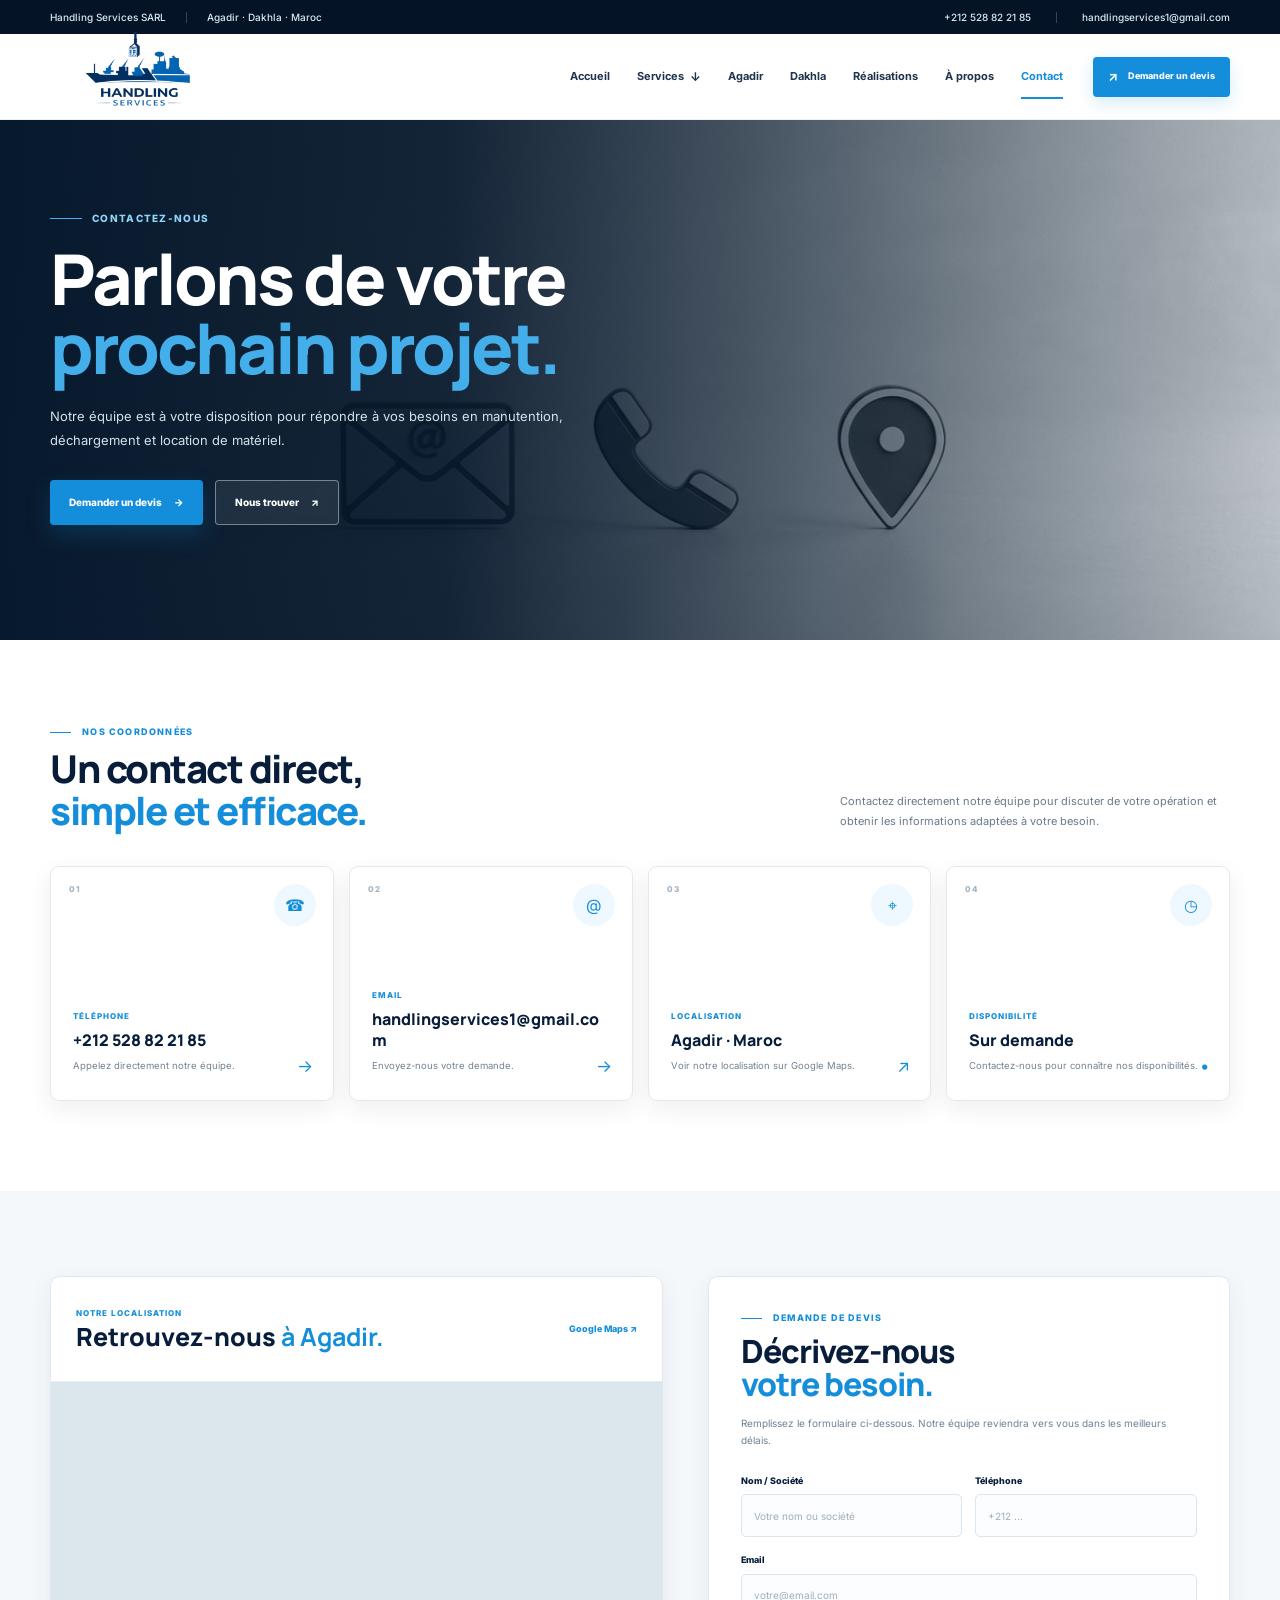
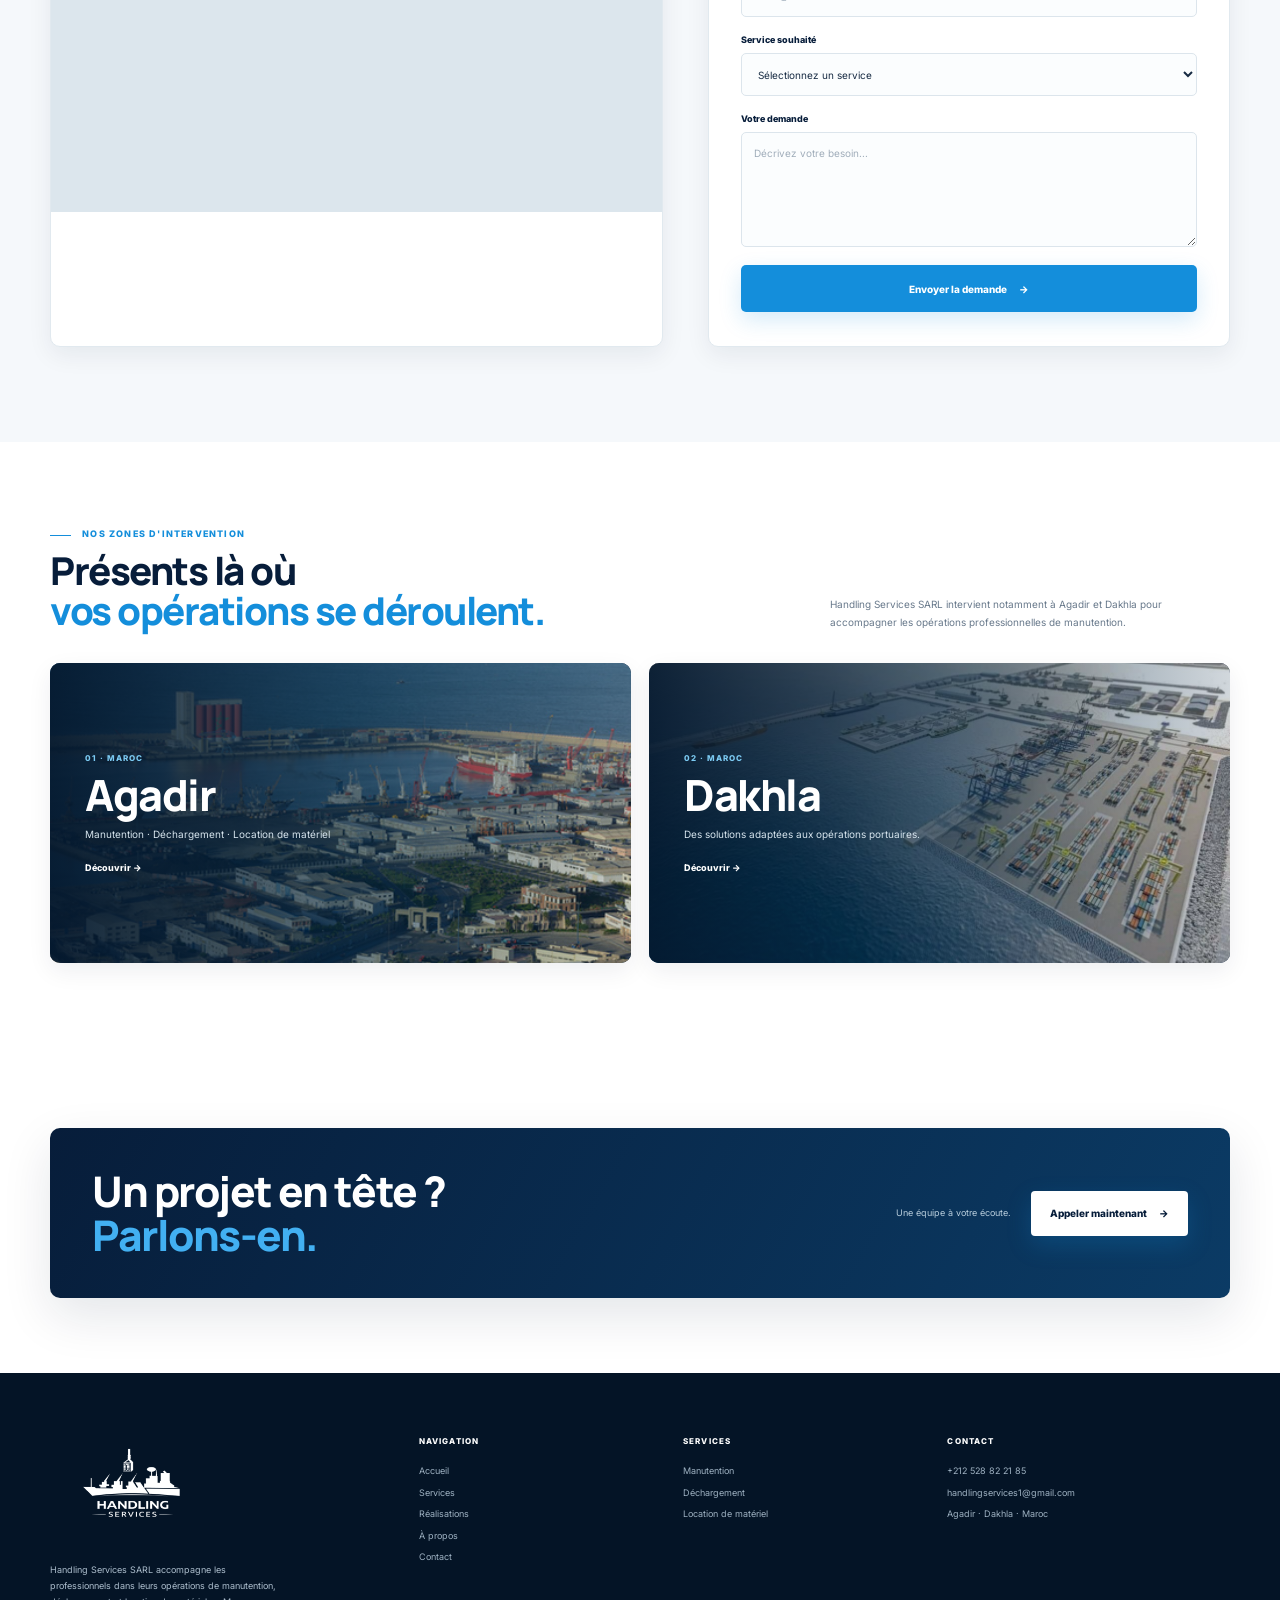
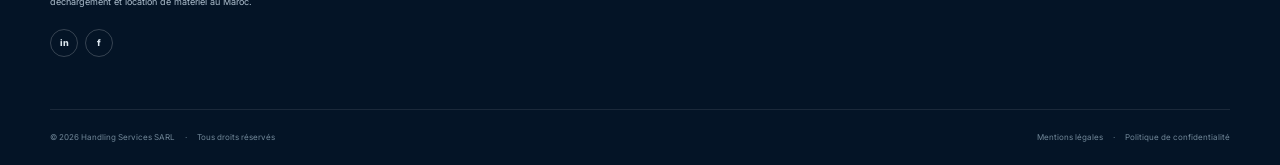
<file: contact.html>
<!DOCTYPE html>
<html lang="fr">

<head>

    <meta charset="UTF-8">

    <meta name="viewport" content="width=device-width, initial-scale=1.0">

    <title>Contact | Handling Services SARL</title>

    <meta name="description"
        content="Contactez Handling Services SARL à Agadir et Dakhla pour vos besoins en manutention, déchargement et location de matériel.">

    <meta name="robots" content="index, follow">

    <link rel="canonical"
        href="https://www.handlingservices.ma/contact.html">

    <link rel="preconnect"
        href="https://fonts.googleapis.com">

    <link rel="preconnect"
        href="https://fonts.gstatic.com"
        crossorigin>

    <link href="https://fonts.googleapis.com/css2?family=Inter:wght@400;500;600;700;800&family=Manrope:wght@500;600;700;800&display=swap"
        rel="stylesheet">


<style>

/* =========================================================
   HANDLING SERVICES SARL
   CONTACT PAGE — ALL CSS INSIDE THIS FILE
========================================================= */

:root {

    --navy: #071d3a;
    --navy-dark: #041426;
    --navy-soft: #0c2949;

    --blue: #148edb;
    --blue-dark: #0877c4;
    --blue-light: #42b0f2;

    --white: #ffffff;

    --text: #172b43;
    --muted: #68798b;

    --light: #f5f8fb;

    --line: #e3eaf0;

    --shadow-sm:
        0 8px 25px rgba(7,29,58,.07);

    --shadow:
        0 18px 50px rgba(7,29,58,.11);

    --shadow-lg:
        0 25px 70px rgba(7,29,58,.17);

    --container: 1180px;
}


/* =========================================================
   RESET
========================================================= */

*,
*::before,
*::after {
    box-sizing: border-box;
    margin: 0;
    padding: 0;
}

html {
    scroll-behavior: smooth;
}

body {

    margin: 0;

    font-family:
        "Inter",
        Arial,
        sans-serif;

    color: var(--text);

    background: #fff;

    line-height: 1.6;

    overflow-x: hidden;
}

img {
    display: block;
    width: 100%;
    max-width: 100%;
}

a {
    color: inherit;
    text-decoration: none;
}

button,
input,
textarea,
select {
    font: inherit;
}

button {
    cursor: pointer;
}

::selection {
    background: var(--blue);
    color: #fff;
}


/* =========================================================
   CONTAINER
========================================================= */

.container {

    width:
        min(
            calc(100% - 64px),
            var(--container)
        );

    margin-inline: auto;
}


/* =========================================================
   TOP BAR
========================================================= */

.topbar {

    height: 34px;

    background:
        var(--navy-dark);

    color:
        #dce8f2;

    font-size: 10px;

    font-weight: 500;
}

.topbar-inner {

    height: 100%;

    display: flex;

    align-items: center;

    justify-content: space-between;
}

.topbar-info,
.topbar-contact {

    display: flex;

    align-items: center;

    gap: 20px;
}

.topbar-contact {
    gap: 25px;
}

.topbar a {
    transition: color .2s ease;
}

.topbar a:hover {
    color: var(--blue-light);
}

.topbar-separator {

    width: 1px;
    height: 11px;

    background:
        rgba(255,255,255,.2);
}


/* =========================================================
   HEADER
========================================================= */

.site-header {

    position: relative;

    z-index: 1000;

    height: 86px;

    background:
        rgba(255,255,255,.98);

    border-bottom:
        1px solid #edf1f4;
}

.header-inner {

    height: 100%;

    display: flex;

    align-items: center;

    justify-content: space-between;

    gap: 30px;
}


/* =========================================================
   LOGO
========================================================= */

.brand {

    display: flex;

    align-items: center;

    flex: 0 0 auto;

    width: 190px;
}

.brand img {

    width: 178px;

    height: auto;

    object-fit: contain;
}


/* =========================================================
   NAVIGATION
========================================================= */

.main-navigation {

    height: 100%;

    display: flex;

    align-items: center;

    justify-content: center;

    gap: 27px;

    margin-left: auto;
}

.nav-link {

    position: relative;

    display: inline-flex;

    align-items: center;

    height: 100%;

    color: #20344c;

    font-size: 11px;

    font-weight: 700;

    white-space: nowrap;

    transition:
        color .2s ease;
}

.nav-link::after {

    content: "";

    position: absolute;

    left: 0;
    right: 0;

    bottom: 20px;

    height: 2px;

    background:
        var(--blue);

    transform:
        scaleX(0);

    transition:
        transform .25s ease;
}

.nav-link:hover,
.nav-link.active {

    color: var(--blue);
}

.nav-link:hover::after,
.nav-link.active::after {

    transform:
        scaleX(1);
}


/* =========================================================
   DROPDOWN
========================================================= */

.nav-item.dropdown {

    position: relative;

    height: 100%;

    display: flex;

    align-items: center;
}

.nav-item.dropdown > .nav-link {

    gap: 6px;
}

.dropdown-arrow {

    font-size: 12px;

    transition:
        transform .25s ease;
}

.nav-item.dropdown:hover
.dropdown-arrow {

    transform:
        rotate(180deg);
}

.dropdown-panel {

    position: absolute;

    top: calc(100% - 1px);

    left: 50%;

    width: 235px;

    padding: 9px;

    background: #fff;

    border:
        1px solid #e8eef3;

    border-radius: 9px;

    box-shadow: var(--shadow);

    opacity: 0;

    visibility: hidden;

    transform:
        translate(-50%,10px);

    transition:
        opacity .2s ease,
        visibility .2s ease,
        transform .2s ease;
}

.nav-item.dropdown:hover
.dropdown-panel {

    opacity: 1;

    visibility: visible;

    transform:
        translate(-50%,0);
}

.dropdown-panel a {

    min-height: 48px;

    display: flex;

    align-items: center;

    gap: 13px;

    padding: 8px 12px;

    border-radius: 6px;

    color: var(--text);

    font-size: 11px;

    font-weight: 700;

    transition:
        background .2s ease,
        color .2s ease,
        padding .2s ease;
}

.dropdown-panel a span {

    width: 25px;

    color: var(--blue);

    font-size: 9px;

    font-weight: 800;
}

.dropdown-panel a:hover {

    background: #f2f7fb;

    color: var(--blue);

    padding-left: 16px;
}


/* =========================================================
   HEADER ACTION
========================================================= */

.header-actions {

    display: flex;

    align-items: center;

    gap: 17px;

    flex: 0 0 auto;
}

.header-quote {

    min-height: 40px;

    padding: 0 15px;

    display: inline-flex;

    align-items: center;

    justify-content: center;

    gap: 10px;

    color: #fff;

    background:
        var(--blue);

    border-radius: 4px;

    font-size: 9px;

    font-weight: 800;

    box-shadow:
        0 6px 18px rgba(20,142,219,.18);

    transition:
        .2s ease;
}

.header-quote strong {
    font-size: 13px;
}

.header-quote:hover {

    background:
        var(--blue-dark);

    transform:
        translateY(-2px);

    box-shadow:
        0 9px 22px rgba(20,142,219,.27);
}


/* =========================================================
   MOBILE BUTTON
========================================================= */

.mobile-menu-button {

    display: none;

    width: 39px;
    height: 39px;

    flex-direction: column;

    align-items: center;
    justify-content: center;

    gap: 5px;

    border:
        1px solid #dce6ed;

    border-radius: 5px;

    background: #fff;
}

.mobile-menu-button span {

    width: 17px;
    height: 1.5px;

    background:
        var(--navy);
}


/* =========================================================
   CONTACT HERO
========================================================= */

.contact-hero {

    position: relative;

    min-height: 520px;

    display: flex;

    align-items: center;

    overflow: hidden;

    background:
        var(--navy);
}

.contact-hero-background {

    position: absolute;

    inset: 0;
}

.contact-hero-background img {

    width: 100%;
    height: 100%;

    object-fit: cover;

    object-position: center;
}

.contact-hero-overlay {

    position: absolute;

    inset: 0;

    background:
        linear-gradient(
            90deg,
            rgba(4,22,42,.98) 0%,
            rgba(4,22,42,.92) 35%,
            rgba(4,22,42,.65) 62%,
            rgba(4,22,42,.22) 100%
        );
}

.contact-hero-inner {

    position: relative;

    z-index: 2;

    min-height: 520px;

    display: flex;

    align-items: center;
}

.contact-hero-content {

    max-width: 650px;

    padding-bottom: 25px;
}

.eyebrow {

    display: flex;

    align-items: center;

    gap: 10px;

    margin-bottom: 18px;

    color:
        #8fd5fa;

    font-size: 10px;

    font-weight: 800;

    letter-spacing: 1.3px;
}

.eyebrow-line {

    width: 32px;
    height: 1px;

    background:
        var(--blue-light);
}

.contact-hero h1 {

    color: #fff;

    font-family:
        "Manrope",
        Arial,
        sans-serif;

    font-size:
        clamp(45px,5.5vw,70px);

    line-height: .98;

    letter-spacing: -3px;

    font-weight: 800;

    margin-bottom: 24px;
}

.contact-hero h1 span {

    display: block;

    color:
        #43aee9;
}

.contact-hero-content > p {

    max-width: 540px;

    color:
        #d4e1eb;

    font-size: 13px;

    line-height: 1.8;

    margin-bottom: 28px;
}

.contact-hero-actions {

    display: flex;

    gap: 12px;

    flex-wrap: wrap;
}


/* =========================================================
   BUTTONS
========================================================= */

.btn-primary,
.btn-secondary {

    min-height: 45px;

    padding: 0 19px;

    display: inline-flex;

    align-items: center;

    justify-content: center;

    gap: 12px;

    border-radius: 4px;

    font-size: 10px;

    font-weight: 800;

    transition:
        .25s ease;
}

.btn-primary {

    color: #fff;

    background:
        var(--blue);

    box-shadow:
        0 9px 24px rgba(20,142,219,.22);
}

.btn-primary:hover {

    background:
        var(--blue-dark);

    transform:
        translateY(-3px);
}

.btn-secondary {

    color: #fff;

    background:
        rgba(255,255,255,.08);

    border:
        1px solid rgba(255,255,255,.4);

    backdrop-filter:
        blur(5px);
}

.btn-secondary:hover {

    color:
        var(--navy);

    background:
        #fff;

    transform:
        translateY(-3px);
}


/* =========================================================
   CONTACT INFO
========================================================= */

.contact-info-section {

    padding:
        85px 0 90px;

    background:
        #fff;
}

.contact-section-header {

    display: flex;

    align-items: flex-end;

    justify-content: space-between;

    gap: 30px;

    margin-bottom: 35px;
}

.section-kicker {

    margin-bottom: 9px;

    color:
        var(--blue);

    font-size: 9px;

    font-weight: 800;

    letter-spacing: 1.2px;
}

.section-kicker::before {

    content: "";

    display: inline-block;

    width: 21px;

    height: 1px;

    margin-right: 8px;

    vertical-align: middle;

    background:
        var(--blue);
}

.contact-section-header h2 {

    color:
        var(--navy);

    font-family:
        "Manrope",
        Arial,
        sans-serif;

    font-size:
        clamp(30px,3vw,42px);

    line-height: 1.08;

    letter-spacing: -1.5px;

    font-weight: 800;
}

.contact-section-header h2 span {

    display: block;

    color:
        var(--blue);
}

.contact-section-header > p {

    max-width: 390px;

    color:
        var(--muted);

    font-size: 11px;

    line-height: 1.8;
}


/* =========================================================
   INFO GRID
========================================================= */

.contact-info-grid {

    display: grid;

    grid-template-columns:
        repeat(4,1fr);

    gap: 15px;
}

.contact-card {

    position: relative;

    min-height: 235px;

    overflow: hidden;

    padding: 27px 22px;

    display: flex;

    flex-direction: column;

    justify-content: flex-end;

    background:
        #fff;

    border:
        1px solid #e2eaf0;

    border-radius: 9px;

    box-shadow:
        var(--shadow-sm);

    transition:
        transform .35s ease,
        box-shadow .35s ease,
        border-color .35s ease;
}

.contact-card:hover {

    transform:
        translateY(-8px);

    box-shadow:
        var(--shadow-lg);

    border-color:
        rgba(20,142,219,.35);
}

.contact-card-number {

    position: absolute;

    top: 16px;
    left: 18px;

    color:
        #a2b2c0;

    font-size: 8px;

    font-weight: 800;

    letter-spacing: 1px;
}

.contact-card-icon {

    position: absolute;

    top: 17px;
    right: 17px;

    width: 42px;
    height: 42px;

    display: flex;

    align-items: center;
    justify-content: center;

    color:
        var(--blue);

    background:
        #eef8fe;

    border-radius: 50%;

    font-size: 16px;

    transition:
        .3s ease;
}

.contact-card:hover
.contact-card-icon {

    color: #fff;

    background:
        var(--blue);

    transform:
        rotate(8deg) scale(1.05);
}

.contact-card-label {

    display: block;

    margin-bottom: 7px;

    color:
        var(--blue);

    font-size: 8px;

    font-weight: 800;

    letter-spacing: 1px;
}

.contact-card h3 {

    color:
        var(--navy);

    font-family:
        "Manrope",
        Arial,
        sans-serif;

    font-size: 16px;

    line-height: 1.3;

    font-weight: 800;

    margin-bottom: 7px;

    word-break: break-word;
}

.contact-card p {

    color:
        #728292;

    font-size: 9.5px;

    line-height: 1.65;
}

.contact-card-arrow {

    position: absolute;

    right: 20px;
    bottom: 20px;

    color:
        var(--blue);

    font-size: 17px;

    transition:
        transform .25s ease;
}

.contact-card:hover
.contact-card-arrow {

    transform:
        translateX(5px);
}


/* =========================================================
   MAP + FORM
========================================================= */

.contact-main-section {

    padding:
        85px 0 95px;

    background:
        var(--light);
}

.contact-main-grid {

    display: grid;

    grid-template-columns:
        1.08fr .92fr;

    gap: 45px;

    align-items: stretch;
}


/* =========================================================
   MAP
========================================================= */

.contact-map-wrapper {

    overflow: hidden;

    background:
        #fff;

    border:
        1px solid #e1e9ef;

    border-radius: 10px;

    box-shadow:
        var(--shadow-sm);
}

.contact-map-header {

    min-height: 105px;

    padding:
        22px 25px;

    display: flex;

    align-items: center;

    justify-content: space-between;

    gap: 20px;

    border-bottom:
        1px solid #e7edf2;
}

.contact-map-header > div > span {

    display: block;

    margin-bottom: 4px;

    color:
        var(--blue);

    font-size: 8px;

    font-weight: 800;

    letter-spacing: 1px;
}

.contact-map-header h2 {

    color:
        var(--navy);

    font-family:
        "Manrope",
        Arial,
        sans-serif;

    font-size: 25px;

    line-height: 1.15;

    font-weight: 800;
}

.contact-map-header h2 strong {

    color:
        var(--blue);
}

.contact-map-header > a {

    color:
        var(--blue);

    font-size: 9px;

    font-weight: 800;

    white-space: nowrap;

    transition:
        .2s ease;
}

.contact-map-header > a:hover {

    color:
        var(--navy);

    transform:
        translateX(3px);
}

.contact-map {

    position: relative;

    height: 430px;

    background:
        #dce6ed;
}

.contact-map iframe {

    width: 100%;
    height: 100%;

    display: block;

    border: 0;
}


/* =========================================================
   FORM
========================================================= */

.contact-form-wrapper {

    padding:
        34px 32px;

    background:
        #fff;

    border:
        1px solid #e1e9ef;

    border-radius: 10px;

    box-shadow:
        var(--shadow-sm);
}

.contact-form-wrapper h2 {

    color:
        var(--navy);

    font-family:
        "Manrope",
        Arial,
        sans-serif;

    font-size: 32px;

    line-height: 1.05;

    letter-spacing: -1px;

    font-weight: 800;

    margin-bottom: 13px;
}

.contact-form-wrapper h2 span {

    display: block;

    color:
        var(--blue);
}

.contact-form-intro {

    color:
        #718192;

    font-size: 10px;

    line-height: 1.7;

    margin-bottom: 25px;
}

.contact-form {

    display: flex;

    flex-direction: column;

    gap: 16px;
}

.form-row {

    display: grid;

    grid-template-columns:
        1fr 1fr;

    gap: 13px;
}

.form-group {

    display: flex;

    flex-direction: column;

    gap: 6px;
}

.form-group label {

    color:
        var(--navy);

    font-size: 9px;

    font-weight: 800;
}

.form-group input,
.form-group textarea,
.form-group select {

    width: 100%;

    border:
        1px solid #dce5ec;

    border-radius: 5px;

    outline: none;

    background:
        #fbfdfe;

    color:
        var(--text);

    font-size: 10px;

    transition:
        border-color .2s ease,
        box-shadow .2s ease,
        background .2s ease;
}

.form-group input,
.form-group select {

    height: 43px;

    padding:
        0 12px;
}

.form-group textarea {

    min-height: 115px;

    padding:
        12px;

    resize: vertical;
}

.form-group input:focus,
.form-group textarea:focus,
.form-group select:focus {

    border-color:
        var(--blue);

    background:
        #fff;

    box-shadow:
        0 0 0 3px rgba(20,142,219,.08);
}

.form-group input::placeholder,
.form-group textarea::placeholder {

    color:
        #a0adba;
}

.contact-submit {

    min-height: 47px;

    display: flex;

    align-items: center;

    justify-content: center;

    gap: 12px;

    margin-top: 2px;

    border: 0;

    border-radius: 5px;

    color:
        #fff;

    background:
        var(--blue);

    font-size: 10px;

    font-weight: 800;

    box-shadow:
        0 8px 22px rgba(20,142,219,.18);

    transition:
        .25s ease;
}

.contact-submit:hover {

    background:
        var(--blue-dark);

    transform:
        translateY(-2px);

    box-shadow:
        0 11px 27px rgba(20,142,219,.25);
}


/* =========================================================
   LOCATIONS
========================================================= */

.contact-locations-section {

    padding:
        85px 0 90px;

    background:
        #fff;
}

.contact-locations-heading {

    display: flex;

    align-items: flex-end;

    justify-content: space-between;

    gap: 35px;

    margin-bottom: 32px;
}

.contact-locations-heading h2 {

    color:
        var(--navy);

    font-family:
        "Manrope",
        Arial,
        sans-serif;

    font-size:
        clamp(31px,3vw,43px);

    line-height: 1.05;

    letter-spacing: -1.5px;

    font-weight: 800;
}

.contact-locations-heading h2 span {

    display: block;

    color:
        var(--blue);
}

.contact-locations-heading p {

    max-width: 400px;

    color:
        var(--muted);

    font-size: 10px;

    line-height: 1.8;
}

.contact-location-grid {

    display: grid;

    grid-template-columns:
        repeat(2,1fr);

    gap: 18px;
}

.contact-location {

    position: relative;

    min-height: 300px;

    overflow: hidden;

    display: block;

    border-radius: 10px;

    background:
        var(--navy);

    box-shadow:
        var(--shadow-sm);

    transition:
        transform .35s ease,
        box-shadow .35s ease;
}

.contact-location:hover {

    transform:
        translateY(-7px);

    box-shadow:
        var(--shadow-lg);
}

.contact-location img {

    position: absolute;

    inset: 0;

    width: 100%;
    height: 100%;

    object-fit: cover;

    transition:
        transform .7s ease;
}

.contact-location:hover img {

    transform:
        scale(1.06);
}

.contact-location-overlay {

    position: absolute;

    inset: 0;

    background:
        linear-gradient(
            90deg,
            rgba(4,25,47,.95),
            rgba(4,38,65,.62),
            rgba(4,38,65,.18)
        );
}

.contact-location-content {

    position: relative;

    z-index: 2;

    min-height: 300px;

    padding:
        35px;

    display: flex;

    flex-direction: column;

    align-items: flex-start;

    justify-content: center;
}

.contact-location-content > span {

    color:
        #7ccbf3;

    font-size: 8px;

    font-weight: 800;

    letter-spacing: 1px;

    margin-bottom: 8px;
}

.contact-location-content h3 {

    color:
        #fff;

    font-family:
        "Manrope",
        Arial,
        sans-serif;

    font-size: 43px;

    line-height: 1;

    letter-spacing: -1.5px;

    font-weight: 800;

    margin-bottom: 10px;
}

.contact-location-content p {

    max-width: 330px;

    color:
        #d6e4ed;

    font-size: 10px;

    line-height: 1.7;

    margin-bottom: 18px;
}

.contact-location-content strong {

    color:
        #fff;

    font-size: 9px;

    font-weight: 800;

    transition:
        color .2s ease,
        transform .2s ease;
}

.contact-location:hover
.contact-location-content strong {

    color:
        #72c8f2;

    transform:
        translateX(5px);
}


/* =========================================================
   FINAL CTA
========================================================= */

.final-cta {

    padding:
        75px 0;

    background:
        #fff;
}

.final-cta-inner {

    min-height: 170px;

    padding:
        35px 42px;

    display: flex;

    align-items: center;

    justify-content: space-between;

    gap: 40px;

    border-radius: 10px;

    background:
        linear-gradient(
            120deg,
            #071d3a,
            #0b3b65
        );

    box-shadow:
        var(--shadow);
}

.final-cta h2 {

    max-width: 570px;

    color:
        #fff;

    font-family:
        "Manrope",
        Arial,
        sans-serif;

    font-size:
        clamp(30px,3.3vw,43px);

    line-height: 1.05;

    letter-spacing: -1.5px;

    font-weight: 800;
}

.final-cta h2 span {

    display: block;

    color:
        var(--blue-light);
}

.final-cta-action {

    display: flex;

    align-items: center;

    gap: 20px;
}

.final-cta-action p {

    color:
        #b9cedd;

    font-size: 9px;

    white-space: nowrap;
}

.final-cta .btn-primary {

    background:
        #fff;

    color:
        var(--navy);
}

.final-cta .btn-primary:hover {

    background:
        var(--blue);

    color:
        #fff;
}


/* =========================================================
   FOOTER
========================================================= */

.site-footer {

    color:
        #fff;

    background:
        var(--navy-dark);
}

.footer-main {

    display: grid;

    grid-template-columns:
        1.5fr 1fr 1fr 1.35fr;

    gap: 55px;

    padding-top: 62px;

    padding-bottom: 52px;
}

.footer-brand img {

    width: 165px;

    margin-bottom: 17px;

    filter:
        brightness(0) invert(1);
}

.footer-brand p {

    max-width: 235px;

    color:
        #aebfce;

    font-size: 9px;

    line-height: 1.75;

    margin-bottom: 19px;
}

.footer-social {

    display: flex;

    gap: 7px;
}

.footer-social a {

    width: 28px;
    height: 28px;

    display: flex;

    align-items: center;
    justify-content: center;

    border:
        1px solid rgba(255,255,255,.2);

    border-radius: 50%;

    color:
        #dce7ef;

    font-size: 9px;

    font-weight: 800;

    transition:
        .2s ease;
}

.footer-social a:hover {

    background:
        var(--blue);

    border-color:
        var(--blue);
}

.footer-column {

    display: flex;

    flex-direction: column;

    align-items: flex-start;

    gap: 8px;
}

.footer-column h3 {

    margin-bottom: 8px;

    color:
        #fff;

    font-size: 8px;

    font-weight: 800;

    letter-spacing: 1.1px;
}

.footer-column a,
.footer-column span {

    color:
        #9fb2c2;

    font-size: 9px;

    line-height: 1.5;

    transition:
        color .2s ease;
}

.footer-column a:hover {

    color:
        var(--blue-light);
}

.footer-bottom {

    min-height: 56px;

    display: flex;

    align-items: center;

    justify-content: space-between;

    gap: 20px;

    border-top:
        1px solid rgba(255,255,255,.09);

    color:
        #718798;

    font-size: 8px;
}

.footer-bottom div {

    display: flex;

    align-items: center;

    gap: 10px;
}

.footer-bottom a:hover {

    color:
        #fff;
}


/* =========================================================
   SCROLL ANIMATION
========================================================= */

.reveal {

    opacity: 0;

    transform:
        translateY(35px);

    transition:
        opacity .7s ease,
        transform .7s ease;
}

.reveal.visible {

    opacity: 1;

    transform:
        translateY(0);
}


/* =========================================================
   RESPONSIVE — 1000px
========================================================= */

@media (max-width: 1000px) {

    .container {
        width:
            calc(100% - 44px);
    }

    .main-navigation {
        gap: 17px;
    }

    .nav-link {
        font-size: 9px;
    }

    .contact-info-grid {
        grid-template-columns:
            repeat(2,1fr);
    }

    .contact-main-grid {
        grid-template-columns:
            1fr;
    }

    .contact-map {
        height: 400px;
    }

    .footer-main {
        grid-template-columns:
            1.5fr 1fr 1fr;
    }

    .footer-contact {
        grid-column:
            1 / -1;
    }
}


/* =========================================================
   TABLET
========================================================= */

@media (max-width: 800px) {

    .topbar {
        display: none;
    }

    .site-header {
        height: 76px;
    }

    .brand {
        width: 160px;
    }

    .brand img {
        width: 150px;
    }

    .main-navigation {
        display: none;
    }

    .header-actions {
        margin-left: auto;
        margin-right: 53px;
    }

    .mobile-menu-button {

        display: flex;

        position: absolute;

        top: 18px;
        right: 18px;
    }

    .contact-hero,
    .contact-hero-inner {
        min-height: 610px;
    }

    .contact-hero-content {
        max-width: 680px;
    }

    .contact-section-header,
    .contact-locations-heading {

        flex-direction: column;

        align-items: flex-start;
    }

    .contact-location-grid {
        grid-template-columns:
            1fr;
    }

    .final-cta-inner {

        flex-direction: column;

        align-items: flex-start;
    }
}


/* =========================================================
   MOBILE
========================================================= */

@media (max-width: 600px) {

    .container {
        width:
            calc(100% - 30px);
    }

    .site-header {
        height: 70px;
    }

    .brand {
        width: 140px;
    }

    .brand img {
        width: 130px;
    }

    .header-actions {
        margin-right: 48px;
    }

    .header-quote {

        min-height: 36px;

        width: 37px;

        padding: 0;
    }

    .header-quote span {
        display: none;
    }

    .mobile-menu-button {

        top: 15px;
        right: 15px;

        width: 38px;
        height: 38px;
    }


    /* HERO */

    .contact-hero,
    .contact-hero-inner {
        min-height: 620px;
    }

    .contact-hero-inner {
        align-items: flex-start;

        padding-top: 70px;
    }

    .contact-hero h1 {

        font-size:
            clamp(39px,12vw,55px);

        letter-spacing:
            -2px;
    }

    .contact-hero-content > p {
        font-size: 11px;
    }

    .contact-hero-actions {

        flex-direction: column;

        align-items: stretch;
    }

    .contact-hero-actions a {
        width: 100%;
    }


    /* INFO */

    .contact-info-section,
    .contact-main-section,
    .contact-locations-section {
        padding:
            60px 0;
    }

    .contact-info-grid {
        grid-template-columns:
            1fr;
    }

    .contact-card {
        min-height: 205px;
    }


    /* MAP */

    .contact-map-header {

        align-items: flex-start;

        flex-direction: column;

        gap: 12px;
    }

    .contact-map {
        height: 320px;
    }


    /* FORM */

    .contact-form-wrapper {
        padding:
            27px 20px;
    }

    .contact-form-wrapper h2 {
        font-size: 29px;
    }

    .form-row {
        grid-template-columns:
            1fr;
    }


    /* LOCATIONS */

    .contact-location,
    .contact-location-content {
        min-height: 260px;
    }

    .contact-location-content {
        padding:
            27px;
    }

    .contact-location-content h3 {
        font-size: 36px;
    }


    /* CTA */

    .final-cta {
        padding:
            45px 0;
    }

    .final-cta-inner {
        padding:
            30px 23px;
    }

    .final-cta h2 {
        font-size:
            31px;
    }

    .final-cta-action {

        flex-direction: column;

        align-items: flex-start;

        gap: 13px;
    }


    /* FOOTER */

    .footer-main {

        grid-template-columns:
            1fr 1fr;

        gap:
            40px 25px;

        padding-top:
            50px;
    }

    .footer-brand {
        grid-column:
            1 / -1;
    }

    .footer-contact {
        grid-column:
            auto;
    }

    .footer-bottom {

        min-height: auto;

        padding:
            18px 0;

        flex-direction: column;

        align-items: flex-start;
    }
}


/* =========================================================
   SMALL MOBILE
========================================================= */

@media (max-width: 430px) {

    .container {
        width:
            calc(100% - 24px);
    }

    .footer-main {
        grid-template-columns:
            1fr;
    }

    .footer-brand,
    .footer-contact {
        grid-column:
            auto;
    }

}

</style>

</head>


<body>


<!-- =========================================================
     TOP BAR
========================================================= -->

<div class="topbar">

    <div class="container topbar-inner">

        <div class="topbar-info">

            <span>
                Handling Services SARL
            </span>

            <span class="topbar-separator"></span>

            <span>
                Agadir · Dakhla · Maroc
            </span>

        </div>


        <div class="topbar-contact">

            <a href="tel:+212528822185">
                +212 528 82 21 85
            </a>

            <span class="topbar-separator"></span>

            <a href="mailto:handlingservices1@gmail.com">
                handlingservices1@gmail.com
            </a>

        </div>

    </div>

</div>



<!-- =========================================================
     HEADER
========================================================= -->

<header class="site-header">

    <div class="container header-inner">


        <a href="index.html" class="brand">

            <img
                src="images/logo.webp"
                alt="Handling Services SARL">

        </a>



        <nav class="main-navigation">


            <a
                href="index.html"
                class="nav-link">

                Accueil

            </a>


            <div class="nav-item dropdown">

                <a
                    href="services.html"
                    class="nav-link">

                    Services

                    <span class="dropdown-arrow">
                        ↓
                    </span>

                </a>


                <div class="dropdown-panel">

                    <a href="services.html#manutention">

                        <span>01</span>

                        Manutention

                    </a>

                    <a href="services.html#dechargement">

                        <span>02</span>

                        Déchargement

                    </a>

                    <a href="services.html#location">

                        <span>03</span>

                        Location de matériel

                    </a>

                </div>

            </div>


            <a
                href="agadir.html"
                class="nav-link">

                Agadir

            </a>


            <a
                href="dakhla.html"
                class="nav-link">

                Dakhla

            </a>


            <a
                href="realisations.html"
                class="nav-link">

                Réalisations

            </a>


            <a
                href="about.html"
                class="nav-link">

                À propos

            </a>


            <a
                href="contact.html"
                class="nav-link active">

                Contact

            </a>

        </nav>



        <div class="header-actions">

            <a
                href="devis.html"
                class="header-quote">

                <strong>↗</strong>

                <span>
                    Demander un devis
                </span>

            </a>

        </div>



        <button
            class="mobile-menu-button"
            type="button"
            aria-label="Menu">

            <span></span>
            <span></span>
            <span></span>

        </button>

    </div>

</header>



<!-- =========================================================
     HERO
========================================================= -->

<section class="contact-hero">

    <div class="contact-hero-background">

        <img
            src="images/contact.webp"
            alt="Contact Handling Services SARL">

    </div>


    <div class="contact-hero-overlay"></div>


    <div class="container contact-hero-inner">

        <div class="contact-hero-content">

            <div class="eyebrow">

                <span class="eyebrow-line"></span>

                CONTACTEZ-NOUS

            </div>


            <h1>

                Parlons de votre
                <span>prochain projet.</span>

            </h1>


            <p>

                Notre équipe est à votre disposition
                pour répondre à vos besoins en
                manutention, déchargement et
                location de matériel.

            </p>


            <div class="contact-hero-actions">

                <a
                    href="devis.html"
                    class="btn-primary">

                    Demander un devis

                    <span>→</span>

                </a>


                <a
                    href="https://maps.app.goo.gl/4jvUzSo5U5Q7tLCw9?g_st=aw"
                    target="_blank"
                    rel="noopener noreferrer"
                    class="btn-secondary">

                    Nous trouver

                    <span>↗</span>

                </a>

            </div>

        </div>

    </div>

</section>



<!-- =========================================================
     CONTACT INFORMATION
========================================================= -->

<section class="contact-info-section">

    <div class="container">


        <div class="contact-section-header">

            <div>

                <div class="section-kicker">
                    NOS COORDONNÉES
                </div>

                <h2>

                    Un contact direct,
                    <span>simple et efficace.</span>

                </h2>

            </div>


            <p>

                Contactez directement notre équipe
                pour discuter de votre opération et
                obtenir les informations adaptées
                à votre besoin.

            </p>

        </div>



        <div class="contact-info-grid">


            <a
                href="tel:+212528822185"
                class="contact-card reveal">

                <span class="contact-card-number">
                    01
                </span>

                <span class="contact-card-icon">
                    ☎
                </span>

                <span class="contact-card-label">
                    TÉLÉPHONE
                </span>

                <h3>
                    +212 528 82 21 85
                </h3>

                <p>
                    Appelez directement notre équipe.
                </p>

                <span class="contact-card-arrow">
                    →
                </span>

            </a>



            <a
                href="mailto:handlingservices1@gmail.com"
                class="contact-card reveal">

                <span class="contact-card-number">
                    02
                </span>

                <span class="contact-card-icon">
                    @
                </span>

                <span class="contact-card-label">
                    EMAIL
                </span>

                <h3>
                    handlingservices1@gmail.com
                </h3>

                <p>
                    Envoyez-nous votre demande.
                </p>

                <span class="contact-card-arrow">
                    →
                </span>

            </a>



            <a
                href="https://maps.app.goo.gl/4jvUzSo5U5Q7tLCw9?g_st=aw"
                target="_blank"
                rel="noopener noreferrer"
                class="contact-card reveal">

                <span class="contact-card-number">
                    03
                </span>

                <span class="contact-card-icon">
                    ⌖
                </span>

                <span class="contact-card-label">
                    LOCALISATION
                </span>

                <h3>
                    Agadir · Maroc
                </h3>

                <p>
                    Voir notre localisation sur Google Maps.
                </p>

                <span class="contact-card-arrow">
                    ↗
                </span>

            </a>



            <div class="contact-card reveal">

                <span class="contact-card-number">
                    04
                </span>

                <span class="contact-card-icon">
                    ◷
                </span>

                <span class="contact-card-label">
                    DISPONIBILITÉ
                </span>

                <h3>
                    Sur demande
                </h3>

                <p>
                    Contactez-nous pour connaître
                    nos disponibilités.
                </p>

                <span class="contact-card-arrow">
                    •
                </span>

            </div>

        </div>

    </div>

</section>



<!-- =========================================================
     MAP + CONTACT
========================================================= -->

<section class="contact-main-section">

    <div class="container contact-main-grid">


        <!-- MAP -->

        <div class="contact-map-wrapper reveal">

            <div class="contact-map-header">

                <div>

                    <span>
                        NOTRE LOCALISATION
                    </span>

                    <h2>

                        Retrouvez-nous
                        <strong>à Agadir.</strong>

                    </h2>

                </div>


                <a
                    href="https://maps.app.goo.gl/4jvUzSo5U5Q7tLCw9?g_st=aw"
                    target="_blank"
                    rel="noopener noreferrer">

                    Google Maps ↗

                </a>

            </div>


            <div class="contact-map">

                <iframe
                    src="https://www.google.com/maps?q=Agadir%2C%20Morocco&output=embed"
                    loading="lazy"
                    allowfullscreen
                    referrerpolicy="no-referrer-when-downgrade">
                </iframe>

            </div>

        </div>



        <!-- FORM -->

        <div class="contact-form-wrapper reveal">

            <div class="section-kicker">
                DEMANDE DE DEVIS
            </div>


            <h2>

                Décrivez-nous
                <span>votre besoin.</span>

            </h2>


            <p class="contact-form-intro">

                Remplissez le formulaire ci-dessous.
                Notre équipe reviendra vers vous
                dans les meilleurs délais.

            </p>


            <form
                class="contact-form"
                action="devis.html"
                method="get">


                <div class="form-row">


                    <div class="form-group">

                        <label for="name">
                            Nom / Société
                        </label>

                        <input
                            type="text"
                            id="name"
                            name="name"
                            placeholder="Votre nom ou société"
                            required>

                    </div>


                    <div class="form-group">

                        <label for="phone">
                            Téléphone
                        </label>

                        <input
                            type="tel"
                            id="phone"
                            name="phone"
                            placeholder="+212 ..."
                            required>

                    </div>

                </div>



                <div class="form-group">

                    <label for="email">
                        Email
                    </label>

                    <input
                        type="email"
                        id="email"
                        name="email"
                        placeholder="votre@email.com"
                        required>

                </div>



                <div class="form-group">

                    <label for="service">
                        Service souhaité
                    </label>

                    <select
                        id="service"
                        name="service"
                        required>

                        <option value="">
                            Sélectionnez un service
                        </option>

                        <option value="manutention">
                            Manutention
                        </option>

                        <option value="dechargement">
                            Déchargement
                        </option>

                        <option value="location">
                            Location de matériel
                        </option>

                        <option value="autre">
                            Autre demande
                        </option>

                    </select>

                </div>



                <div class="form-group">

                    <label for="message">
                        Votre demande
                    </label>

                    <textarea
                        id="message"
                        name="message"
                        rows="5"
                        placeholder="Décrivez votre besoin..."
                        required></textarea>

                </div>



                <button
                    type="submit"
                    class="contact-submit">

                    Envoyer la demande

                    <span>→</span>

                </button>

            </form>

        </div>

    </div>

</section>



<!-- =========================================================
     LOCATIONS
========================================================= -->

<section class="contact-locations-section">

    <div class="container">


        <div class="section-kicker">
            NOS ZONES D'INTERVENTION
        </div>


        <div class="contact-locations-heading">

            <h2>

                Présents là où
                <span>vos opérations se déroulent.</span>

            </h2>


            <p>

                Handling Services SARL intervient
                notamment à Agadir et Dakhla pour
                accompagner les opérations
                professionnelles de manutention.

            </p>

        </div>



        <div class="contact-location-grid">


            <a
                href="agadir.html"
                class="contact-location reveal">

                <img
                    src="images/agadir.webp"
                    alt="Handling Services à Agadir"
                    loading="lazy">

                <div class="contact-location-overlay"></div>


                <div class="contact-location-content">

                    <span>
                        01 · MAROC
                    </span>

                    <h3>
                        Agadir
                    </h3>

                    <p>
                        Manutention · Déchargement ·
                        Location de matériel
                    </p>

                    <strong>
                        Découvrir →
                    </strong>

                </div>

            </a>



            <a
                href="dakhla.html"
                class="contact-location reveal">

                <img
                    src="images/dakhla.webp"
                    alt="Handling Services à Dakhla"
                    loading="lazy">

                <div class="contact-location-overlay"></div>


                <div class="contact-location-content">

                    <span>
                        02 · MAROC
                    </span>

                    <h3>
                        Dakhla
                    </h3>

                    <p>
                        Des solutions adaptées
                        aux opérations portuaires.
                    </p>

                    <strong>
                        Découvrir →
                    </strong>

                </div>

            </a>

        </div>

    </div>

</section>



<!-- =========================================================
     FINAL CTA
========================================================= -->

<section class="final-cta">

    <div class="container">

        <div class="final-cta-inner reveal">

            <h2>

                Un projet en tête ?
                <span>Parlons-en.</span>

            </h2>


            <div class="final-cta-action">

                <p>
                    Une équipe à votre écoute.
                </p>


                <a
                    href="tel:+212528822185"
                    class="btn-primary">

                    Appeler maintenant

                    <span>→</span>

                </a>

            </div>

        </div>

    </div>

</section>



<!-- =========================================================
     FOOTER
========================================================= -->

<footer class="site-footer">

    <div class="container footer-main">


        <div class="footer-brand">

            <img
                src="images/logo.webp"
                alt="Handling Services SARL">

            <p>

                Handling Services SARL accompagne
                les professionnels dans leurs opérations
                de manutention, déchargement et
                location de matériel au Maroc.

            </p>


            <div class="footer-social">

                <a
                    href="#"
                    aria-label="LinkedIn">

                    in

                </a>

                <a
                    href="#"
                    aria-label="Facebook">

                    f

                </a>

            </div>

        </div>



        <div class="footer-column">

            <h3>
                NAVIGATION
            </h3>

            <a href="index.html">
                Accueil
            </a>

            <a href="services.html">
                Services
            </a>

            <a href="realisations.html">
                Réalisations
            </a>

            <a href="about.html">
                À propos
            </a>

            <a href="contact.html">
                Contact
            </a>

        </div>



        <div class="footer-column">

            <h3>
                SERVICES
            </h3>

            <a href="services.html#manutention">
                Manutention
            </a>

            <a href="services.html#dechargement">
                Déchargement
            </a>

            <a href="services.html#location">
                Location de matériel
            </a>

        </div>



        <div class="footer-column footer-contact">

            <h3>
                CONTACT
            </h3>

            <a href="tel:+212528822185">
                +212 528 82 21 85
            </a>

            <a href="mailto:handlingservices1@gmail.com">
                handlingservices1@gmail.com
            </a>

            <span>
                Agadir · Dakhla · Maroc
            </span>

        </div>

    </div>



    <div class="container footer-bottom">

        <div>

            <span>
                © 2026 Handling Services SARL
            </span>

            <span>·</span>

            <span>
                Tous droits réservés
            </span>

        </div>


        <div>

            <a href="#">
                Mentions légales
            </a>

            <span>·</span>

            <a href="#">
                Politique de confidentialité
            </a>

        </div>

    </div>

</footer>



<!-- =========================================================
     JAVASCRIPT
========================================================= -->

<script>

document.addEventListener("DOMContentLoaded", function () {


    /* =====================================================
       SCROLL REVEAL
    ===================================================== */

    const revealElements =
        document.querySelectorAll(".reveal");


    const revealObserver =
        new IntersectionObserver(

            function(entries) {

                entries.forEach(function(entry) {

                    if (entry.isIntersecting) {

                        entry.target.classList.add("visible");

                        revealObserver.unobserve(
                            entry.target
                        );

                    }

                });

            },

            {
                threshold: 0.12
            }

        );


    revealElements.forEach(function(element) {

        revealObserver.observe(element);

    });



    /* =====================================================
       MOBILE MENU
    ===================================================== */

    const menuButton =
        document.querySelector(".mobile-menu-button");

    const navigation =
        document.querySelector(".main-navigation");


    if (menuButton && navigation) {

        menuButton.addEventListener(
            "click",
            function() {

                const opened =
                    navigation.classList.toggle(
                        "mobile-open"
                    );

                if (opened) {

                    navigation.style.display = "flex";

                    navigation.style.position =
                        "absolute";

                    navigation.style.top =
                        "70px";

                    navigation.style.left =
                        "0";

                    navigation.style.right =
                        "0";

                    navigation.style.height =
                        "auto";

                    navigation.style.padding =
                        "15px";

                    navigation.style.background =
                        "#fff";

                    navigation.style.flexDirection =
                        "column";

                    navigation.style.alignItems =
                        "stretch";

                    navigation.style.gap =
                        "0";

                    navigation.style.boxShadow =
                        "0 15px 35px rgba(7,29,58,.12)";

                    navigation
                        .querySelectorAll(".nav-link")
                        .forEach(function(link) {

                            link.style.height =
                                "48px";

                        });

                } else {

                    navigation.removeAttribute(
                        "style"
                    );

                }

            }
        );

    }

});

</script>


</body>
</html>
</file>
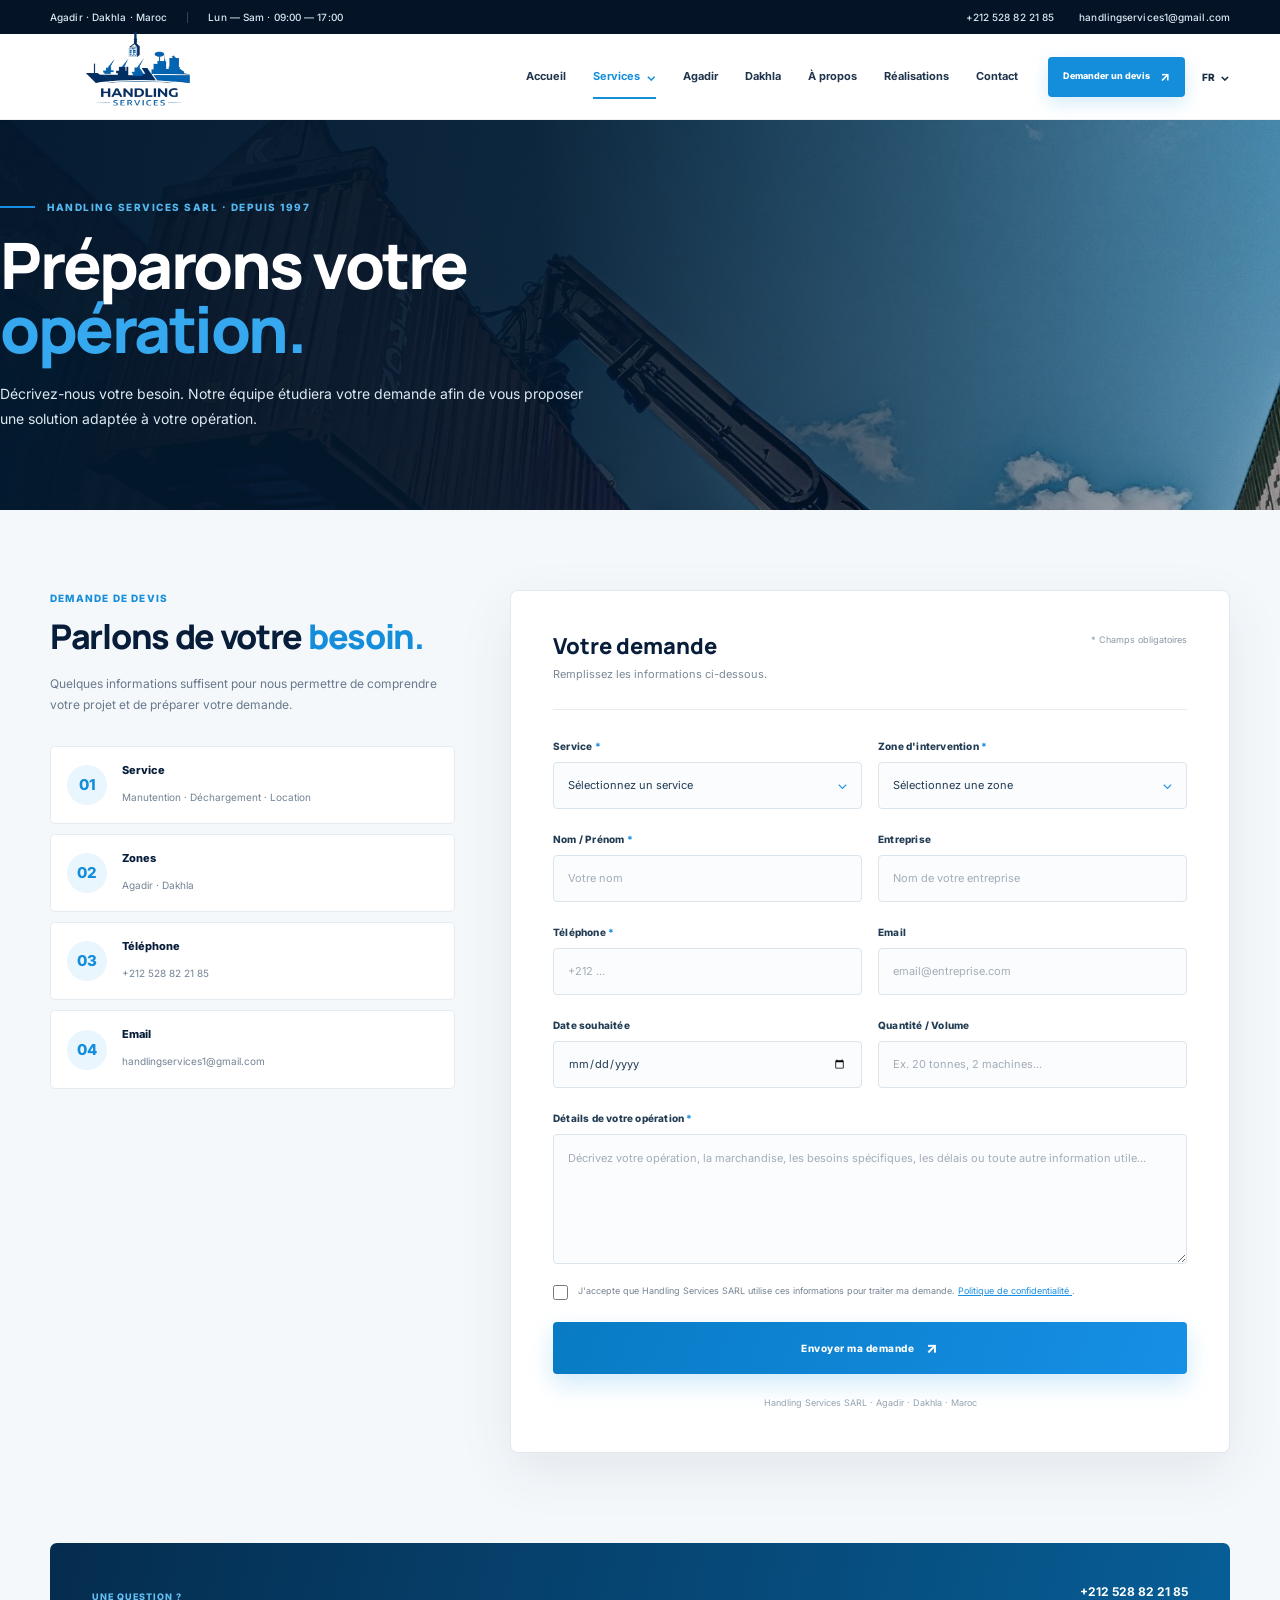
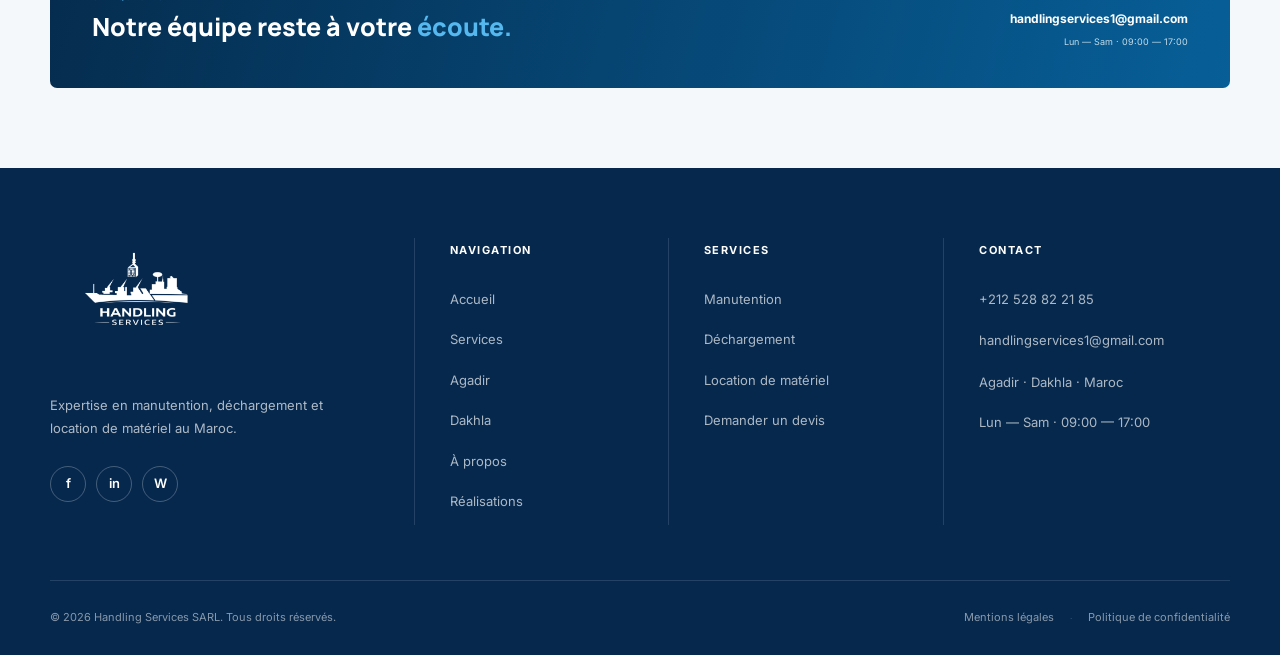
<file: devis.html>
<!DOCTYPE html>
<html lang="fr">

<head>
    <meta charset="UTF-8">
    <meta name="viewport" content="width=device-width, initial-scale=1.0">

    <title>Demander un devis | Handling Services SARL</title>

    <meta name="description"
        content="Demandez votre devis auprès de Handling Services SARL pour vos opérations de manutention, déchargement et location de matériel à Agadir et Dakhla.">

    <meta name="keywords"
        content="devis manutention Agadir, devis déchargement Agadir, devis manutention Dakhla, location matériel manutention Maroc, Handling Services SARL">

    <meta name="author" content="Handling Services SARL">
    <meta name="robots" content="index, follow">

    <link rel="canonical" href="https://VOTRE-DOMAINE.com/devis.html">

    <meta property="og:type" content="website">
    <meta property="og:title"
        content="Demander un devis | Handling Services SARL">
    <meta property="og:description"
        content="Présentez-nous votre besoin et recevez une réponse adaptée à votre opération.">
    <meta property="og:image" content="images/logo.webp">
    <meta property="og:locale" content="fr_MA">

    <link rel="icon" type="image/webp" href="images/logo.webp">

    <link rel="preconnect" href="https://fonts.googleapis.com">
    <link rel="preconnect" href="https://fonts.gstatic.com" crossorigin>

    <link
        href="https://fonts.googleapis.com/css2?family=Inter:wght@400;500;600;700;800&family=Manrope:wght@500;600;700;800&display=swap"
        rel="stylesheet">

    <link rel="stylesheet" href="style.css">

    <style>

        /* =====================================================
           DEVIS PAGE
        ===================================================== */

        .devis-page {
            background: #f5f8fb;
        }

        /* HERO */

        .devis-hero {
            position: relative;
            min-height: 390px;
            overflow: hidden;
            display: flex;
            align-items: center;
            background: var(--navy, #062542);
        }

        .devis-hero-bg {
            position: absolute;
            inset: 0;
        }

        .devis-hero-bg img {
            width: 100%;
            height: 100%;
            object-fit: cover;
            object-position: center;
        }

        .devis-hero-overlay {
            position: absolute;
            inset: 0;

            background:
                linear-gradient(
                    90deg,
                    rgba(3, 24, 45, .98) 0%,
                    rgba(3, 24, 45, .91) 42%,
                    rgba(3, 24, 45, .62) 72%,
                    rgba(3, 24, 45, .30) 100%
                );
        }

        .devis-hero-inner {
            position: relative;
            z-index: 2;
            width: 100%;
        }

        .devis-hero-copy {
            max-width: 720px;
            padding: 72px 0;
        }

        .devis-kicker {
            display: flex;
            align-items: center;
            gap: 12px;

            color: #55b9f0;
            font-size: 10px;
            font-weight: 800;
            letter-spacing: 1.5px;

            margin-bottom: 18px;
        }

        .devis-kicker::before {
            content: "";
            width: 35px;
            height: 2px;
            background: #168fe5;
        }

        .devis-hero h1 {
            margin: 0 0 20px;

            color: #fff;
            font-family: "Manrope", sans-serif;

            font-size: clamp(42px, 5vw, 64px);
            line-height: 1;
            letter-spacing: -2.5px;
            font-weight: 800;
        }

        .devis-hero h1 span {
            color: #36a8ef;
        }

        .devis-hero-description {
            max-width: 590px;

            color: #dce9f3;
            font-size: 14px;
            line-height: 1.8;

            margin: 0;
        }


        /* MAIN */

        .devis-section {
            padding: 80px 0 90px;
        }

        .devis-layout {
            display: grid;
            grid-template-columns: .72fr 1.28fr;
            gap: 55px;
            align-items: start;
        }


        /* LEFT SIDE */

        .devis-info {
            position: sticky;
            top: 110px;
        }

        .devis-info-kicker {
            color: var(--blue, #168fe5);
            font-size: 10px;
            font-weight: 800;
            letter-spacing: 1.2px;

            margin-bottom: 12px;
        }

        .devis-info h2 {
            margin: 0 0 18px;

            color: var(--navy, #062542);
            font-family: "Manrope", sans-serif;

            font-size: 34px;
            line-height: 1.08;
            letter-spacing: -1.3px;
            font-weight: 800;
        }

        .devis-info h2 span {
            color: var(--blue, #168fe5);
        }

        .devis-info > p {
            color: #68798b;
            font-size: 12px;
            line-height: 1.8;

            margin: 0 0 30px;
        }


        /* INFO CARDS */

        .devis-info-list {
            display: flex;
            flex-direction: column;
            gap: 10px;
        }

        .devis-info-card {
            display: flex;
            align-items: center;
            gap: 15px;

            padding: 15px 16px;

            background: #fff;
            border: 1px solid #e3eaf0;
            border-radius: 5px;

            transition:
                transform .25s ease,
                box-shadow .25s ease,
                border-color .25s ease;
        }

        .devis-info-card:hover {
            transform: translateX(4px);
            border-color: #cfe5f3;
            box-shadow: 0 10px 30px rgba(5, 42, 70, .07);
        }

        .devis-info-icon {
            width: 40px;
            height: 40px;
            flex: 0 0 40px;

            display: flex;
            align-items: center;
            justify-content: center;

            background: #eaf6fd;
            color: var(--blue, #168fe5);

            border-radius: 50%;

            font-size: 15px;
            font-weight: 800;
        }

        .devis-info-card strong {
            display: block;

            color: var(--navy, #062542);
            font-size: 11px;
            font-weight: 800;

            margin-bottom: 3px;
        }

        .devis-info-card span,
        .devis-info-card a {
            color: #748394;
            font-size: 10px;
            line-height: 1.5;
            text-decoration: none;
        }


        /* FORM CARD */

        .devis-form-card {
            background: #fff;

            border: 1px solid #e1e9ef;
            border-radius: 8px;

            padding: 42px;

            box-shadow:
                0 18px 55px rgba(4, 35, 60, .08);
        }

        .devis-form-header {
            display: flex;
            justify-content: space-between;
            align-items: flex-start;
            gap: 25px;

            padding-bottom: 25px;
            margin-bottom: 28px;

            border-bottom: 1px solid #e5ebf0;
        }

        .devis-form-header h2 {
            color: var(--navy, #062542);

            font-family: "Manrope", sans-serif;
            font-size: 22px;
            line-height: 1.2;
            font-weight: 800;

            margin: 0 0 7px;
        }

        .devis-form-header p {
            color: #7b8997;
            font-size: 11px;
            line-height: 1.6;

            margin: 0;
        }

        .devis-required {
            color: #8998a7;
            font-size: 9px;
            white-space: nowrap;
        }


        /* SOURCE BADGE */

        .devis-context {
            display: none;

            padding: 12px 14px;
            margin-bottom: 22px;

            background: #edf8fe;
            border-left: 3px solid #168fe5;

            color: #35556e;

            font-size: 11px;
            line-height: 1.6;
        }

        .devis-context.active {
            display: block;
        }

        .devis-context strong {
            color: #087bc4;
        }


        /* FORM */

        .devis-form {
            display: flex;
            flex-direction: column;
            gap: 22px;
        }

        .form-row {
            display: grid;
            grid-template-columns: 1fr 1fr;
            gap: 16px;
        }

        .form-group {
            display: flex;
            flex-direction: column;
            gap: 8px;
        }

        .form-group.full {
            grid-column: 1 / -1;
        }

        .form-group label {
            color: #233d55;

            font-size: 10px;
            font-weight: 800;
            letter-spacing: .2px;
        }

        .form-group label span {
            color: #168fe5;
        }

        .form-group input,
        .form-group select,
        .form-group textarea {
            width: 100%;
            box-sizing: border-box;

            border: 1px solid #dbe4eb;
            border-radius: 4px;

            background: #fbfcfd;

            color: #203b54;

            font-family: "Inter", sans-serif;
            font-size: 11px;

            outline: none;

            transition:
                border-color .2s ease,
                background .2s ease,
                box-shadow .2s ease;
        }

        .form-group input,
        .form-group select {
            height: 47px;
            padding: 0 14px;
        }

        .form-group textarea {
            min-height: 130px;
            padding: 14px;
            resize: vertical;
            line-height: 1.7;
        }

        .form-group input:focus,
        .form-group select:focus,
        .form-group textarea:focus {
            border-color: #5ab8e9;
            background: #fff;

            box-shadow:
                0 0 0 3px rgba(22, 143, 229, .08);
        }

        .form-group input::placeholder,
        .form-group textarea::placeholder {
            color: #a2adb8;
        }


        /* SELECTS */

        .select-wrapper {
            position: relative;
        }

        .select-wrapper select {
            appearance: none;
            -webkit-appearance: none;

            padding-right: 40px;

            cursor: pointer;
        }

        .select-wrapper::after {
            content: "⌄";

            position: absolute;
            right: 14px;
            top: 50%;

            transform: translateY(-55%);

            color: #168fe5;
            font-size: 14px;

            pointer-events: none;
        }


        /* CHECKBOX */

        .form-check {
            display: flex;
            align-items: flex-start;
            gap: 10px;

            margin-top: -2px;
        }

        .form-check input {
            width: 15px;
            height: 15px;

            margin: 1px 0 0;

            accent-color: #168fe5;
        }

        .form-check label {
            color: #758392;
            font-size: 9px;
            line-height: 1.6;
            cursor: pointer;
        }

        .form-check label a {
            color: #168fe5;
            text-decoration: underline;
        }


        /* SUBMIT */

        .devis-submit {
            width: 100%;
            min-height: 52px;

            border: 0;
            border-radius: 4px;

            background:
                linear-gradient(
                    110deg,
                    #087bc4,
                    #168fe5
                );

            color: #fff;

            font-family: "Inter", sans-serif;
            font-size: 10px;
            font-weight: 800;
            letter-spacing: .5px;

            display: flex;
            align-items: center;
            justify-content: center;
            gap: 12px;

            cursor: pointer;

            box-shadow:
                0 10px 25px rgba(22, 143, 229, .20);

            transition:
                transform .25s ease,
                box-shadow .25s ease;
        }

        .devis-submit:hover {
            transform: translateY(-2px);

            box-shadow:
                0 15px 30px rgba(22, 143, 229, .28);
        }

        .devis-submit span {
            font-size: 15px;
        }


        /* NOTE */

        .devis-form-note {
            text-align: center;

            color: #96a2ad;
            font-size: 9px;
            line-height: 1.6;

            margin: 0;
        }


        /* SUCCESS */

        .devis-success {
            display: none;

            padding: 20px;

            background: #edf9f3;
            border: 1px solid #c9ead8;
            border-radius: 5px;

            color: #27734e;

            font-size: 11px;
            line-height: 1.7;
        }

        .devis-success.active {
            display: block;
        }


        /* BOTTOM STRIP */

        .devis-bottom {
            padding: 0 0 80px;
        }

        .devis-bottom-inner {
            min-height: 145px;

            padding: 35px 42px;

            border-radius: 7px;

            background:
                linear-gradient(
                    105deg,
                    #052c4e,
                    #075f98
                );

            display: flex;
            justify-content: space-between;
            align-items: center;

            gap: 30px;
        }

        .devis-bottom-copy small {
            display: block;

            color: #64c0f2;

            font-size: 9px;
            font-weight: 800;
            letter-spacing: 1px;

            margin-bottom: 8px;
        }

        .devis-bottom-copy h2 {
            color: #fff;

            font-family: "Manrope", sans-serif;
            font-size: 25px;
            line-height: 1.15;
            font-weight: 800;

            margin: 0;
        }

        .devis-bottom-copy h2 span {
            color: #55b9f0;
        }

        .devis-bottom-contact {
            display: flex;
            flex-direction: column;
            align-items: flex-end;
            gap: 7px;
        }

        .devis-bottom-contact a {
            color: #fff;
            font-size: 12px;
            font-weight: 700;
            text-decoration: none;
        }

        .devis-bottom-contact span {
            color: #c5dce9;
            font-size: 9px;
        }


        /* RESPONSIVE */

        @media (max-width: 900px) {

            .devis-layout {
                grid-template-columns: 1fr;
                gap: 40px;
            }

            .devis-info {
                position: static;
            }

            .devis-info-list {
                display: grid;
                grid-template-columns: 1fr 1fr;
            }

        }


        @media (max-width: 650px) {

            .devis-hero {
                min-height: 450px;
            }

            .devis-hero-overlay {
                background:
                    linear-gradient(
                        180deg,
                        rgba(3,24,45,.75),
                        rgba(3,24,45,.96)
                    );
            }

            .devis-hero-copy {
                padding: 55px 0;
            }

            .devis-hero h1 {
                font-size: 41px;
                letter-spacing: -1.8px;
            }

            .devis-hero-description {
                font-size: 12px;
            }

            .devis-section {
                padding: 55px 0 65px;
            }

            .devis-info h2 {
                font-size: 29px;
            }

            .devis-info-list {
                grid-template-columns: 1fr;
            }

            .devis-form-card {
                padding: 25px 20px;
            }

            .devis-form-header {
                flex-direction: column;
                gap: 10px;
            }

            .form-row {
                grid-template-columns: 1fr;
            }

            .form-group.full {
                grid-column: auto;
            }

            .devis-bottom {
                padding-bottom: 55px;
            }

            .devis-bottom-inner {
                padding: 30px 25px;

                flex-direction: column;
                align-items: flex-start;
            }

            .devis-bottom-contact {
                align-items: flex-start;
            }

        }

    </style>

</head>


<body>


<!-- =====================================================
     TOP BAR
===================================================== -->

<div class="topbar">

    <div class="container topbar-inner">

        <div class="topbar-info">

            <span>Agadir · Dakhla · Maroc</span>

            <span class="topbar-separator"></span>

            <span>Lun — Sam · 09:00 — 17:00</span>

        </div>


        <div class="topbar-contact">

            <a href="tel:+212528822185">
                +212 528 82 21 85
            </a>

            <a href="mailto:handlingservices1@gmail.com">
                handlingservices1@gmail.com
            </a>

        </div>

    </div>

</div>


<!-- =====================================================
     HEADER
===================================================== -->

<header class="site-header">

    <div class="container header-inner">


        <a href="index.html" class="brand">

            <img
                src="images/logo.webp"
                alt="Handling Services SARL"
            >

        </a>


        <nav class="main-navigation" aria-label="Navigation principale">

            <a href="index.html" class="nav-link">
                Accueil
            </a>


            <div class="nav-item dropdown">

                <a href="fr/services.html" class="nav-link active">
                    Services
                    <span class="dropdown-arrow">⌄</span>
                </a>

                <div class="dropdown-panel">

                    <a href="fr/manutention.html">
                        <span>01</span>
                        Manutention
                    </a>

                    <a href="fr/dechargement.html">
                        <span>02</span>
                        Déchargement
                    </a>

                    <a href="fr/location-materiel.html">
                        <span>03</span>
                        Location de matériel
                    </a>

                </div>

            </div>


            <a href="fr/agadir.html" class="nav-link">
                Agadir
            </a>

            <a href="fr/dakhla.html" class="nav-link">
                Dakhla
            </a>

            <a href="fr/about.html" class="nav-link">
                À propos
            </a>

            <a href="fr/realisations.html" class="nav-link">
                Réalisations
            </a>

            <a href="fr/contact.html" class="nav-link">
                Contact
            </a>

        </nav>


        <div class="header-actions">

            <a href="devis.html" class="header-quote">
                <span>Demander un devis</span>
                <strong>↗</strong>
            </a>


            <div class="language">

                <button type="button">
                    FR
                    <span>⌄</span>
                </button>

                <div class="language-dropdown">

                    <a href="devis.html">
                        Français
                    </a>

                    <a href="en/devis.html">
                        English
                    </a>

                    <a href="es/devis.html">
                        Español
                    </a>

                </div>

            </div>

        </div>

    </div>

</header>


<!-- =====================================================
     MAIN
===================================================== -->

<main class="devis-page">


<!-- HERO -->

<section class="devis-hero">

    <div class="devis-hero-bg">

        <img
            src="images/manutention.webp"
            alt=""
            aria-hidden="true"
        >

    </div>

    <div class="devis-hero-overlay"></div>


    <div class="container devis-hero-inner">

        <div class="devis-hero-copy">

            <div class="devis-kicker">
                HANDLING SERVICES SARL · DEPUIS 1997
            </div>

            <h1>
                Préparons votre
                <span>opération.</span>
            </h1>

            <p class="devis-hero-description">

                Décrivez-nous votre besoin.
                Notre équipe étudiera votre demande
                afin de vous proposer une solution adaptée
                à votre opération.

            </p>

        </div>

    </div>

</section>


<!-- FORM SECTION -->

<section class="devis-section">

    <div class="container devis-layout">


        <!-- LEFT -->

        <aside class="devis-info">

            <div class="devis-info-kicker">
                DEMANDE DE DEVIS
            </div>

            <h2>
                Parlons de votre
                <span>besoin.</span>
            </h2>

            <p>

                Quelques informations suffisent pour nous
                permettre de comprendre votre projet et
                de préparer votre demande.

            </p>


            <div class="devis-info-list">


                <div class="devis-info-card">

                    <div class="devis-info-icon">
                        01
                    </div>

                    <div>

                        <strong>
                            Service
                        </strong>

                        <span>
                            Manutention · Déchargement · Location
                        </span>

                    </div>

                </div>


                <div class="devis-info-card">

                    <div class="devis-info-icon">
                        02
                    </div>

                    <div>

                        <strong>
                            Zones
                        </strong>

                        <span>
                            Agadir · Dakhla
                        </span>

                    </div>

                </div>


                <div class="devis-info-card">

                    <div class="devis-info-icon">
                        03
                    </div>

                    <div>

                        <strong>
                            Téléphone
                        </strong>

                        <a href="tel:+212528822185">
                            +212 528 82 21 85
                        </a>

                    </div>

                </div>


                <div class="devis-info-card">

                    <div class="devis-info-icon">
                        04
                    </div>

                    <div>

                        <strong>
                            Email
                        </strong>

                        <a href="mailto:handlingservices1@gmail.com">
                            handlingservices1@gmail.com
                        </a>

                    </div>

                </div>


            </div>

        </aside>


        <!-- FORM -->

        <div class="devis-form-card">


            <div class="devis-form-header">

                <div>

                    <h2>
                        Votre demande
                    </h2>

                    <p>
                        Remplissez les informations ci-dessous.
                    </p>

                </div>

                <div class="devis-required">
                    * Champs obligatoires
                </div>

            </div>


            <!-- CONTEXT MESSAGE -->

            <div
                class="devis-context"
                id="devisContext"
                aria-live="polite"
            ></div>


            <!-- FORM -->

            <form
                class="devis-form"
                id="devisForm"
                action="#"
                method="POST"
            >


                <!-- SERVICE + ZONE -->

                <div class="form-row">


                    <div class="form-group">

                        <label for="service">
                            Service <span>*</span>
                        </label>

                        <div class="select-wrapper">

                            <select
                                id="service"
                                name="service"
                                required
                            >

                                <option value="">
                                    Sélectionnez un service
                                </option>

                                <option value="manutention">
                                    Manutention
                                </option>

                                <option value="dechargement">
                                    Déchargement
                                </option>

                                <option value="location">
                                    Location de matériel
                                </option>

                            </select>

                        </div>

                    </div>


                    <div class="form-group">

                        <label for="zone">
                            Zone d'intervention <span>*</span>
                        </label>

                        <div class="select-wrapper">

                            <select
                                id="zone"
                                name="zone"
                                required
                            >

                                <option value="">
                                    Sélectionnez une zone
                                </option>

                                <option value="agadir">
                                    Agadir
                                </option>

                                <option value="dakhla">
                                    Dakhla
                                </option>

                                <option value="autre">
                                    Autre
                                </option>

                            </select>

                        </div>

                    </div>

                </div>


                <!-- NAME + COMPANY -->

                <div class="form-row">


                    <div class="form-group">

                        <label for="name">
                            Nom / Prénom <span>*</span>
                        </label>

                        <input
                            type="text"
                            id="name"
                            name="name"
                            placeholder="Votre nom"
                            autocomplete="name"
                            required
                        >

                    </div>


                    <div class="form-group">

                        <label for="company">
                            Entreprise
                        </label>

                        <input
                            type="text"
                            id="company"
                            name="company"
                            placeholder="Nom de votre entreprise"
                            autocomplete="organization"
                        >

                    </div>

                </div>


                <!-- PHONE + EMAIL -->

                <div class="form-row">


                    <div class="form-group">

                        <label for="phone">
                            Téléphone <span>*</span>
                        </label>

                        <input
                            type="tel"
                            id="phone"
                            name="phone"
                            placeholder="+212 ..."
                            autocomplete="tel"
                            required
                        >

                    </div>


                    <div class="form-group">

                        <label for="email">
                            Email
                        </label>

                        <input
                            type="email"
                            id="email"
                            name="email"
                            placeholder="email@entreprise.com"
                            autocomplete="email"
                        >

                    </div>

                </div>


                <!-- DATE -->

                <div class="form-row">


                    <div class="form-group">

                        <label for="date">
                            Date souhaitée
                        </label>

                        <input
                            type="date"
                            id="date"
                            name="date"
                        >

                    </div>


                    <div class="form-group">

                        <label for="quantity">
                            Quantité / Volume
                        </label>

                        <input
                            type="text"
                            id="quantity"
                            name="quantity"
                            placeholder="Ex. 20 tonnes, 2 machines..."
                        >

                    </div>

                </div>


                <!-- MESSAGE -->

                <div class="form-group full">

                    <label for="message">
                        Détails de votre opération <span>*</span>
                    </label>

                    <textarea
                        id="message"
                        name="message"
                        placeholder="Décrivez votre opération, la marchandise, les besoins spécifiques, les délais ou toute autre information utile..."
                        required
                    ></textarea>

                </div>


                <!-- CHECKBOX -->

                <div class="form-check">

                    <input
                        type="checkbox"
                        id="privacy"
                        name="privacy"
                        required
                    >

                    <label for="privacy">

                        J'accepte que Handling Services SARL
                        utilise ces informations pour traiter ma demande.
                        <a href="fr/politique-confidentialite.html">
                            Politique de confidentialité
                        </a>.

                    </label>

                </div>


                <!-- SUCCESS -->

                <div
                    class="devis-success"
                    id="devisSuccess"
                >
                    Votre demande est prête à être envoyée.
                    Merci pour votre confiance.
                </div>


                <!-- SUBMIT -->

                <button
                    type="submit"
                    class="devis-submit"
                >

                    Envoyer ma demande

                    <span>↗</span>

                </button>


                <p class="devis-form-note">

                    Handling Services SARL · Agadir · Dakhla · Maroc

                </p>


            </form>

        </div>

    </div>

</section>


<!-- BOTTOM CTA -->

<section class="devis-bottom">

    <div class="container">

        <div class="devis-bottom-inner">


            <div class="devis-bottom-copy">

                <small>
                    UNE QUESTION ?
                </small>

                <h2>
                    Notre équipe reste à votre
                    <span>écoute.</span>
                </h2>

            </div>


            <div class="devis-bottom-contact">

                <a href="tel:+212528822185">
                    +212 528 82 21 85
                </a>

                <a href="mailto:handlingservices1@gmail.com">
                    handlingservices1@gmail.com
                </a>

                <span>
                    Lun — Sam · 09:00 — 17:00
                </span>

            </div>

        </div>

    </div>

</section>


</main>


<!-- =====================================================
     FOOTER
===================================================== -->

<footer class="site-footer">

    <div class="container footer-main">


        <div class="footer-brand">

            <a href="index.html">

                <img
                    src="images/logo.webp"
                    alt="Handling Services SARL"
                >

            </a>

            <p>
                Expertise en manutention, déchargement
                et location de matériel au Maroc.
            </p>


            <div class="footer-social">

                <a href="#" aria-label="Facebook">
                    f
                </a>

                <a href="#" aria-label="LinkedIn">
                    in
                </a>

                <a
                    href="https://wa.me/212528822185"
                    target="_blank"
                    rel="noopener"
                    aria-label="WhatsApp"
                >
                    W
                </a>

            </div>

        </div>


        <div class="footer-column">

            <h3>
                NAVIGATION
            </h3>

            <a href="index.html">Accueil</a>
            <a href="fr/services.html">Services</a>
            <a href="fr/agadir.html">Agadir</a>
            <a href="fr/dakhla.html">Dakhla</a>
            <a href="fr/about.html">À propos</a>
            <a href="fr/realisations.html">Réalisations</a>

        </div>


        <div class="footer-column">

            <h3>
                SERVICES
            </h3>

            <a href="fr/manutention.html">
                Manutention
            </a>

            <a href="fr/dechargement.html">
                Déchargement
            </a>

            <a href="fr/location-materiel.html">
                Location de matériel
            </a>

            <a href="devis.html">
                Demander un devis
            </a>

        </div>


        <div class="footer-column footer-contact">

            <h3>
                CONTACT
            </h3>

            <a href="tel:+212528822185">
                +212 528 82 21 85
            </a>

            <a href="mailto:handlingservices1@gmail.com">
                handlingservices1@gmail.com
            </a>

            <span>
                Agadir · Dakhla · Maroc
            </span>

            <span>
                Lun — Sam · 09:00 — 17:00
            </span>

        </div>

    </div>


    <div class="container footer-bottom">

        <p>
            © 2026 Handling Services SARL.
            Tous droits réservés.
        </p>

        <div>

            <a href="fr/mentions-legales.html">
                Mentions légales
            </a>

            <span>·</span>

            <a href="fr/politique-confidentialite.html">
                Politique de confidentialité
            </a>

        </div>

    </div>

</footer>


<!-- MOBILE MENU -->

<button
    class="mobile-menu-button"
    type="button"
    aria-label="Ouvrir le menu"
    aria-expanded="false"
>

    <span></span>
    <span></span>
    <span></span>

</button>


<script src="js/devis.js"></script>

</body>
</html>
</file>
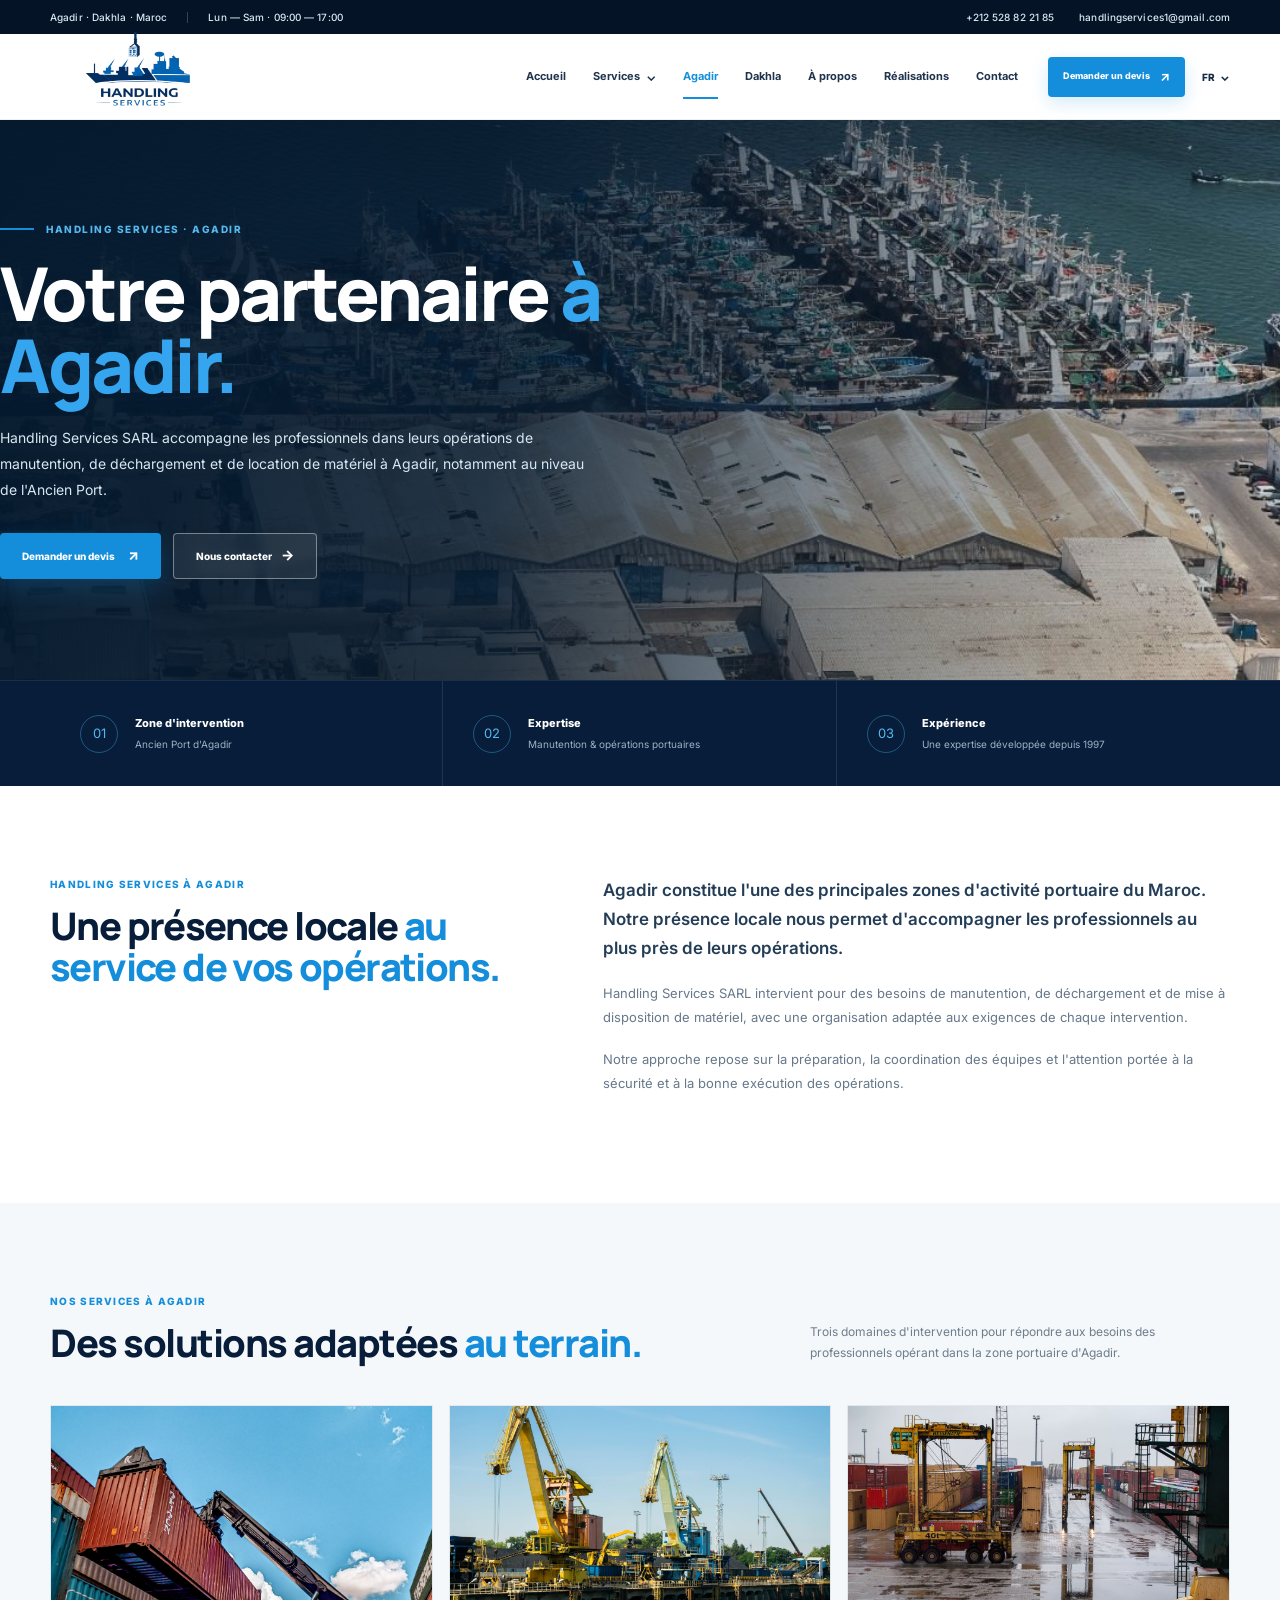
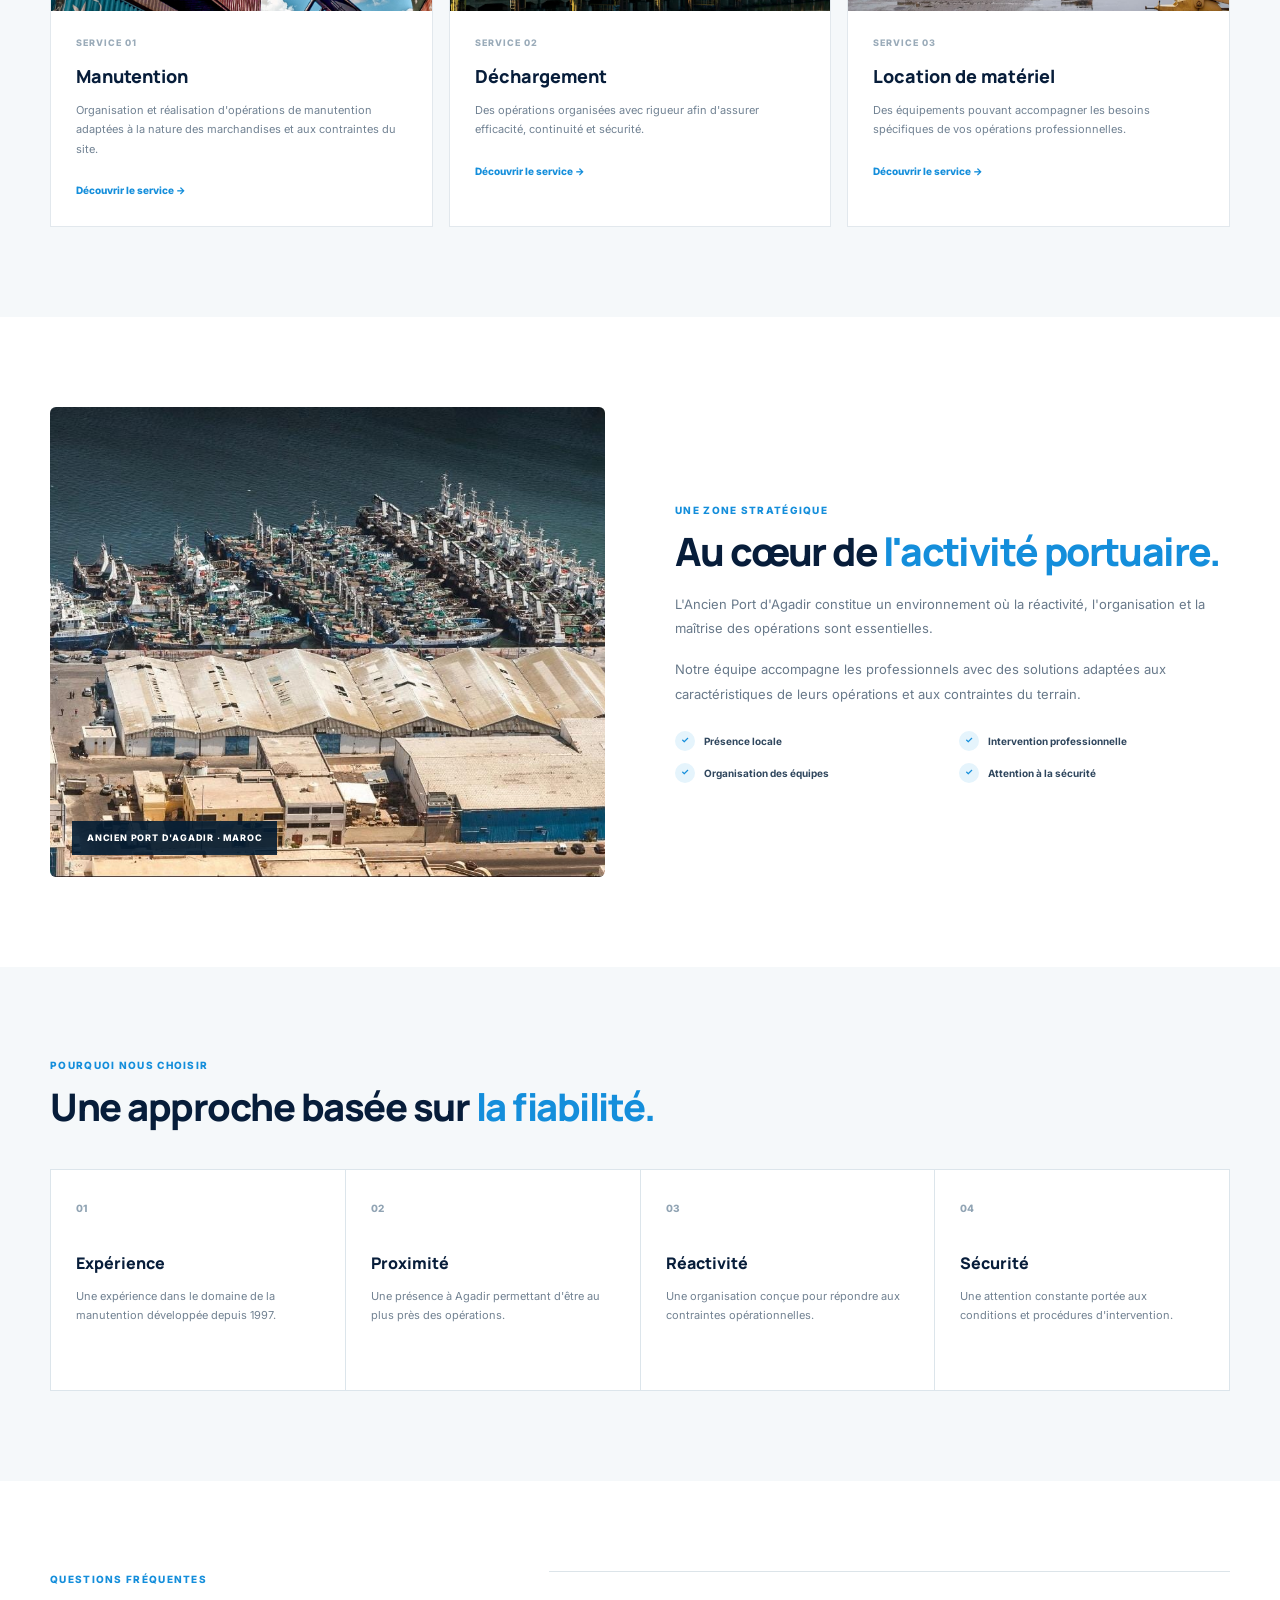
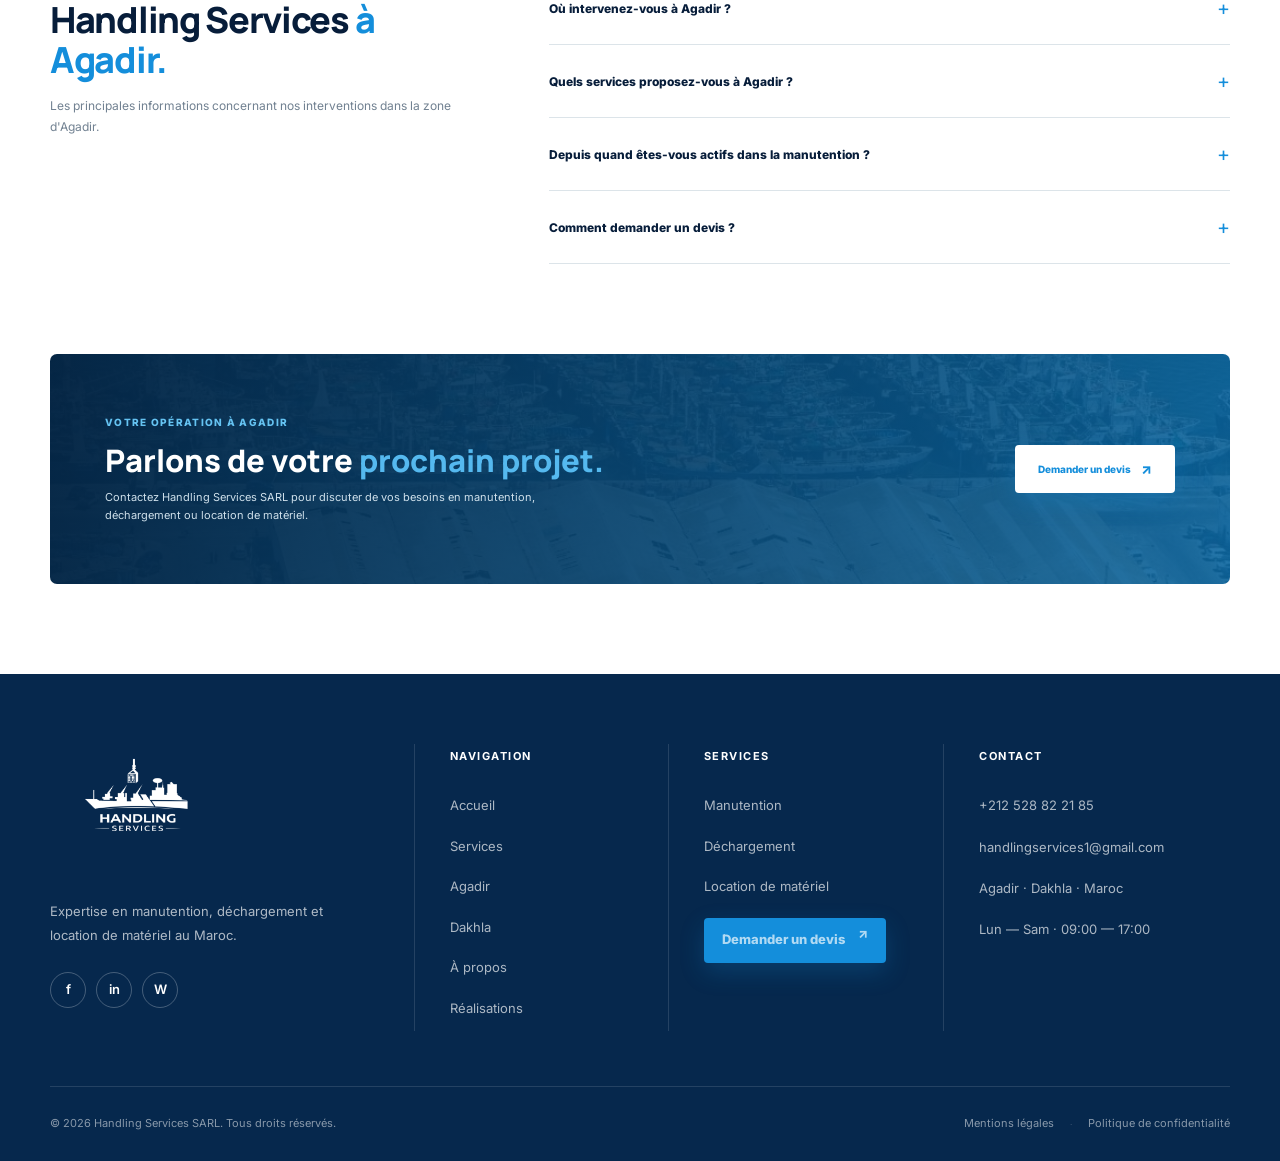
<file: fr/agadir.html>
<!DOCTYPE html>
<html lang="fr">

<head>
    <meta charset="UTF-8">
    <meta name="viewport" content="width=device-width, initial-scale=1.0">

    <title>Manutention au Port d'Agadir | Handling Services SARL</title>

    <meta name="description"
        content="Handling Services SARL accompagne les professionnels dans leurs opérations de manutention, déchargement et location de matériel à l'Ancien Port d'Agadir. Expertise depuis 1997.">

    <meta name="keywords"
        content="manutention Agadir, manutention port Agadir, Ancien Port Agadir, déchargement Agadir, location matériel Agadir, services portuaires Agadir">

    <meta name="author" content="Handling Services SARL">
    <meta name="robots" content="index, follow">

    <link rel="canonical" href="https://VOTRE-DOMAINE.com/fr/agadir.html">

    <link rel="alternate" hreflang="fr" href="https://VOTRE-DOMAINE.com/fr/agadir.html">
    <link rel="alternate" hreflang="en" href="https://VOTRE-DOMAINE.com/en/agadir.html">
    <link rel="alternate" hreflang="es" href="https://VOTRE-DOMAINE.com/es/agadir.html">

    <meta property="og:type" content="website">
    <meta property="og:title" content="Handling Services à Agadir | Manutention Portuaire">
    <meta property="og:description"
        content="Solutions professionnelles de manutention, déchargement et location de matériel à Agadir.">
    <meta property="og:image" content="../images/agadir-port.webp">
    <meta property="og:locale" content="fr_MA">

    <link rel="icon" type="image/webp" href="../images/logo.webp">

    <!-- GOOGLE FONTS -->
    <link rel="preconnect" href="https://fonts.googleapis.com">
    <link rel="preconnect" href="https://fonts.gstatic.com" crossorigin>

    <link
        href="https://fonts.googleapis.com/css2?family=Inter:wght@400;500;600;700;800&family=Manrope:wght@500;600;700;800&display=swap"
        rel="stylesheet">

    <!-- MAIN CSS -->
    <link rel="stylesheet" href="../style.css">


    <style>
        /* =====================================================
           AGADIR PAGE
        ===================================================== */

        .city-hero {
            position: relative;
            min-height: 560px;
            display: flex;
            align-items: center;
            overflow: hidden;
        }

        .city-hero-bg {
            position: absolute;
            inset: 0;
        }

        .city-hero-bg img {
            width: 100%;
            height: 100%;
            object-fit: cover;
            object-position: center;
        }

        .city-hero-overlay {
            position: absolute;
            inset: 0;
            background:
                linear-gradient(
                    90deg,
                    rgba(3, 24, 45, .96) 0%,
                    rgba(3, 24, 45, .86) 38%,
                    rgba(3, 24, 45, .45) 68%,
                    rgba(3, 24, 45, .15) 100%
                );
        }

        .city-hero-inner {
            position: relative;
            z-index: 2;
            width: 100%;
        }

        .city-hero-content {
            max-width: 680px;
            padding: 80px 0;
        }

        .city-eyebrow {
            display: flex;
            align-items: center;
            gap: 12px;
            color: #55b8ef;
            font-size: 10px;
            font-weight: 800;
            letter-spacing: 1.5px;
            margin-bottom: 20px;
        }

        .city-eyebrow::before {
            content: "";
            width: 34px;
            height: 2px;
            background: var(--blue);
        }

        .city-hero h1 {
            color: #fff;
            font-family: "Manrope", sans-serif;
            font-size: clamp(44px, 5.8vw, 76px);
            line-height: .96;
            letter-spacing: -3px;
            font-weight: 800;
            margin-bottom: 25px;
        }

        .city-hero h1 span {
            color: #35a5ef;
        }

        .city-hero-description {
            max-width: 590px;
            color: #d8e7f2;
            font-size: 14px;
            line-height: 1.85;
            margin-bottom: 30px;
        }

        .city-actions {
            display: flex;
            gap: 12px;
            flex-wrap: wrap;
        }

        .city-actions .btn-primary,
        .city-actions .btn-secondary {
            min-height: 46px;
            padding: 0 22px;
            border-radius: 4px;
            font-size: 10px;
        }

        .city-actions .btn-secondary {
            display: inline-flex;
            align-items: center;
            gap: 9px;
            border: 1px solid rgba(255, 255, 255, .4);
            color: #fff;
            font-weight: 800;
            transition: .25s ease;
        }

        .city-actions .btn-secondary:hover {
            background: #fff;
            color: var(--navy);
        }


        /* =====================================================
           CITY INFO BAR
        ===================================================== */

        .city-info-bar {
            background: var(--navy);
            border-top: 1px solid rgba(255, 255, 255, .08);
        }

        .city-info-grid {
            display: grid;
            grid-template-columns: repeat(3, 1fr);
        }

        .city-info-item {
            min-height: 105px;
            padding: 22px 30px;
            border-right: 1px solid rgba(255, 255, 255, .1);
            display: flex;
            align-items: center;
            gap: 17px;
        }

        .city-info-item:last-child {
            border-right: 0;
        }

        .city-info-icon {
            width: 38px;
            height: 38px;
            border: 1px solid rgba(71, 174, 232, .4);
            color: #54b8ee;
            display: flex;
            align-items: center;
            justify-content: center;
            border-radius: 50%;
            font-size: 13px;
            flex: 0 0 38px;
        }

        .city-info-item strong {
            display: block;
            color: #fff;
            font-size: 11px;
            font-weight: 800;
            margin-bottom: 4px;
        }

        .city-info-item span {
            display: block;
            color: #9db2c4;
            font-size: 10px;
        }


        /* =====================================================
           INTRO
        ===================================================== */

        .city-intro {
            padding: 90px 0;
            background: #fff;
        }

        .city-intro-grid {
            display: grid;
            grid-template-columns: .85fr 1.15fr;
            gap: 90px;
            align-items: start;
        }

        .section-kicker-city {
            color: var(--blue);
            font-size: 10px;
            font-weight: 800;
            letter-spacing: 1.3px;
            margin-bottom: 13px;
        }

        .city-intro-title {
            color: var(--navy);
            font-family: "Manrope", sans-serif;
            font-size: 38px;
            line-height: 1.08;
            letter-spacing: -1.6px;
            font-weight: 800;
        }

        .city-intro-title span {
            color: var(--blue);
        }

        .city-intro-content p {
            color: #66788a;
            font-size: 13px;
            line-height: 1.85;
            margin-bottom: 18px;
        }

        .city-intro-content .lead {
            color: #233d57;
            font-size: 17px;
            line-height: 1.7;
            font-weight: 600;
        }


        /* =====================================================
           SERVICES
        ===================================================== */

        .city-services {
            padding: 90px 0;
            background: #f5f8fa;
        }

        .city-section-heading {
            display: flex;
            justify-content: space-between;
            align-items: end;
            gap: 40px;
            margin-bottom: 42px;
        }

        .city-section-heading h2 {
            color: var(--navy);
            font-family: "Manrope", sans-serif;
            font-size: 38px;
            line-height: 1.08;
            letter-spacing: -1.5px;
            font-weight: 800;
        }

        .city-section-heading h2 span {
            color: var(--blue);
        }

        .city-section-heading p {
            max-width: 420px;
            color: #6d7e8e;
            font-size: 12px;
            line-height: 1.75;
        }

        .city-service-grid {
            display: grid;
            grid-template-columns: repeat(3, 1fr);
            gap: 16px;
        }

        .city-service-card {
            background: #fff;
            border: 1px solid #e2e8ed;
            transition: transform .3s ease, box-shadow .3s ease;
            overflow: hidden;
        }

        .city-service-card:hover {
            transform: translateY(-5px);
            box-shadow: 0 18px 45px rgba(8, 35, 60, .09);
        }

        .city-service-image {
            height: 205px;
            overflow: hidden;
        }

        .city-service-image img {
            width: 100%;
            height: 100%;
            object-fit: cover;
            transition: transform .5s ease;
        }

        .city-service-card:hover .city-service-image img {
            transform: scale(1.045);
        }

        .city-service-body {
            padding: 25px;
        }

        .city-service-number {
            color: #9aabb9;
            font-size: 9px;
            font-weight: 800;
            letter-spacing: 1px;
            margin-bottom: 12px;
        }

        .city-service-body h3 {
            color: var(--navy);
            font-family: "Manrope", sans-serif;
            font-size: 18px;
            font-weight: 800;
            margin-bottom: 10px;
        }

        .city-service-body p {
            color: #718293;
            font-size: 11px;
            line-height: 1.75;
            margin-bottom: 17px;
        }

        .city-service-body a {
            color: var(--blue);
            font-size: 10px;
            font-weight: 800;
        }


        /* =====================================================
           PORT SECTION
        ===================================================== */

        .port-section {
            padding: 90px 0;
            background: #fff;
        }

        .port-grid {
            display: grid;
            grid-template-columns: 1fr 1fr;
            gap: 70px;
            align-items: center;
        }

        .port-image {
            height: 470px;
            overflow: hidden;
            border-radius: 6px;
            position: relative;
        }

        .port-image img {
            width: 100%;
            height: 100%;
            object-fit: cover;
        }

        .port-image-label {
            position: absolute;
            left: 22px;
            bottom: 22px;
            padding: 10px 15px;
            background: rgba(3, 28, 51, .9);
            color: #fff;
            font-size: 9px;
            font-weight: 800;
            letter-spacing: .8px;
        }

        .port-content .section-kicker-city {
            margin-bottom: 12px;
        }

        .port-content h2 {
            color: var(--navy);
            font-family: "Manrope", sans-serif;
            font-size: 39px;
            line-height: 1.08;
            letter-spacing: -1.6px;
            font-weight: 800;
            margin-bottom: 20px;
        }

        .port-content h2 span {
            color: var(--blue);
        }

        .port-content p {
            color: #68798a;
            font-size: 13px;
            line-height: 1.85;
            margin-bottom: 17px;
        }

        .port-list {
            margin-top: 25px;
            display: grid;
            grid-template-columns: 1fr 1fr;
            gap: 12px;
        }

        .port-list div {
            display: flex;
            align-items: center;
            gap: 9px;
            color: #30475e;
            font-size: 10px;
            font-weight: 700;
        }

        .port-list div::before {
            content: "✓";
            width: 20px;
            height: 20px;
            border-radius: 50%;
            background: #e5f4fc;
            color: var(--blue);
            display: flex;
            justify-content: center;
            align-items: center;
            font-size: 9px;
        }


        /* =====================================================
           ADVANTAGES
        ===================================================== */

        .advantages-section {
            padding: 90px 0;
            background: #f5f8fa;
        }

        .advantages-grid {
            display: grid;
            grid-template-columns: repeat(4, 1fr);
            gap: 1px;
            background: #dce5eb;
            border: 1px solid #dce5eb;
        }

        .advantage-card {
            background: #fff;
            padding: 30px 25px;
            min-height: 220px;
        }

        .advantage-number {
            color: #91a4b4;
            font-size: 10px;
            font-weight: 800;
            margin-bottom: 35px;
        }

        .advantage-card h3 {
            color: var(--navy);
            font-family: "Manrope", sans-serif;
            font-size: 16px;
            font-weight: 800;
            margin-bottom: 10px;
        }

        .advantage-card p {
            color: #728292;
            font-size: 11px;
            line-height: 1.75;
        }


        /* =====================================================
           FAQ
        ===================================================== */

        .city-faq {
            padding: 90px 0;
            background: #fff;
        }

        .city-faq-grid {
            display: grid;
            grid-template-columns: .75fr 1.25fr;
            gap: 90px;
        }

        .city-faq-title h2 {
            color: var(--navy);
            font-family: "Manrope", sans-serif;
            font-size: 36px;
            line-height: 1.1;
            letter-spacing: -1.3px;
            font-weight: 800;
        }

        .city-faq-title h2 span {
            color: var(--blue);
        }

        .city-faq-title p {
            color: #718191;
            font-size: 12px;
            line-height: 1.75;
            margin-top: 15px;
        }

        .city-faq-list {
            display: flex;
            flex-direction: column;
        }

        .city-faq-item {
            border-top: 1px solid #dce4e9;
            padding: 20px 0;
        }

        .city-faq-item:last-child {
            border-bottom: 1px solid #dce4e9;
        }

        .city-faq-item summary {
            cursor: pointer;
            list-style: none;
            color: var(--navy);
            font-size: 12px;
            font-weight: 800;
            display: flex;
            justify-content: space-between;
            align-items: center;
            gap: 20px;
        }

        .city-faq-item summary::-webkit-details-marker {
            display: none;
        }

        .city-faq-item summary::after {
            content: "+";
            color: var(--blue);
            font-size: 20px;
            font-weight: 400;
        }

        .city-faq-item[open] summary::after {
            content: "−";
        }

        .city-faq-item p {
            color: #718191;
            font-size: 11px;
            line-height: 1.75;
            padding-top: 12px;
        }


        /* =====================================================
           CTA
        ===================================================== */

        .city-cta {
            padding: 0 0 90px;
            background: #fff;
        }

        .city-cta-inner {
            min-height: 230px;
            padding: 45px 55px;
            border-radius: 7px;
            background:
                linear-gradient(
                    105deg,
                    rgba(4, 37, 68, .98),
                    rgba(8, 101, 160, .88)
                ),
                url("../images/agadir-port.webp");
            background-size: cover;
            background-position: center;
            display: flex;
            align-items: center;
            justify-content: space-between;
            gap: 40px;
        }

        .city-cta-inner .section-kicker-city {
            color: #65c3f2;
        }

        .city-cta-inner h2 {
            color: #fff;
            font-family: "Manrope", sans-serif;
            font-size: 31px;
            line-height: 1.12;
            font-weight: 800;
        }

        .city-cta-inner h2 span {
            color: #55b9ef;
        }

        .city-cta-inner p {
            max-width: 480px;
            color: #cfe0eb;
            font-size: 11px;
            line-height: 1.7;
            margin-top: 10px;
        }

        .city-cta-inner .btn-primary {
            background: #fff;
            color: var(--blue);
            flex: 0 0 auto;
            min-height: 48px;
            padding: 0 23px;
            border-radius: 4px;
            font-size: 10px;
            font-weight: 800;
            display: inline-flex;
            align-items: center;
            gap: 10px;
        }

        .city-cta-inner .btn-primary:hover {
            background: #eaf6fd;
        }


        /* =====================================================
           RESPONSIVE
        ===================================================== */

        @media (max-width: 900px) {

            .city-info-grid {
                grid-template-columns: 1fr;
            }

            .city-info-item {
                border-right: 0;
                border-bottom: 1px solid rgba(255, 255, 255, .1);
            }

            .city-info-item:last-child {
                border-bottom: 0;
            }

            .city-intro-grid,
            .port-grid,
            .city-faq-grid {
                grid-template-columns: 1fr;
                gap: 40px;
            }

            .city-service-grid {
                grid-template-columns: 1fr;
            }

            .advantages-grid {
                grid-template-columns: 1fr 1fr;
            }

            .port-image {
                height: 380px;
            }

            .city-section-heading {
                flex-direction: column;
                align-items: flex-start;
            }

            .city-cta-inner {
                flex-direction: column;
                align-items: flex-start;
            }
        }


        @media (max-width: 600px) {

            .city-hero {
                min-height: 600px;
            }

            .city-hero-overlay {
                background:
                    linear-gradient(
                        180deg,
                        rgba(3, 24, 45, .72),
                        rgba(3, 24, 45, .96)
                    );
            }

            .city-hero-content {
                padding: 55px 0;
            }

            .city-hero h1 {
                font-size: 43px;
                letter-spacing: -2px;
            }

            .city-intro,
            .city-services,
            .port-section,
            .advantages-section,
            .city-faq {
                padding: 60px 0;
            }

            .city-intro-title,
            .city-section-heading h2,
            .port-content h2,
            .city-faq-title h2 {
                font-size: 29px;
            }

            .port-image {
                height: 300px;
            }

            .port-list {
                grid-template-columns: 1fr;
            }

            .advantages-grid {
                grid-template-columns: 1fr;
            }

            .city-cta {
                padding-bottom: 60px;
            }

            .city-cta-inner {
                padding: 32px 25px;
            }

            .city-cta-inner h2 {
                font-size: 27px;
            }
        }
    </style>


    <!-- =====================================================
         STRUCTURED DATA
    ====================================================== -->

    <script type="application/ld+json">
    {
        "@context": "https://schema.org",
        "@type": "LocalBusiness",
        "name": "Handling Services SARL",
        "description": "Services professionnels de manutention, déchargement et location de matériel à Agadir.",
        "telephone": "+212528822185",
        "email": "handlingservices1@gmail.com",
        "foundingDate": "1997",
        "areaServed": {
            "@type": "City",
            "name": "Agadir"
        },
        "serviceType": [
            "Manutention",
            "Déchargement",
            "Location de matériel"
        ]
    }
    </script>

</head>


<body>


<!-- =====================================================
     TOP BAR
===================================================== -->

<div class="topbar">

    <div class="container topbar-inner">

        <div class="topbar-info">

            <span>Agadir · Dakhla · Maroc</span>

            <span class="topbar-separator"></span>

            <span>Lun — Sam · 09:00 — 17:00</span>

        </div>


        <div class="topbar-contact">

            <a href="tel:+212528822185">
                +212 528 82 21 85
            </a>

            <a href="mailto:handlingservices1@gmail.com">
                handlingservices1@gmail.com
            </a>

        </div>

    </div>

</div>


<!-- =====================================================
     HEADER
===================================================== -->

<header class="site-header">

    <div class="container header-inner">


        <!-- LOGO -->

        <a href="../index.html" class="brand">

            <img
                src="../images/logo.webp"
                alt="Handling Services SARL"
            >

        </a>


        <!-- NAVIGATION -->

        <nav
            class="main-navigation"
            aria-label="Navigation principale"
        >

            <a
                href="../index.html"
                class="nav-link"
            >
                Accueil
            </a>


            <div class="nav-item dropdown">

                <a
                    href="services.html"
                    class="nav-link"
                >
                    Services
                    <span class="dropdown-arrow">⌄</span>
                </a>


                <div class="dropdown-panel">

                    <a href="manutention.html">

                        <span>01</span>

                        Manutention

                    </a>


                    <a href="dechargement.html">

                        <span>02</span>

                        Déchargement

                    </a>


                    <a href="location-materiel.html">

                        <span>03</span>

                        Location de matériel

                    </a>

                </div>

            </div>


            <a
                href="agadir.html"
                class="nav-link active"
            >
                Agadir
            </a>


            <a
                href="dakhla.html"
                class="nav-link"
            >
                Dakhla
            </a>


            <a
                href="about.html"
                class="nav-link"
            >
                À propos
            </a>


            <a
                href="realisations.html"
                class="nav-link"
            >
                Réalisations
            </a>


            <a
                href="contact.html"
                class="nav-link"
            >
                Contact
            </a>

        </nav>


        <!-- HEADER ACTIONS -->

        <div class="header-actions">


            <a
                href="../devis.html?zone=agadir"
                class="header-quote"
            >

                <span>
                    Demander un devis
                </span>

                <strong>
                    ↗
                </strong>

            </a>


            <div class="language">

                <button type="button">

                    FR

                    <span>
                        ⌄
                    </span>

                </button>


                <div class="language-dropdown">

                    <a href="agadir.html">
                        Français
                    </a>

                    <a href="../en/agadir.html">
                        English
                    </a>

                    <a href="../es/agadir.html">
                        Español
                    </a>

                </div>

            </div>

        </div>

    </div>

</header>


<!-- =====================================================
     MAIN
===================================================== -->

<main>


<!-- =====================================================
     HERO
===================================================== -->

<section class="city-hero">


    <div class="city-hero-bg">

        <img
            src="../images/agadir-port.webp"
            alt="Ancien Port d'Agadir"
        >

    </div>


    <div class="city-hero-overlay"></div>


    <div class="container city-hero-inner">

        <div class="city-hero-content">


            <div class="city-eyebrow">

                HANDLING SERVICES · AGADIR

            </div>


            <h1>

                Votre partenaire
                <span>
                    à Agadir.
                </span>

            </h1>


            <p class="city-hero-description">

                Handling Services SARL accompagne les professionnels
                dans leurs opérations de manutention, de déchargement
                et de location de matériel à Agadir, notamment au niveau
                de l'Ancien Port.

            </p>


            <div class="city-actions">


                <a
                    href="../devis.html?zone=agadir"
                    class="btn-primary"
                >

                    Demander un devis

                    <span>
                        ↗
                    </span>

                </a>


                <a
                    href="contact.html"
                    class="btn-secondary"
                >

                    Nous contacter

                    <span>
                        →
                    </span>

                </a>

            </div>

        </div>

    </div>

</section>


<!-- =====================================================
     INFO BAR
===================================================== -->

<section class="city-info-bar">

    <div class="container city-info-grid">


        <div class="city-info-item">

            <div class="city-info-icon">
                01
            </div>

            <div>

                <strong>
                    Zone d'intervention
                </strong>

                <span>
                    Ancien Port d'Agadir
                </span>

            </div>

        </div>


        <div class="city-info-item">

            <div class="city-info-icon">
                02
            </div>

            <div>

                <strong>
                    Expertise
                </strong>

                <span>
                    Manutention & opérations portuaires
                </span>

            </div>

        </div>


        <div class="city-info-item">

            <div class="city-info-icon">
                03
            </div>

            <div>

                <strong>
                    Expérience
                </strong>

                <span>
                    Une expertise développée depuis 1997
                </span>

            </div>

        </div>

    </div>

</section>


<!-- =====================================================
     INTRO
===================================================== -->

<section class="city-intro">

    <div class="container city-intro-grid">


        <div>

            <div class="section-kicker-city">

                HANDLING SERVICES À AGADIR

            </div>


            <h2 class="city-intro-title">

                Une présence locale
                <span>
                    au service de vos opérations.
                </span>

            </h2>

        </div>


        <div class="city-intro-content">


            <p class="lead">

                Agadir constitue l'une des principales zones
                d'activité portuaire du Maroc. Notre présence
                locale nous permet d'accompagner les professionnels
                au plus près de leurs opérations.

            </p>


            <p>

                Handling Services SARL intervient pour des besoins
                de manutention, de déchargement et de mise à
                disposition de matériel, avec une organisation
                adaptée aux exigences de chaque intervention.

            </p>


            <p>

                Notre approche repose sur la préparation,
                la coordination des équipes et l'attention
                portée à la sécurité et à la bonne exécution
                des opérations.

            </p>

        </div>

    </div>

</section>


<!-- =====================================================
     SERVICES
===================================================== -->

<section class="city-services">

    <div class="container">


        <div class="city-section-heading">


            <div>

                <div class="section-kicker-city">

                    NOS SERVICES À AGADIR

                </div>


                <h2>

                    Des solutions adaptées
                    <span>
                        au terrain.
                    </span>

                </h2>

            </div>


            <p>

                Trois domaines d'intervention pour répondre
                aux besoins des professionnels opérant dans
                la zone portuaire d'Agadir.

            </p>

        </div>


        <div class="city-service-grid">


            <!-- SERVICE 01 -->

            <article class="city-service-card">

                <div class="city-service-image">

                    <img
                        src="../images/manutention.webp"
                        alt="Manutention au port d'Agadir"
                        loading="lazy"
                    >

                </div>


                <div class="city-service-body">

                    <div class="city-service-number">
                        SERVICE 01
                    </div>


                    <h3>
                        Manutention
                    </h3>


                    <p>

                        Organisation et réalisation d'opérations
                        de manutention adaptées à la nature
                        des marchandises et aux contraintes du site.

                    </p>


                    <a href="manutention.html">

                        Découvrir le service →

                    </a>

                </div>

            </article>


            <!-- SERVICE 02 -->

            <article class="city-service-card">

                <div class="city-service-image">

                    <img
                        src="../images/dechargement.webp"
                        alt="Déchargement au port d'Agadir"
                        loading="lazy"
                    >

                </div>


                <div class="city-service-body">

                    <div class="city-service-number">
                        SERVICE 02
                    </div>


                    <h3>
                        Déchargement
                    </h3>


                    <p>

                        Des opérations organisées avec rigueur
                        afin d'assurer efficacité, continuité
                        et sécurité.

                    </p>


                    <a href="dechargement.html">

                        Découvrir le service →

                    </a>

                </div>

            </article>


            <!-- SERVICE 03 -->

            <article class="city-service-card">

                <div class="city-service-image">

                    <img
                        src="../images/location-materiel.webp"
                        alt="Location de matériel à Agadir"
                        loading="lazy"
                    >

                </div>


                <div class="city-service-body">

                    <div class="city-service-number">
                        SERVICE 03
                    </div>


                    <h3>
                        Location de matériel
                    </h3>


                    <p>

                        Des équipements pouvant accompagner
                        les besoins spécifiques de vos opérations
                        professionnelles.

                    </p>


                    <a href="location-materiel.html">

                        Découvrir le service →

                    </a>

                </div>

            </article>

        </div>

    </div>

</section>


<!-- =====================================================
     PORT
===================================================== -->

<section class="port-section">

    <div class="container port-grid">


        <div class="port-image">

            <img
                src="../images/agadir-port.webp"
                alt="Ancien Port d'Agadir"
                loading="lazy"
            >


            <div class="port-image-label">

                ANCIEN PORT D'AGADIR · MAROC

            </div>

        </div>


        <div class="port-content">


            <div class="section-kicker-city">

                UNE ZONE STRATÉGIQUE

            </div>


            <h2>

                Au cœur de
                <span>
                    l'activité portuaire.
                </span>

            </h2>


            <p>

                L'Ancien Port d'Agadir constitue un environnement
                où la réactivité, l'organisation et la maîtrise
                des opérations sont essentielles.

            </p>


            <p>

                Notre équipe accompagne les professionnels avec
                des solutions adaptées aux caractéristiques de
                leurs opérations et aux contraintes du terrain.

            </p>


            <div class="port-list">


                <div>
                    Présence locale
                </div>


                <div>
                    Intervention professionnelle
                </div>


                <div>
                    Organisation des équipes
                </div>


                <div>
                    Attention à la sécurité
                </div>

            </div>

        </div>

    </div>

</section>


<!-- =====================================================
     ADVANTAGES
===================================================== -->

<section class="advantages-section">

    <div class="container">


        <div class="city-section-heading">

            <div>

                <div class="section-kicker-city">

                    POURQUOI NOUS CHOISIR

                </div>


                <h2>

                    Une approche basée sur
                    <span>
                        la fiabilité.
                    </span>

                </h2>

            </div>

        </div>


        <div class="advantages-grid">


            <!-- 01 -->

            <article class="advantage-card">

                <div class="advantage-number">
                    01
                </div>


                <h3>
                    Expérience
                </h3>


                <p>

                    Une expérience dans le domaine de la
                    manutention développée depuis 1997.

                </p>

            </article>


            <!-- 02 -->

            <article class="advantage-card">

                <div class="advantage-number">
                    02
                </div>


                <h3>
                    Proximité
                </h3>


                <p>

                    Une présence à Agadir permettant
                    d'être au plus près des opérations.

                </p>

            </article>


            <!-- 03 -->

            <article class="advantage-card">

                <div class="advantage-number">
                    03
                </div>


                <h3>
                    Réactivité
                </h3>


                <p>

                    Une organisation conçue pour répondre
                    aux contraintes opérationnelles.

                </p>

            </article>


            <!-- 04 -->

            <article class="advantage-card">

                <div class="advantage-number">
                    04
                </div>


                <h3>
                    Sécurité
                </h3>


                <p>

                    Une attention constante portée aux
                    conditions et procédures d'intervention.

                </p>

            </article>

        </div>

    </div>

</section>


<!-- =====================================================
     FAQ
===================================================== -->

<section class="city-faq">

    <div class="container city-faq-grid">


        <div class="city-faq-title">


            <div class="section-kicker-city">

                QUESTIONS FRÉQUENTES

            </div>


            <h2>

                Handling Services
                <span>
                    à Agadir.
                </span>

            </h2>


            <p>

                Les principales informations concernant
                nos interventions dans la zone d'Agadir.

            </p>

        </div>


        <div class="city-faq-list">


            <details class="city-faq-item">

                <summary>
                    Où intervenez-vous à Agadir ?
                </summary>


                <p>

                    Handling Services SARL intervient notamment
                    au niveau de l'Ancien Port d'Agadir et selon
                    les besoins spécifiques de chaque opération.

                </p>

            </details>


            <details class="city-faq-item">

                <summary>
                    Quels services proposez-vous à Agadir ?
                </summary>


                <p>

                    Nous proposons des services de manutention,
                    de déchargement et de location de matériel
                    pour les besoins professionnels.

                </p>

            </details>


            <details class="city-faq-item">

                <summary>
                    Depuis quand êtes-vous actifs dans la manutention ?
                </summary>


                <p>

                    Notre expérience dans le domaine de la
                    manutention remonte à 1997.

                </p>

            </details>


            <details class="city-faq-item">

                <summary>
                    Comment demander un devis ?
                </summary>


                <p>

                    Vous pouvez nous contacter directement ou
                    envoyer une demande de devis en précisant
                    la nature de votre opération, sa localisation
                    et les besoins prévus.

                </p>

            </details>

        </div>

    </div>

</section>


<!-- =====================================================
     CTA
===================================================== -->

<section class="city-cta">

    <div class="container">


        <div class="city-cta-inner">


            <div>


                <div class="section-kicker-city">

                    VOTRE OPÉRATION À AGADIR

                </div>


                <h2>

                    Parlons de votre
                    <span>
                        prochain projet.
                    </span>

                </h2>


                <p>

                    Contactez Handling Services SARL pour
                    discuter de vos besoins en manutention,
                    déchargement ou location de matériel.

                </p>

            </div>


            <a
                href="../devis.html?zone=agadir"
                class="btn-primary"
            >

                Demander un devis

                <span>
                    ↗
                </span>

            </a>

        </div>

    </div>

</section>


</main>


<!-- =====================================================
     FOOTER
===================================================== -->

<footer class="site-footer">


    <div class="container footer-main">


        <!-- FOOTER BRAND -->

        <div class="footer-brand">


            <a href="../index.html">

                <img
                    src="../images/logo.webp"
                    alt="Handling Services SARL"
                >

            </a>


            <p>

                Expertise en manutention, déchargement
                et location de matériel au Maroc.

            </p>


            <div class="footer-social">


                <a
                    href="#"
                    aria-label="Facebook"
                >
                    f
                </a>


                <a
                    href="#"
                    aria-label="LinkedIn"
                >
                    in
                </a>


                <a
                    href="https://wa.me/212528822185"
                    target="_blank"
                    rel="noopener noreferrer"
                    aria-label="WhatsApp"
                >
                    W
                </a>

            </div>

        </div>


        <!-- NAVIGATION -->

        <div class="footer-column">


            <h3>
                NAVIGATION
            </h3>


            <a href="../index.html">
                Accueil
            </a>


            <a href="services.html">
                Services
            </a>


            <a href="agadir.html">
                Agadir
            </a>


            <a href="dakhla.html">
                Dakhla
            </a>


            <a href="about.html">
                À propos
            </a>


            <a href="realisations.html">
                Réalisations
            </a>

        </div>


        <!-- SERVICES -->

        <div class="footer-column">


            <h3>
                SERVICES
            </h3>


            <a href="manutention.html">
                Manutention
            </a>


            <a href="dechargement.html">
                Déchargement
            </a>


            <a href="location-materiel.html">
                Location de matériel
            </a>


            <a
                href="../devis.html?zone=agadir"
                class="btn-primary"
            >

                Demander un devis

                <span>
                    ↗
                </span>

            </a>

        </div>


        <!-- CONTACT -->

        <div class="footer-column footer-contact">


            <h3>
                CONTACT
            </h3>


            <a href="tel:+212528822185">
                +212 528 82 21 85
            </a>


            <a href="mailto:handlingservices1@gmail.com">
                handlingservices1@gmail.com
            </a>


            <span>
                Agadir · Dakhla · Maroc
            </span>


            <span>
                Lun — Sam · 09:00 — 17:00
            </span>

        </div>

    </div>


    <!-- FOOTER BOTTOM -->

    <div class="container footer-bottom">


        <p>

            © 2026 Handling Services SARL.
            Tous droits réservés.

        </p>


        <div>


            <a href="mentions-legales.html">
                Mentions légales
            </a>


            <span>
                ·
            </span>


            <a href="politique-confidentialite.html">
                Politique de confidentialité
            </a>

        </div>

    </div>

</footer>


<!-- =====================================================
     MOBILE MENU BUTTON
===================================================== -->

<button
    class="mobile-menu-button"
    type="button"
    aria-label="Ouvrir le menu"
    aria-expanded="false"
>

    <span></span>
    <span></span>
    <span></span>

</button>


</body>

</html>
</file>
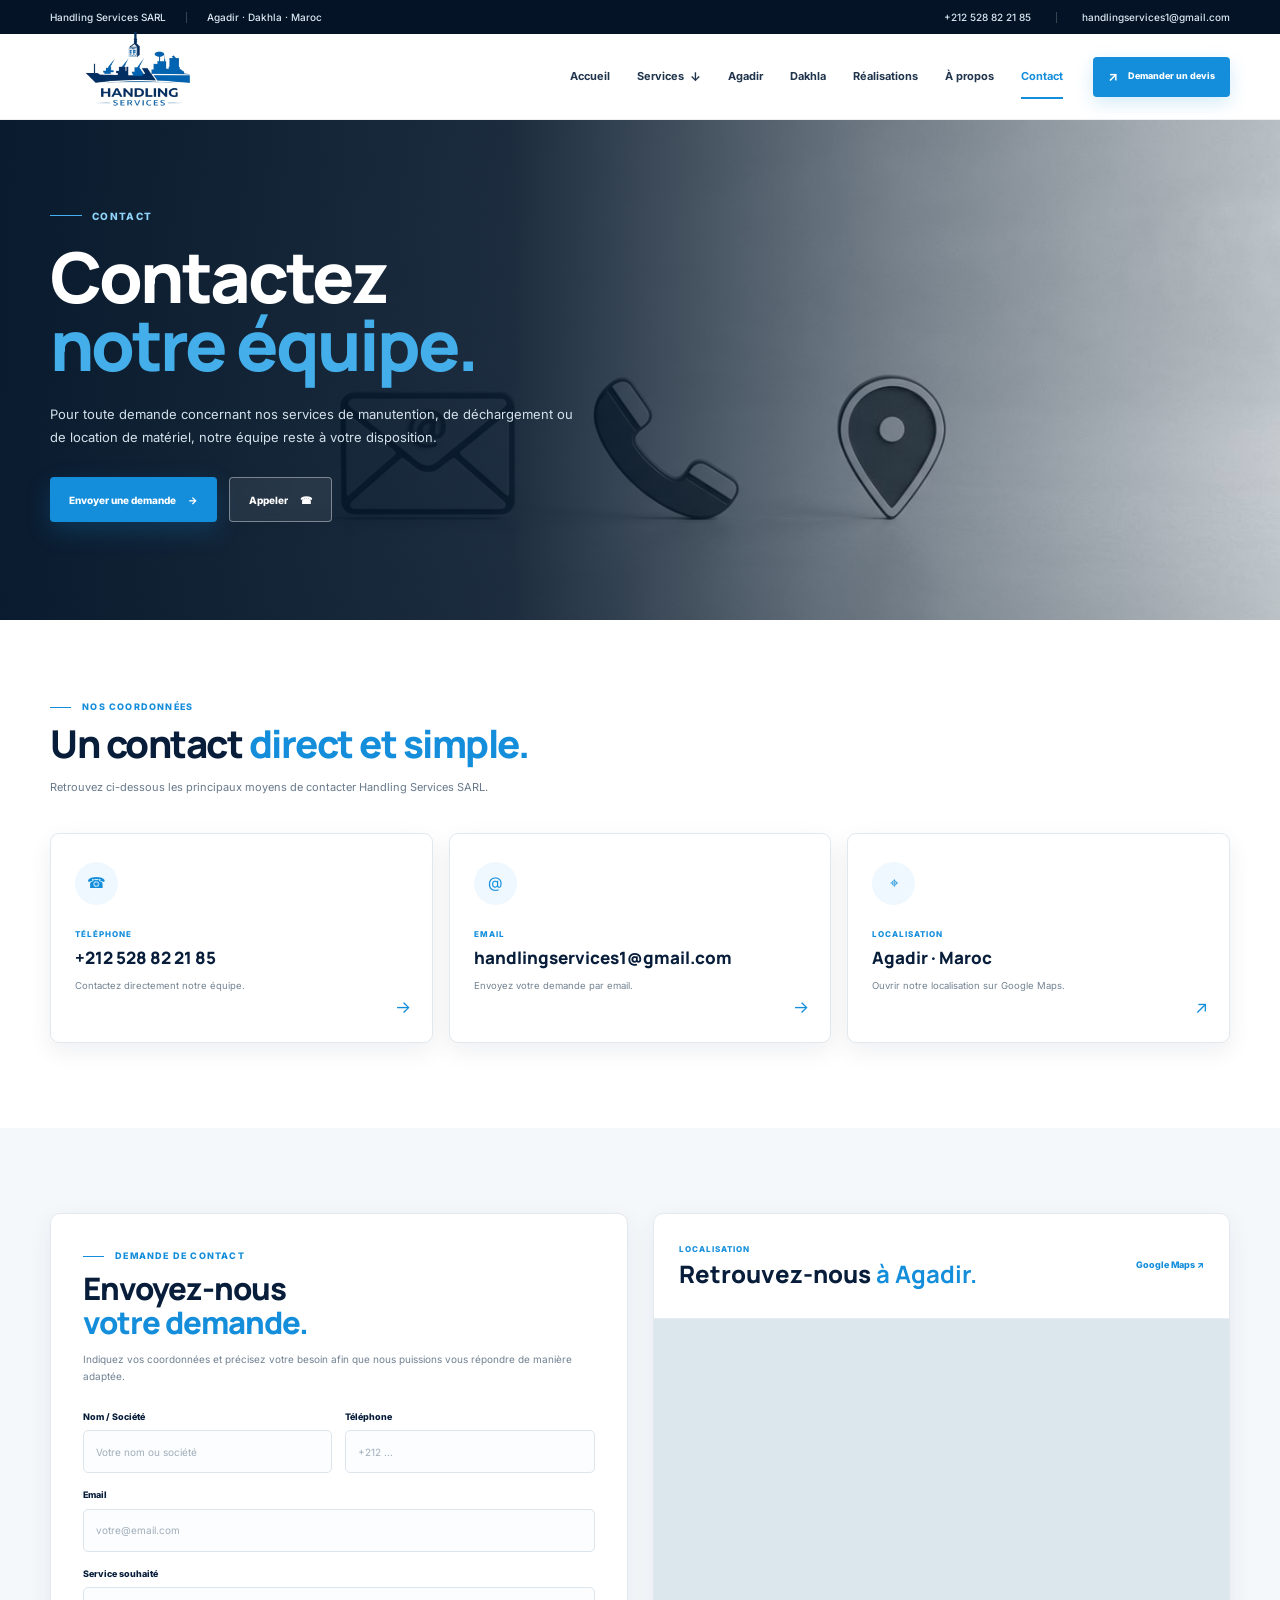
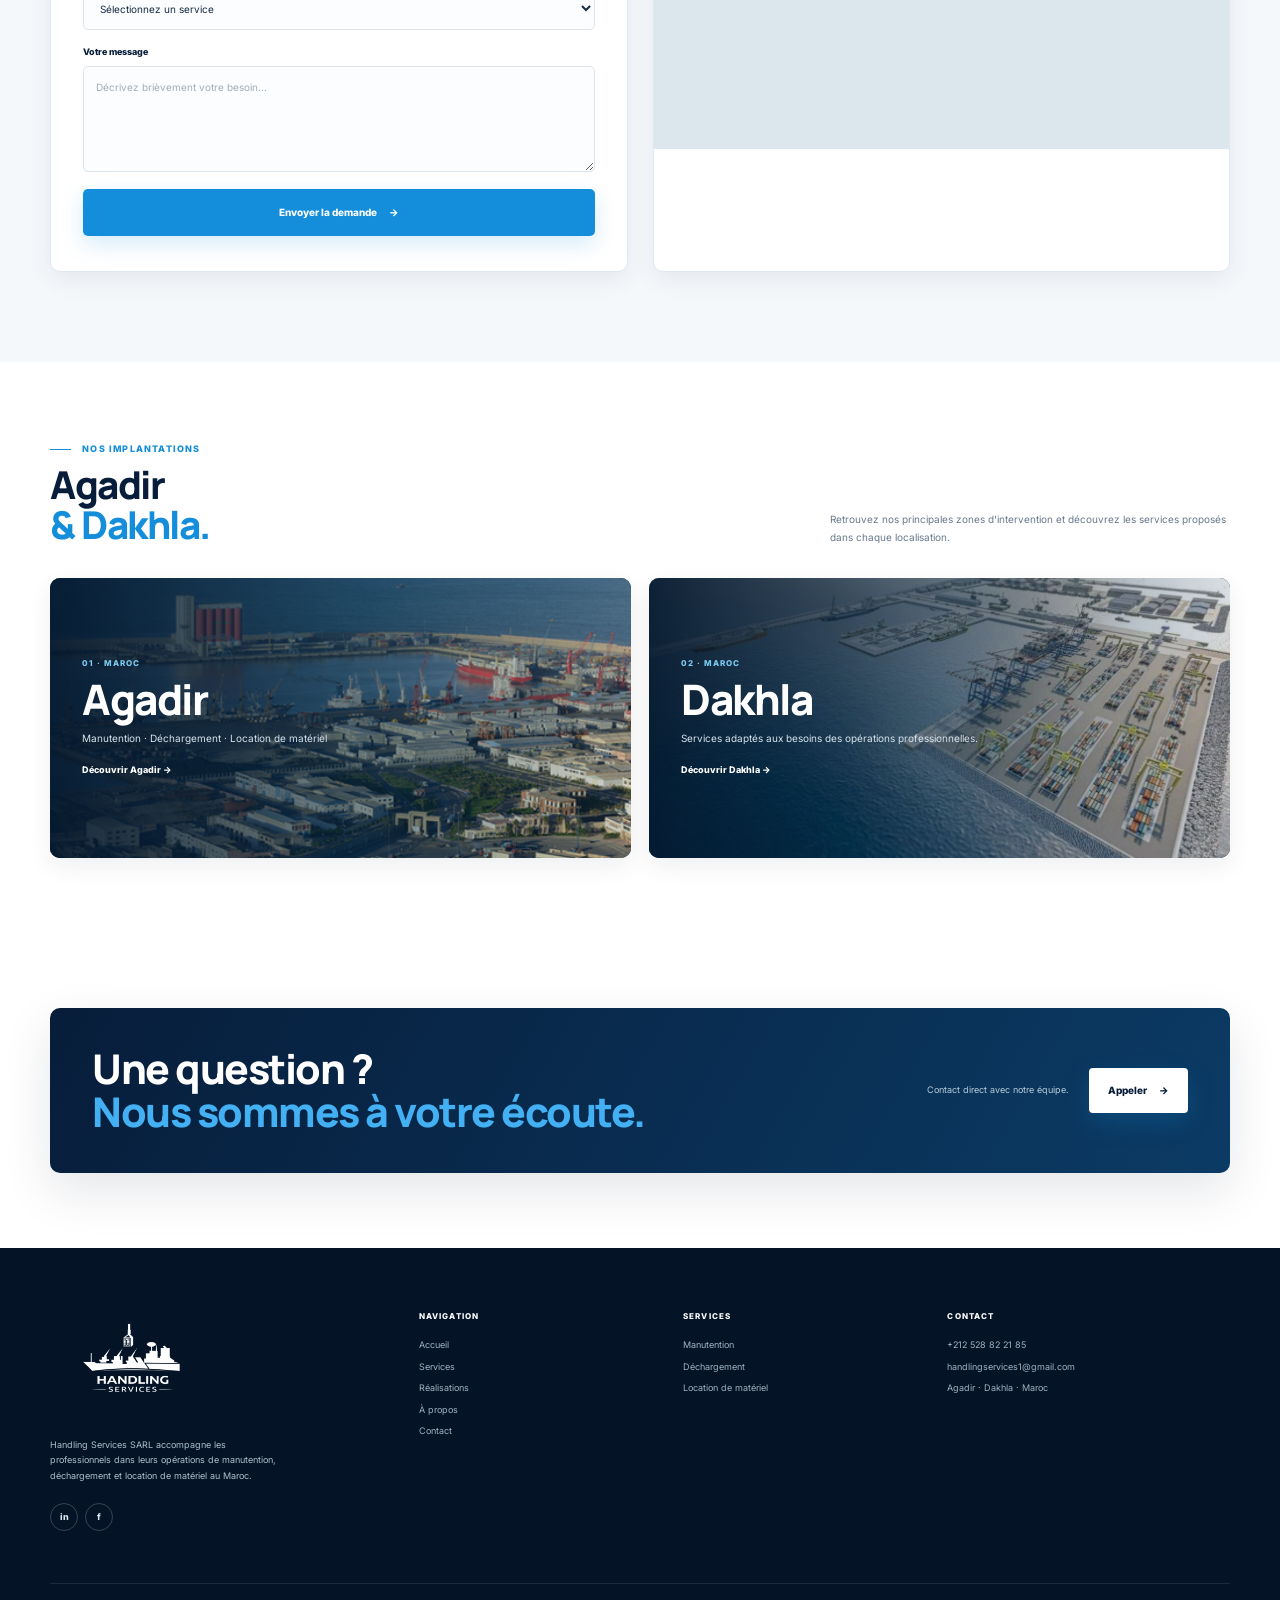
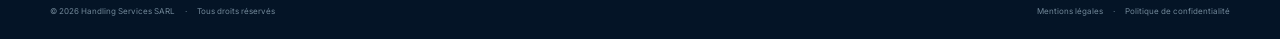
<file: fr/contact.html>
<!DOCTYPE html><html lang="fr"><head><meta charset="UTF-8">

<meta name="viewport" content="width=device-width, initial-scale=1.0">

<title>Contact | Handling Services SARL — Agadir & Dakhla</title>

<meta name="description"
    content="Contactez Handling Services SARL à Agadir et Dakhla pour toute demande de manutention, déchargement ou location de matériel.">

<meta name="robots" content="index, follow">

<link rel="canonical"
    href="https://www.handlingservices.ma/contact.html">

<meta name="theme-color" content="#071d3a">

<link rel="preconnect"
    href="https://fonts.googleapis.com">

<link rel="preconnect"
    href="https://fonts.gstatic.com"
    crossorigin>

<link href="https://fonts.googleapis.com/css2?family=Inter:wght@400;500;600;700;800&family=Manrope:wght@500;600;700;800&display=swap"
    rel="stylesheet">


<!-- =====================================================
     STRUCTURED DATA
====================================================== -->

<script type="application/ld+json">
{
    "@context": "https://schema.org",
    "@type": "Organization",
    "name": "Handling Services SARL",
    "url": "https://www.handlingservices.ma/",
    "telephone": "+212528822185",
    "email": "handlingservices1@gmail.com",
    "areaServed": [
        {
            "@type": "City",
            "name": "Agadir"
        },
        {
            "@type": "City",
            "name": "Dakhla"
        }
    ],
    "address": {
        "@type": "PostalAddress",
        "addressLocality": "Agadir",
        "addressCountry": "MA"
    }
}
</script>

<style>

/* =========================================================
   HANDLING SERVICES SARL
   CONTACT PAGE
========================================================= */

:root {

    --navy: #071d3a;
    --navy-dark: #041426;
    --navy-soft: #0c2949;

    --blue: #148edb;
    --blue-dark: #0877c4;
    --blue-light: #42b0f2;

    --white: #ffffff;

    --text: #172b43;
    --muted: #68798b;

    --light: #f5f8fb;

    --line: #e3eaf0;

    --shadow-sm:
        0 8px 25px rgba(7,29,58,.07);

    --shadow:
        0 18px 50px rgba(7,29,58,.11);

    --shadow-lg:
        0 25px 70px rgba(7,29,58,.17);

    --container: 1180px;
}


/* =========================================================
   RESET
========================================================= */

*,
*::before,
*::after {

    box-sizing: border-box;

    margin: 0;

    padding: 0;
}

html {

    scroll-behavior: smooth;
}

body {

    margin: 0;

    font-family:
        "Inter",
        Arial,
        sans-serif;

    color: var(--text);

    background: #fff;

    line-height: 1.6;

    overflow-x: hidden;
}

img {

    display: block;

    width: 100%;

    max-width: 100%;
}

a {

    color: inherit;

    text-decoration: none;
}

button,
input,
textarea,
select {

    font: inherit;
}

button {

    cursor: pointer;
}

::selection {

    background: var(--blue);

    color: #fff;
}


/* =========================================================
   CONTAINER
========================================================= */

.container {

    width:
        min(
            calc(100% - 64px),
            var(--container)
        );

    margin-inline: auto;
}


/* =========================================================
   TOP BAR
========================================================= */

.topbar {

    height: 34px;

    background:
        var(--navy-dark);

    color:
        #dce8f2;

    font-size: 10px;

    font-weight: 500;
}

.topbar-inner {

    height: 100%;

    display: flex;

    align-items: center;

    justify-content: space-between;
}

.topbar-info,
.topbar-contact {

    display: flex;

    align-items: center;

    gap: 20px;
}

.topbar-contact {

    gap: 25px;
}

.topbar a {

    transition:
        color .2s ease;
}

.topbar a:hover {

    color:
        var(--blue-light);
}

.topbar-separator {

    width: 1px;

    height: 11px;

    background:
        rgba(255,255,255,.2);
}


/* =========================================================
   HEADER
========================================================= */

.site-header {

    position: relative;

    z-index: 1000;

    height: 86px;

    background:
        rgba(255,255,255,.98);

    border-bottom:
        1px solid #edf1f4;
}

.header-inner {

    height: 100%;

    display: flex;

    align-items: center;

    justify-content: space-between;

    gap: 30px;
}


/* =========================================================
   LOGO
========================================================= */

.brand {

    display: flex;

    align-items: center;

    flex: 0 0 auto;

    width: 190px;
}

.brand img {

    width: 178px;

    height: auto;

    object-fit: contain;
}


/* =========================================================
   NAVIGATION
========================================================= */

.main-navigation {

    height: 100%;

    display: flex;

    align-items: center;

    justify-content: center;

    gap: 27px;

    margin-left: auto;
}

.nav-link {

    position: relative;

    display: inline-flex;

    align-items: center;

    height: 100%;

    color: #20344c;

    font-size: 11px;

    font-weight: 700;

    white-space: nowrap;

    transition:
        color .2s ease;
}

.nav-link::after {

    content: "";

    position: absolute;

    left: 0;

    right: 0;

    bottom: 20px;

    height: 2px;

    background:
        var(--blue);

    transform:
        scaleX(0);

    transition:
        transform .25s ease;
}

.nav-link:hover,
.nav-link.active {

    color:
        var(--blue);
}

.nav-link:hover::after,
.nav-link.active::after {

    transform:
        scaleX(1);
}


/* =========================================================
   DROPDOWN
========================================================= */

.nav-item.dropdown {

    position: relative;

    height: 100%;

    display: flex;

    align-items: center;
}

.nav-item.dropdown > .nav-link {

    gap: 6px;
}

.dropdown-arrow {

    font-size: 12px;

    transition:
        transform .25s ease;
}

.nav-item.dropdown:hover
.dropdown-arrow {

    transform:
        rotate(180deg);
}

.dropdown-panel {

    position: absolute;

    top:
        calc(100% - 1px);

    left: 50%;

    width: 235px;

    padding: 9px;

    background: #fff;

    border:
        1px solid #e8eef3;

    border-radius: 9px;

    box-shadow:
        var(--shadow);

    opacity: 0;

    visibility: hidden;

    transform:
        translate(-50%,10px);

    transition:
        opacity .2s ease,
        visibility .2s ease,
        transform .2s ease;
}

.nav-item.dropdown:hover
.dropdown-panel {

    opacity: 1;

    visibility: visible;

    transform:
        translate(-50%,0);
}

.dropdown-panel a {

    min-height: 48px;

    display: flex;

    align-items: center;

    gap: 13px;

    padding: 8px 12px;

    border-radius: 6px;

    color: var(--text);

    font-size: 11px;

    font-weight: 700;

    transition:
        background .2s ease,
        color .2s ease,
        padding .2s ease;
}

.dropdown-panel a span {

    width: 25px;

    color:
        var(--blue);

    font-size: 9px;

    font-weight: 800;
}

.dropdown-panel a:hover {

    background:
        #f2f7fb;

    color:
        var(--blue);

    padding-left: 16px;
}


/* =========================================================
   HEADER ACTION
========================================================= */

.header-actions {

    display: flex;

    align-items: center;

    gap: 17px;

    flex: 0 0 auto;
}

.header-quote {

    min-height: 40px;

    padding: 0 15px;

    display: inline-flex;

    align-items: center;

    justify-content: center;

    gap: 10px;

    color: #fff;

    background:
        var(--blue);

    border-radius: 4px;

    font-size: 9px;

    font-weight: 800;

    box-shadow:
        0 6px 18px rgba(20,142,219,.18);

    transition:
        .2s ease;
}

.header-quote strong {

    font-size: 13px;
}

.header-quote:hover {

    background:
        var(--blue-dark);

    transform:
        translateY(-2px);
}


/* =========================================================
   MOBILE BUTTON
========================================================= */

.mobile-menu-button {

    display: none;

    width: 39px;

    height: 39px;

    flex-direction: column;

    align-items: center;

    justify-content: center;

    gap: 5px;

    border:
        1px solid #dce6ed;

    border-radius: 5px;

    background: #fff;
}

.mobile-menu-button span {

    width: 17px;

    height: 1.5px;

    background:
        var(--navy);
}


/* =========================================================
   HERO
========================================================= */

.contact-hero {

    position: relative;

    min-height: 500px;

    display: flex;

    align-items: center;

    overflow: hidden;

    background:
        var(--navy);
}

.contact-hero-background {

    position: absolute;

    inset: 0;
}

.contact-hero-background img {

    width: 100%;

    height: 100%;

    object-fit: cover;

    object-position: center;
}

.contact-hero-overlay {

    position: absolute;

    inset: 0;

    background:
        linear-gradient(
            90deg,
            rgba(4,22,42,.97) 0%,
            rgba(4,22,42,.88) 40%,
            rgba(4,22,42,.48) 70%,
            rgba(4,22,42,.18) 100%
        );
}

.contact-hero-inner {

    position: relative;

    z-index: 2;

    min-height: 500px;

    display: flex;

    align-items: center;
}

.contact-hero-content {

    max-width: 620px;

    padding-bottom: 10px;
}

.eyebrow {

    display: flex;

    align-items: center;

    gap: 10px;

    margin-bottom: 18px;

    color:
        #8fd5fa;

    font-size: 10px;

    font-weight: 800;

    letter-spacing: 1.3px;
}

.eyebrow-line {

    width: 32px;

    height: 1px;

    background:
        var(--blue-light);
}

.contact-hero h1 {

    color: #fff;

    font-family:
        "Manrope",
        Arial,
        sans-serif;

    font-size:
        clamp(45px,5.5vw,70px);

    line-height: .98;

    letter-spacing: -3px;

    font-weight: 800;

    margin-bottom: 24px;
}

.contact-hero h1 span {

    display: block;

    color:
        #43aee9;
}

.contact-hero-content > p {

    max-width: 540px;

    color:
        #d4e1eb;

    font-size: 13px;

    line-height: 1.8;

    margin-bottom: 28px;
}

.contact-hero-actions {

    display: flex;

    gap: 12px;

    flex-wrap: wrap;
}


/* =========================================================
   BUTTONS
========================================================= */

.btn-primary,
.btn-secondary {

    min-height: 45px;

    padding: 0 19px;

    display: inline-flex;

    align-items: center;

    justify-content: center;

    gap: 12px;

    border-radius: 4px;

    font-size: 10px;

    font-weight: 800;

    transition:
        .25s ease;
}

.btn-primary {

    color: #fff;

    background:
        var(--blue);

    box-shadow:
        0 9px 24px rgba(20,142,219,.22);
}

.btn-primary:hover {

    background:
        var(--blue-dark);

    transform:
        translateY(-3px);
}

.btn-secondary {

    color: #fff;

    background:
        rgba(255,255,255,.08);

    border:
        1px solid rgba(255,255,255,.4);

    backdrop-filter:
        blur(5px);
}

.btn-secondary:hover {

    color:
        var(--navy);

    background:
        #fff;

    transform:
        translateY(-3px);
}


/* =========================================================
   CONTACT DETAILS
========================================================= */

.contact-details-section {

    padding:
        80px 0 85px;

    background:
        #fff;
}

.section-heading {

    max-width: 650px;

    margin-bottom: 35px;
}

.section-kicker {

    margin-bottom: 9px;

    color:
        var(--blue);

    font-size: 9px;

    font-weight: 800;

    letter-spacing: 1.2px;
}

.section-kicker::before {

    content: "";

    display: inline-block;

    width: 21px;

    height: 1px;

    margin-right: 8px;

    vertical-align: middle;

    background:
        var(--blue);
}

.section-heading h2 {

    color:
        var(--navy);

    font-family:
        "Manrope",
        Arial,
        sans-serif;

    font-size:
        clamp(30px,3vw,42px);

    line-height: 1.08;

    letter-spacing: -1.5px;

    font-weight: 800;

    margin-bottom: 13px;
}

.section-heading h2 span {

    color:
        var(--blue);
}

.section-heading p {

    max-width: 570px;

    color:
        var(--muted);

    font-size: 11px;

    line-height: 1.8;
}


/* =========================================================
   CONTACT GRID
========================================================= */

.contact-grid {

    display: grid;

    grid-template-columns:
        repeat(3, 1fr);

    gap: 16px;
}

.contact-card {

    position: relative;

    min-height: 210px;

    padding: 28px 24px;

    background:
        #fff;

    border:
        1px solid #e1e9ef;

    border-radius: 9px;

    box-shadow:
        var(--shadow-sm);

    transition:
        transform .3s ease,
        box-shadow .3s ease,
        border-color .3s ease;
}

.contact-card:hover {

    transform:
        translateY(-7px);

    box-shadow:
        var(--shadow-lg);

    border-color:
        rgba(20,142,219,.35);
}

.contact-card-icon {

    width: 43px;

    height: 43px;

    display: flex;

    align-items: center;

    justify-content: center;

    margin-bottom: 23px;

    color:
        var(--blue);

    background:
        #eef8fe;

    border-radius: 50%;

    font-size: 15px;
}

.contact-card-label {

    display: block;

    margin-bottom: 7px;

    color:
        var(--blue);

    font-size: 8px;

    font-weight: 800;

    letter-spacing: 1px;
}

.contact-card h3 {

    color:
        var(--navy);

    font-family:
        "Manrope",
        Arial,
        sans-serif;

    font-size: 17px;

    line-height: 1.35;

    font-weight: 800;

    margin-bottom: 8px;

    overflow-wrap:
        anywhere;
}

.contact-card p {

    color:
        #728292;

    font-size: 9.5px;

    line-height: 1.65;
}

.contact-card-arrow {

    position: absolute;

    right: 21px;

    bottom: 20px;

    color:
        var(--blue);

    font-size: 17px;

    transition:
        transform .25s ease;
}

.contact-card:hover
.contact-card-arrow {

    transform:
        translateX(5px);
}


/* =========================================================
   FORM + MAP
========================================================= */

.contact-main-section {

    padding:
        85px 0 90px;

    background:
        var(--light);
}

.contact-main-grid {

    display: grid;

    grid-template-columns:
        1fr 1fr;

    gap: 25px;

    align-items: stretch;
}


/* =========================================================
   FORM
========================================================= */

.contact-form-wrapper {

    padding:
        35px 32px;

    background:
        #fff;

    border:
        1px solid #e1e9ef;

    border-radius: 10px;

    box-shadow:
        var(--shadow-sm);
}

.contact-form-wrapper h2 {

    color:
        var(--navy);

    font-family:
        "Manrope",
        Arial,
        sans-serif;

    font-size: 31px;

    line-height: 1.08;

    letter-spacing: -1px;

    font-weight: 800;

    margin-bottom: 12px;
}

.contact-form-wrapper h2 span {

    display: block;

    color:
        var(--blue);
}

.contact-form-intro {

    color:
        #718192;

    font-size: 10px;

    line-height: 1.7;

    margin-bottom: 25px;
}

.contact-form {

    display: flex;

    flex-direction: column;

    gap: 15px;
}

.form-row {

    display: grid;

    grid-template-columns:
        1fr 1fr;

    gap: 13px;
}

.form-group {

    display: flex;

    flex-direction: column;

    gap: 6px;
}

.form-group label {

    color:
        var(--navy);

    font-size: 9px;

    font-weight: 800;
}

.form-group input,
.form-group textarea,
.form-group select {

    width: 100%;

    border:
        1px solid #dce5ec;

    border-radius: 5px;

    outline: none;

    background:
        #fbfdfe;

    color:
        var(--text);

    font-size: 10px;

    transition:
        border-color .2s ease,
        box-shadow .2s ease,
        background .2s ease;
}

.form-group input,
.form-group select {

    height: 43px;

    padding:
        0 12px;
}

.form-group textarea {

    min-height: 105px;

    padding:
        12px;

    resize: vertical;
}

.form-group input:focus,
.form-group textarea:focus,
.form-group select:focus {

    border-color:
        var(--blue);

    background:
        #fff;

    box-shadow:
        0 0 0 3px rgba(20,142,219,.08);
}

.form-group input::placeholder,
.form-group textarea::placeholder {

    color:
        #a0adba;
}

.contact-submit {

    min-height: 47px;

    display: flex;

    align-items: center;

    justify-content: center;

    gap: 12px;

    margin-top: 2px;

    border: 0;

    border-radius: 5px;

    color:
        #fff;

    background:
        var(--blue);

    font-size: 10px;

    font-weight: 800;

    box-shadow:
        0 8px 22px rgba(20,142,219,.18);

    transition:
        .25s ease;
}

.contact-submit:hover {

    background:
        var(--blue-dark);

    transform:
        translateY(-2px);
}


/* =========================================================
   MAP
========================================================= */

.contact-map-wrapper {

    overflow: hidden;

    background:
        #fff;

    border:
        1px solid #e1e9ef;

    border-radius: 10px;

    box-shadow:
        var(--shadow-sm);
}

.contact-map-header {

    min-height: 105px;

    padding:
        22px 25px;

    display: flex;

    align-items: center;

    justify-content: space-between;

    gap: 20px;

    border-bottom:
        1px solid #e7edf2;
}

.contact-map-header span {

    display: block;

    margin-bottom: 4px;

    color:
        var(--blue);

    font-size: 8px;

    font-weight: 800;

    letter-spacing: 1px;
}

.contact-map-header h2 {

    color:
        var(--navy);

    font-family:
        "Manrope",
        Arial,
        sans-serif;

    font-size: 24px;

    line-height: 1.15;

    font-weight: 800;
}

.contact-map-header h2 strong {

    color:
        var(--blue);
}

.contact-map-header a {

    color:
        var(--blue);

    font-size: 9px;

    font-weight: 800;

    white-space: nowrap;
}

.contact-map {

    height: 430px;

    background:
        #dce6ed;
}

.contact-map iframe {

    width: 100%;

    height: 100%;

    display: block;

    border: 0;
}


/* =========================================================
   LOCATIONS
========================================================= */

.contact-locations-section {

    padding:
        80px 0 85px;

    background:
        #fff;
}

.locations-heading {

    display: flex;

    align-items: flex-end;

    justify-content: space-between;

    gap: 30px;

    margin-bottom: 32px;
}

.locations-heading h2 {

    color:
        var(--navy);

    font-family:
        "Manrope",
        Arial,
        sans-serif;

    font-size:
        clamp(31px,3vw,43px);

    line-height: 1.05;

    letter-spacing: -1.5px;

    font-weight: 800;
}

.locations-heading h2 span {

    display: block;

    color:
        var(--blue);
}

.locations-heading p {

    max-width: 400px;

    color:
        var(--muted);

    font-size: 10px;

    line-height: 1.8;
}

.location-grid {

    display: grid;

    grid-template-columns:
        repeat(2,1fr);

    gap: 18px;
}

.location-card {

    position: relative;

    min-height: 280px;

    overflow: hidden;

    border-radius: 10px;

    background:
        var(--navy);

    box-shadow:
        var(--shadow-sm);

    transition:
        transform .35s ease,
        box-shadow .35s ease;
}

.location-card:hover {

    transform:
        translateY(-7px);

    box-shadow:
        var(--shadow-lg);
}

.location-card img {

    position: absolute;

    inset: 0;

    width: 100%;

    height: 100%;

    object-fit: cover;

    transition:
        transform .7s ease;
}

.location-card:hover img {

    transform:
        scale(1.06);
}

.location-overlay {

    position: absolute;

    inset: 0;

    background:
        linear-gradient(
            90deg,
            rgba(4,25,47,.94),
            rgba(4,38,65,.55),
            rgba(4,38,65,.15)
        );
}

.location-content {

    position: relative;

    z-index: 2;

    min-height: 280px;

    padding:
        32px;

    display: flex;

    flex-direction: column;

    justify-content: center;

    align-items: flex-start;
}

.location-content > span {

    color:
        #7ccbf3;

    font-size: 8px;

    font-weight: 800;

    letter-spacing: 1px;

    margin-bottom: 8px;
}

.location-content h3 {

    color:
        #fff;

    font-family:
        "Manrope",
        Arial,
        sans-serif;

    font-size: 42px;

    line-height: 1;

    letter-spacing: -1.5px;

    font-weight: 800;

    margin-bottom: 10px;
}

.location-content p {

    max-width: 330px;

    color:
        #d6e4ed;

    font-size: 10px;

    line-height: 1.7;

    margin-bottom: 16px;
}

.location-content strong {

    color:
        #fff;

    font-size: 9px;

    font-weight: 800;

    transition:
        .2s ease;
}

.location-card:hover
.location-content strong {

    color:
        #72c8f2;

    transform:
        translateX(5px);
}


/* =========================================================
   FINAL CTA
========================================================= */

.final-cta {

    padding:
        65px 0 75px;

    background:
        #fff;
}

.final-cta-inner {

    min-height: 165px;

    padding:
        35px 42px;

    display: flex;

    align-items: center;

    justify-content: space-between;

    gap: 35px;

    border-radius: 10px;

    background:
        linear-gradient(
            120deg,
            #071d3a,
            #0b3b65
        );

    box-shadow:
        var(--shadow);
}

.final-cta h2 {

    max-width: 600px;

    color:
        #fff;

    font-family:
        "Manrope",
        Arial,
        sans-serif;

    font-size:
        clamp(29px,3.2vw,42px);

    line-height: 1.05;

    letter-spacing: -1.5px;

    font-weight: 800;
}

.final-cta h2 span {

    display: block;

    color:
        var(--blue-light);
}

.final-cta-action {

    display: flex;

    align-items: center;

    gap: 20px;
}

.final-cta-action p {

    color:
        #b9cedd;

    font-size: 9px;

    white-space: nowrap;
}

.final-cta .btn-primary {

    background:
        #fff;

    color:
        var(--navy);
}

.final-cta .btn-primary:hover {

    background:
        var(--blue);

    color:
        #fff;
}


/* =========================================================
   FOOTER
========================================================= */

.site-footer {

    color:
        #fff;

    background:
        var(--navy-dark);
}

.footer-main {

    display: grid;

    grid-template-columns:
        1.5fr 1fr 1fr 1.35fr;

    gap: 55px;

    padding-top: 62px;

    padding-bottom: 52px;
}

.footer-brand img {

    width: 165px;

    margin-bottom: 17px;

    filter:
        brightness(0) invert(1);
}

.footer-brand p {

    max-width: 235px;

    color:
        #aebfce;

    font-size: 9px;

    line-height: 1.75;

    margin-bottom: 19px;
}

.footer-social {

    display: flex;

    gap: 7px;
}

.footer-social a {

    width: 28px;

    height: 28px;

    display: flex;

    align-items: center;

    justify-content: center;

    border:
        1px solid rgba(255,255,255,.2);

    border-radius: 50%;

    color:
        #dce7ef;

    font-size: 9px;

    font-weight: 800;

    transition:
        .2s ease;
}

.footer-social a:hover {

    background:
        var(--blue);

    border-color:
        var(--blue);
}

.footer-column {

    display: flex;

    flex-direction: column;

    align-items: flex-start;

    gap: 8px;
}

.footer-column h3 {

    margin-bottom: 8px;

    color:
        #fff;

    font-size: 8px;

    font-weight: 800;

    letter-spacing: 1.1px;
}

.footer-column a,
.footer-column span {

    color:
        #9fb2c2;

    font-size: 9px;

    line-height: 1.5;

    transition:
        color .2s ease;
}

.footer-column a:hover {

    color:
        var(--blue-light);
}

.footer-bottom {

    min-height: 56px;

    display: flex;

    align-items: center;

    justify-content: space-between;

    gap: 20px;

    border-top:
        1px solid rgba(255,255,255,.09);

    color:
        #718798;

    font-size: 8px;
}

.footer-bottom div {

    display: flex;

    align-items: center;

    gap: 10px;
}

.footer-bottom a:hover {

    color:
        #fff;
}


/* =========================================================
   REVEAL
========================================================= */

.reveal {

    opacity: 0;

    transform:
        translateY(25px);

    transition:
        opacity .7s ease,
        transform .7s ease;
}

.reveal.visible {

    opacity: 1;

    transform:
        translateY(0);
}


/* =========================================================
   TABLET
========================================================= */

@media (max-width: 1000px) {

    .container {

        width:
            calc(100% - 44px);
    }

    .main-navigation {

        gap: 17px;
    }

    .nav-link {

        font-size: 9px;
    }

    .contact-grid {

        grid-template-columns:
            repeat(2,1fr);
    }

    .contact-main-grid {

        grid-template-columns:
            1fr;
    }

    .contact-map {

        height: 380px;
    }

    .footer-main {

        grid-template-columns:
            1.5fr 1fr 1fr;
    }

    .footer-contact {

        grid-column:
            1 / -1;
    }
}


/* =========================================================
   MOBILE NAV
========================================================= */

@media (max-width: 800px) {

    .topbar {

        display: none;
    }

    .site-header {

        height: 76px;
    }

    .brand {

        width: 160px;
    }

    .brand img {

        width: 150px;
    }

    .main-navigation {

        display: none;

        position: absolute;

        top: 76px;

        left: 0;

        right: 0;

        height: auto;

        padding: 12px 18px;

        margin: 0;

        flex-direction: column;

        align-items: stretch;

        gap: 0;

        background:
            #fff;

        box-shadow:
            0 15px 35px rgba(7,29,58,.12);
    }

    .main-navigation.mobile-open {

        display: flex;
    }

    .nav-link {

        height: 48px;

        display: flex;

        align-items: center;
    }

    .nav-link::after {

        bottom: 5px;
    }

    .nav-item.dropdown {

        height: auto;

        display: block;
    }

    .dropdown-panel {

        position: static;

        width: 100%;

        padding: 0;

        border: 0;

        border-radius: 0;

        box-shadow: none;

        opacity: 1;

        visibility: visible;

        transform: none;

        display: none;
    }

    .nav-item.dropdown:hover .dropdown-panel {

        display: block;
    }

    .header-actions {

        margin-left: auto;

        margin-right: 53px;
    }

    .mobile-menu-button {

        display: flex;

        position: absolute;

        top: 18px;

        right: 18px;
    }

    .contact-hero,
    .contact-hero-inner {

        min-height: 570px;
    }

    .locations-heading {

        flex-direction: column;

        align-items: flex-start;
    }

    .final-cta-inner {

        flex-direction: column;

        align-items: flex-start;
    }
}


/* =========================================================
   MOBILE
========================================================= */

@media (max-width: 600px) {

    .container {

        width:
            calc(100% - 30px);
    }

    .site-header {

        height: 70px;
    }

    .brand {

        width: 140px;
    }

    .brand img {

        width: 130px;
    }

    .main-navigation {

        top: 70px;
    }

    .header-actions {

        margin-right: 48px;
    }

    .header-quote {

        min-height: 36px;

        width: 37px;

        padding: 0;
    }

    .header-quote span {

        display: none;
    }

    .mobile-menu-button {

        top: 15px;

        right: 15px;

        width: 38px;

        height: 38px;
    }


    /* HERO */

    .contact-hero,
    .contact-hero-inner {

        min-height: 600px;
    }

    .contact-hero-inner {

        align-items: flex-start;

        padding-top: 70px;
    }

    .contact-hero h1 {

        font-size:
            clamp(39px,12vw,55px);

        letter-spacing:
            -2px;
    }

    .contact-hero-content > p {

        font-size: 11px;
    }

    .contact-hero-actions {

        flex-direction: column;

        align-items: stretch;
    }

    .contact-hero-actions a {

        width: 100%;
    }


    /* DETAILS */

    .contact-details-section,
    .contact-main-section,
    .contact-locations-section {

        padding:
            60px 0;
    }

    .contact-grid {

        grid-template-columns:
            1fr;
    }

    .contact-card {

        min-height: 190px;
    }


    /* FORM */

    .contact-form-wrapper {

        padding:
            27px 20px;
    }

    .contact-form-wrapper h2 {

        font-size:
            29px;
    }

    .form-row {

        grid-template-columns:
            1fr;
    }


    /* MAP */

    .contact-map-header {

        align-items: flex-start;

        flex-direction: column;

        gap: 12px;
    }

    .contact-map {

        height: 320px;
    }


    /* LOCATIONS */

    .location-card,
    .location-content {

        min-height: 255px;
    }

    .location-content {

        padding:
            27px;
    }

    .location-content h3 {

        font-size:
            36px;
    }


    /* CTA */

    .final-cta {

        padding:
            45px 0;
    }

    .final-cta-inner {

        padding:
            30px 23px;
    }

    .final-cta h2 {

        font-size:
            31px;
    }

    .final-cta-action {

        flex-direction: column;

        align-items: flex-start;

        gap: 13px;
    }


    /* FOOTER */

    .footer-main {

        grid-template-columns:
            1fr 1fr;

        gap:
            40px 25px;

        padding-top:
            50px;
    }

    .footer-brand {

        grid-column:
            1 / -1;
    }

    .footer-contact {

        grid-column:
            auto;
    }

    .footer-bottom {

        min-height: auto;

        padding:
            18px 0;

        flex-direction:
            column;

        align-items:
            flex-start;
    }
}


/* =========================================================
   SMALL MOBILE
========================================================= */

@media (max-width: 430px) {

    .container {

        width:
            calc(100% - 24px);
    }

    .footer-main {

        grid-template-columns:
            1fr;
    }

    .footer-brand,
    .footer-contact {

        grid-column:
            auto;
    }
}

</style></head><body><!-- =========================================================
     TOP BAR
========================================================= --><div class="topbar"><div class="container topbar-inner">

    <div class="topbar-info">

        <span>
            Handling Services SARL
        </span>

        <span class="topbar-separator"></span>

        <span>
            Agadir · Dakhla · Maroc
        </span>

    </div>


    <div class="topbar-contact">

        <a href="tel:+212528822185">
            +212 528 82 21 85
        </a>

        <span class="topbar-separator"></span>

        <a href="mailto:handlingservices1@gmail.com">
            handlingservices1@gmail.com
        </a>

    </div>

</div>

</div><!-- =========================================================
     HEADER
========================================================= -->
<header class="site-header"><div class="container header-inner">


    <a href="index.html" class="brand">

        <img
            src="../images/logo.webp"
            alt="Handling Services SARL">

    </a>


    <nav
        class="main-navigation"
        id="main-navigation"
        aria-label="Navigation principale">


        <a
            href="../index.html"
            class="nav-link">

            Accueil

        </a>


        <div class="nav-item dropdown">

            <a
                href="services.html"
                class="nav-link">

                Services

                <span class="dropdown-arrow">
                    ↓
                </span>

            </a>


            <div class="dropdown-panel">

                <a href="services.html#manutention">

                    <span>01</span>

                    Manutention

                </a>

                <a href="services.html#dechargement">

                    <span>02</span>

                    Déchargement

                </a>

                <a href="services.html#location">

                    <span>03</span>

                    Location de matériel

                </a>

            </div>

        </div>


        <a
            href="agadir.html"
            class="nav-link">

            Agadir

        </a>


        <a
            href="dakhla.html"
            class="nav-link">

            Dakhla

        </a>


        <a
            href="realisations.html"
            class="nav-link">

            Réalisations

        </a>


        <a
            href="about.html"
            class="nav-link">

            À propos

        </a>


        <a
            href="contact.html"
            class="nav-link active"
            aria-current="page">

            Contact

        </a>

    </nav>


    <div class="header-actions">

        <a
            href="devis.html"
            class="header-quote">

            <strong>↗</strong>

            <span>
                Demander un devis
            </span>

        </a>

    </div>


    <button
        class="mobile-menu-button"
        type="button"
        aria-label="Ouvrir le menu"
        aria-expanded="false"
        aria-controls="main-navigation">

        <span></span>
        <span></span>
        <span></span>

    </button>

</div>

</header><!-- =========================================================
     HERO
========================================================= --><main><section class="contact-hero"><div class="contact-hero-background">

    <img
        src="../images/contact.webp"
        alt="Contact Handling Services SARL à Agadir"
        fetchpriority="high">

</div>


<div class="contact-hero-overlay"></div>


<div class="container contact-hero-inner">

    <div class="contact-hero-content">

        <div class="eyebrow">

            <span class="eyebrow-line"></span>

            CONTACT

        </div>


        <h1>

            Contactez
            <span>notre équipe.</span>

        </h1>


        <p>

            Pour toute demande concernant nos services
            de manutention, de déchargement ou de
            location de matériel, notre équipe reste
            à votre disposition.

        </p>


        <div class="contact-hero-actions">

            <a
                href="#contact-form"
                class="btn-primary">

                Envoyer une demande

                <span>→</span>

            </a>


            <a
                href="tel:+212528822185"
                class="btn-secondary">

                Appeler

                <span>☎</span>

            </a>

        </div>

    </div>

</div>

</section><!-- =========================================================
     CONTACT DETAILS
========================================================= --><section
    class="contact-details-section"
    aria-labelledby="contact-details-title"><div class="container">


    <div class="section-heading">

        <div class="section-kicker">
            NOS COORDONNÉES
        </div>

        <h2 id="contact-details-title">

            Un contact
            <span>direct et simple.</span>

        </h2>

        <p>

            Retrouvez ci-dessous les principaux moyens
            de contacter Handling Services SARL.

        </p>

    </div>


    <div class="contact-grid">


        <a
            href="tel:+212528822185"
            class="contact-card reveal">

            <div class="contact-card-icon">
                ☎
            </div>

            <span class="contact-card-label">
                TÉLÉPHONE
            </span>

            <h3>
                +212 528 82 21 85
            </h3>

            <p>
                Contactez directement notre équipe.
            </p>

            <span class="contact-card-arrow">
                →
            </span>

        </a>


        <a
            href="mailto:handlingservices1@gmail.com"
            class="contact-card reveal">

            <div class="contact-card-icon">
                @
            </div>

            <span class="contact-card-label">
                EMAIL
            </span>

            <h3>
                handlingservices1@gmail.com
            </h3>

            <p>
                Envoyez votre demande par email.
            </p>

            <span class="contact-card-arrow">
                →
            </span>

        </a>


        <a
            href="https://maps.app.goo.gl/4jvUzSo5U5Q7tLCw9?g_st=aw"
            target="_blank"
            rel="noopener noreferrer"
            class="contact-card reveal">

            <div class="contact-card-icon">
                ⌖
            </div>

            <span class="contact-card-label">
                LOCALISATION
            </span>

            <h3>
                Agadir · Maroc
            </h3>

            <p>
                Ouvrir notre localisation sur Google Maps.
            </p>

            <span class="contact-card-arrow">
                ↗
            </span>

        </a>

    </div>

</div>

</section><!-- =========================================================
     FORM + MAP
========================================================= --><section
    class="contact-main-section"
    id="contact-form"><div class="container contact-main-grid">


    <!-- FORM -->

    <div class="contact-form-wrapper reveal">

        <div class="section-kicker">
            DEMANDE DE CONTACT
        </div>


        <h2>

            Envoyez-nous
            <span>votre demande.</span>

        </h2>


        <p class="contact-form-intro">

            Indiquez vos coordonnées et précisez
            votre besoin afin que nous puissions
            vous répondre de manière adaptée.

        </p>


        <form
            class="contact-form"
            action="devis.html"
            method="get">


            <div class="form-row">


                <div class="form-group">

                    <label for="name">
                        Nom / Société
                    </label>

                    <input
                        type="text"
                        id="name"
                        name="name"
                        autocomplete="name"
                        placeholder="Votre nom ou société"
                        required>

                </div>


                <div class="form-group">

                    <label for="phone">
                        Téléphone
                    </label>

                    <input
                        type="tel"
                        id="phone"
                        name="phone"
                        autocomplete="tel"
                        placeholder="+212 ..."
                        required>

                </div>

            </div>


            <div class="form-group">

                <label for="email">
                    Email
                </label>

                <input
                    type="email"
                    id="email"
                    name="email"
                    autocomplete="email"
                    placeholder="votre@email.com"
                    required>

            </div>


            <div class="form-group">

                <label for="service">
                    Service souhaité
                </label>

                <select
                    id="service"
                    name="service"
                    required>

                    <option value="">
                        Sélectionnez un service
                    </option>

                    <option value="manutention">
                        Manutention
                    </option>

                    <option value="dechargement">
                        Déchargement
                    </option>

                    <option value="location">
                        Location de matériel
                    </option>

                    <option value="autre">
                        Autre demande
                    </option>

                </select>

            </div>


            <div class="form-group">

                <label for="message">
                    Votre message
                </label>

                <textarea
                    id="message"
                    name="message"
                    rows="5"
                    placeholder="Décrivez brièvement votre besoin..."
                    required></textarea>

            </div>


            <button
                type="submit"
                class="contact-submit">

                Envoyer la demande

                <span>→</span>

            </button>

        </form>

    </div>


    <!-- MAP -->

    <div class="contact-map-wrapper reveal">

        <div class="contact-map-header">

            <div>

                <span>
                    LOCALISATION
                </span>

                <h2>

                    Retrouvez-nous
                    <strong>à Agadir.</strong>

                </h2>

            </div>


            <a
                href="https://maps.app.goo.gl/4jvUzSo5U5Q7tLCw9?g_st=aw"
                target="_blank"
                rel="noopener noreferrer">

                Google Maps ↗

            </a>

        </div>


        <div class="contact-map">

            <iframe
                src="https://www.google.com/maps?q=Agadir%2C%20Morocco&output=embed"
                title="Localisation de Handling Services SARL à Agadir"
                loading="lazy"
                allowfullscreen
                referrerpolicy="no-referrer-when-downgrade">
            </iframe>

        </div>

    </div>

</div>

</section><!-- =========================================================
     LOCATIONS
========================================================= --><section
    class="contact-locations-section"
    aria-labelledby="locations-title"><div class="container">


    <div class="section-kicker">
        NOS IMPLANTATIONS
    </div>


    <div class="locations-heading">

        <h2 id="locations-title">

            Agadir
            <span>& Dakhla.</span>

        </h2>


        <p>

            Retrouvez nos principales zones
            d'intervention et découvrez les services
            proposés dans chaque localisation.

        </p>

    </div>


    <div class="location-grid">


        <a
            href="agadir.html"
            class="location-card reveal">

            <img
                src="../images/agadir.webp"
                alt="Handling Services SARL à Agadir"
                loading="lazy">

            <div class="location-overlay"></div>


            <div class="location-content">

                <span>
                    01 · MAROC
                </span>

                <h3>
                    Agadir
                </h3>

                <p>
                    Manutention · Déchargement ·
                    Location de matériel
                </p>

                <strong>
                    Découvrir Agadir →
                </strong>

            </div>

        </a>


        <a
            href="dakhla.html"
            class="location-card reveal">

            <img
                src="../images/dakhla.webp"
                alt="Handling Services SARL à Dakhla"
                loading="lazy">

            <div class="location-overlay"></div>


            <div class="location-content">

                <span>
                    02 · MAROC
                </span>

                <h3>
                    Dakhla
                </h3>

                <p>
                    Services adaptés aux besoins
                    des opérations professionnelles.
                </p>

                <strong>
                    Découvrir Dakhla →
                </strong>

            </div>

        </a>

    </div>

</div>

</section><!-- =========================================================
     FINAL CTA
========================================================= --><section class="final-cta"><div class="container">

    <div class="final-cta-inner reveal">

        <h2>

            Une question ?
            <span>Nous sommes à votre écoute.</span>

        </h2>


        <div class="final-cta-action">

            <p>
                Contact direct avec notre équipe.
            </p>


            <a
                href="tel:+212528822185"
                class="btn-primary">

                Appeler

                <span>→</span>

            </a>

        </div>

    </div>

</div>

</section></main><!-- =========================================================
     FOOTER
========================================================= --><footer class="site-footer"><div class="container footer-main">


    <div class="footer-brand">

        <img
            src="../images/logo.webp"
            alt="Handling Services SARL">

        <p>

            Handling Services SARL accompagne
            les professionnels dans leurs opérations
            de manutention, déchargement et
            location de matériel au Maroc.

        </p>


        <div class="footer-social">

            <a
                href="#"
                aria-label="LinkedIn">

                in

            </a>

            <a
                href="#"
                aria-label="Facebook">

                f

            </a>

        </div>

    </div>


    <div class="footer-column">

        <h3>
            NAVIGATION
        </h3>

        <a href="index.html">
            Accueil
        </a>

        <a href="services.html">
            Services
        </a>

        <a href="realisations.html">
            Réalisations
        </a>

        <a href="about.html">
            À propos
        </a>

        <a href="contact.html">
            Contact
        </a>

    </div>


    <div class="footer-column">

        <h3>
            SERVICES
        </h3>

        <a href="services.html#manutention">
            Manutention
        </a>

        <a href="services.html#dechargement">
            Déchargement
        </a>

        <a href="services.html#location">
            Location de matériel
        </a>

    </div>


    <div class="footer-column footer-contact">

        <h3>
            CONTACT
        </h3>

        <a href="tel:+212528822185">
            +212 528 82 21 85
        </a>

        <a href="mailto:handlingservices1@gmail.com">
            handlingservices1@gmail.com
        </a>

        <span>
            Agadir · Dakhla · Maroc
        </span>

    </div>

</div>


<div class="container footer-bottom">

    <div>

        <span>
            © 2026 Handling Services SARL
        </span>

        <span>·</span>

        <span>
            Tous droits réservés
        </span>

    </div>


    <div>

        <a href="#">
            Mentions légales
        </a>

        <span>·</span>

        <a href="#">
            Politique de confidentialité
        </a>

    </div>

</div>

</footer><!-- =========================================================
     JAVASCRIPT
========================================================= --><script>

document.addEventListener("DOMContentLoaded", function () {


    /* =====================================================
       SCROLL REVEAL
    ===================================================== */

    const revealElements =
        document.querySelectorAll(".reveal");


    if ("IntersectionObserver" in window) {

        const revealObserver =
            new IntersectionObserver(

                function(entries) {

                    entries.forEach(function(entry) {

                        if (entry.isIntersecting) {

                            entry.target.classList.add(
                                "visible"
                            );

                            revealObserver.unobserve(
                                entry.target
                            );

                        }

                    });

                },

                {
                    threshold: 0.12
                }

            );


        revealElements.forEach(function(element) {

            revealObserver.observe(element);

        });

    } else {

        revealElements.forEach(function(element) {

            element.classList.add("visible");

        });

    }


    /* =====================================================
       MOBILE MENU
    ===================================================== */

    const menuButton =
        document.querySelector(
            ".mobile-menu-button"
        );

    const navigation =
        document.querySelector(
            ".main-navigation"
        );


    if (menuButton && navigation) {

        menuButton.addEventListener(
            "click",
            function() {

                const opened =
                    navigation.classList.toggle(
                        "mobile-open"
                    );

                menuButton.setAttribute(
                    "aria-expanded",
                    opened ? "true" : "false"
                );

                menuButton.setAttribute(
                    "aria-label",
                    opened
                        ? "Fermer le menu"
                        : "Ouvrir le menu"
                );

            }
        );


        navigation
            .querySelectorAll(".nav-link")
            .forEach(function(link) {

                link.addEventListener(
                    "click",
                    function() {

                        if (
                            window.innerWidth <= 800
                        ) {

                            navigation.classList.remove(
                                "mobile-open"
                            );

                            menuButton.setAttribute(
                                "aria-expanded",
                                "false"
                            );

                            menuButton.setAttribute(
                                "aria-label",
                                "Ouvrir le menu"
                            );

                        }

                    }
                );

            });

    }

});

</script></body>
</html>
</file>
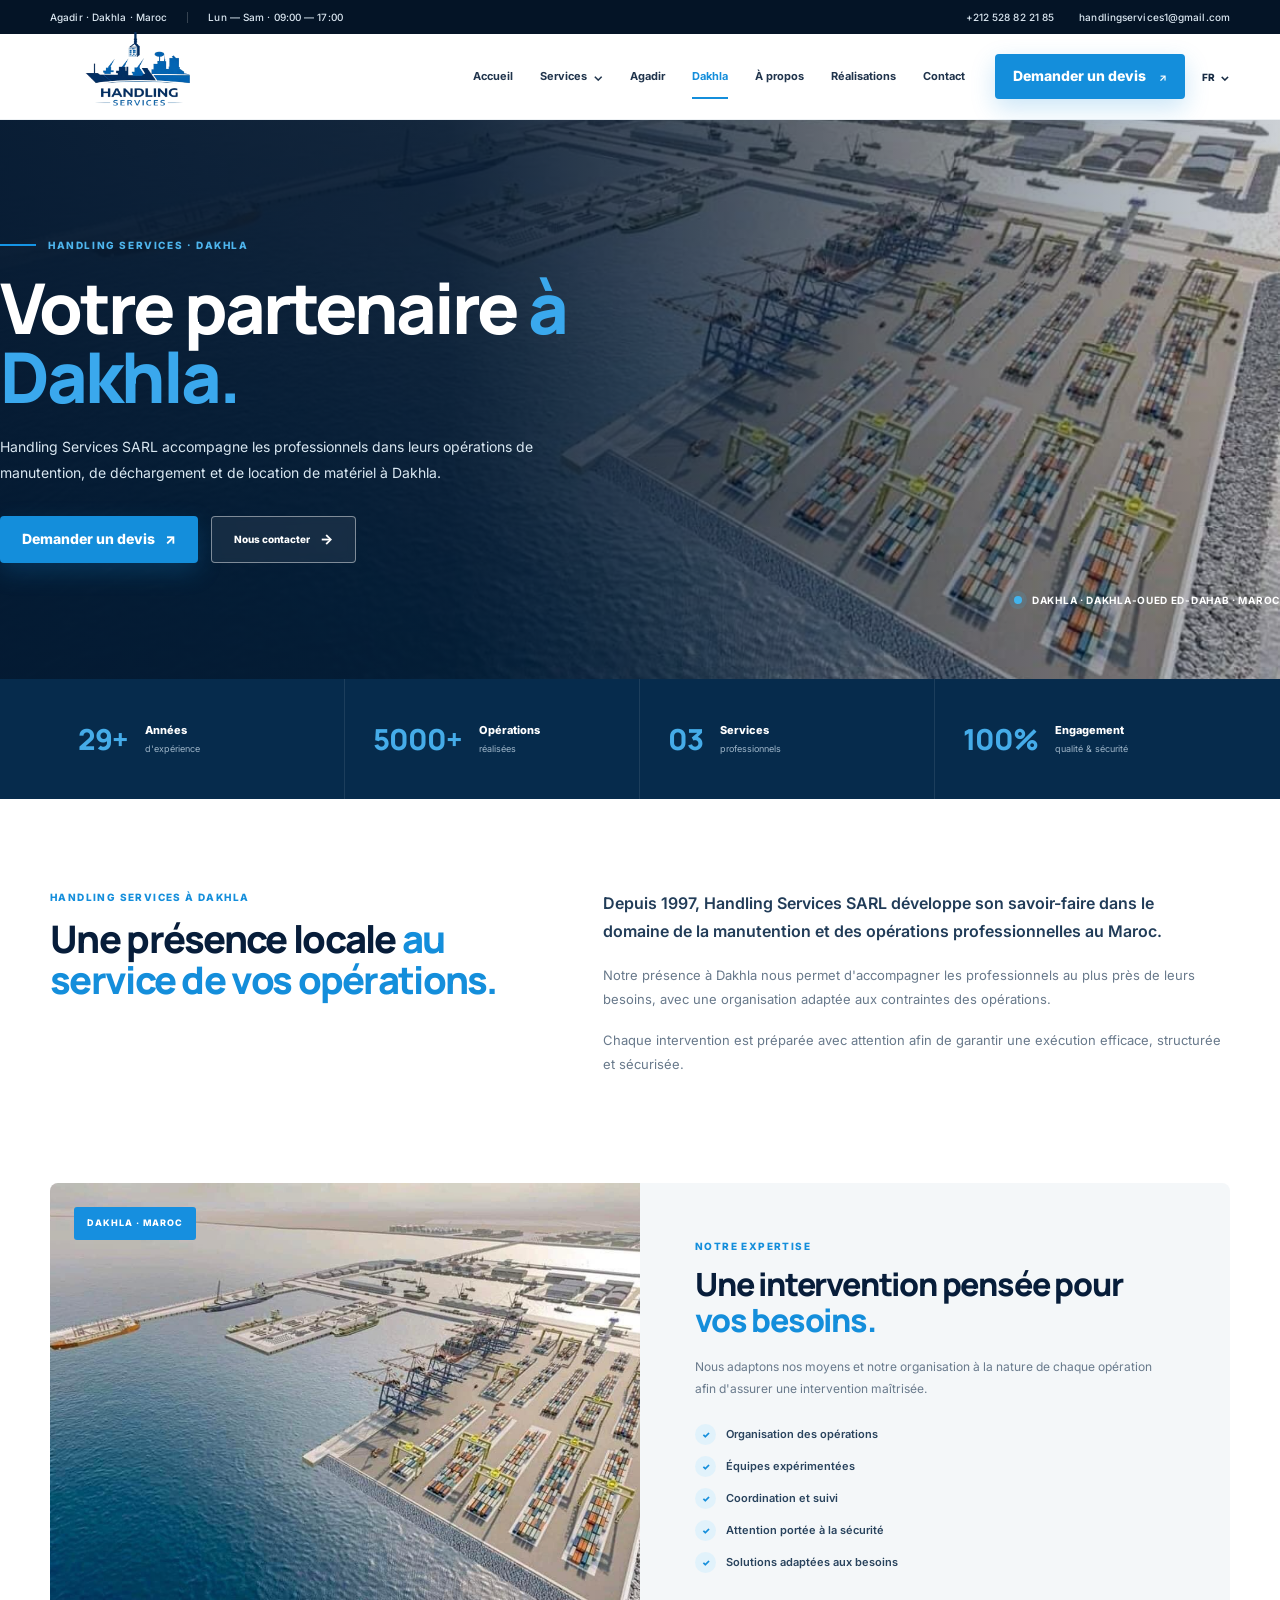
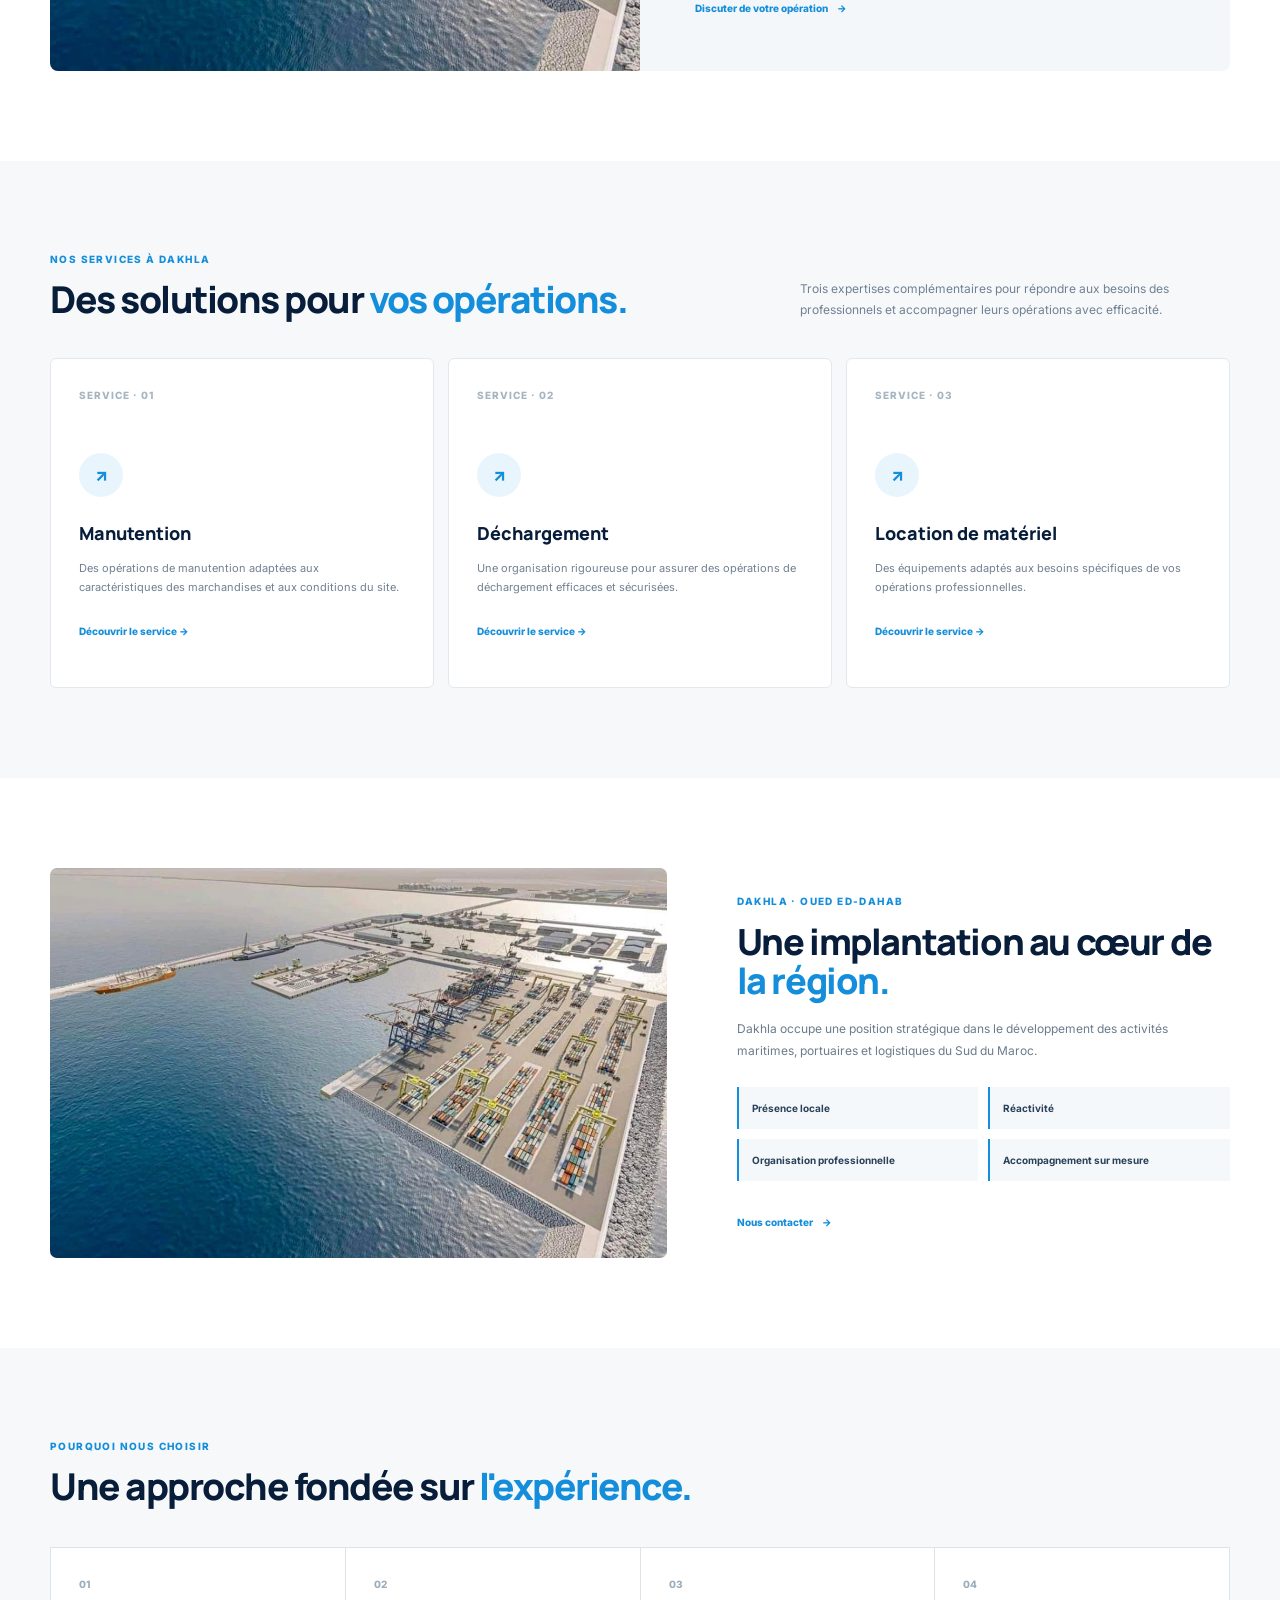
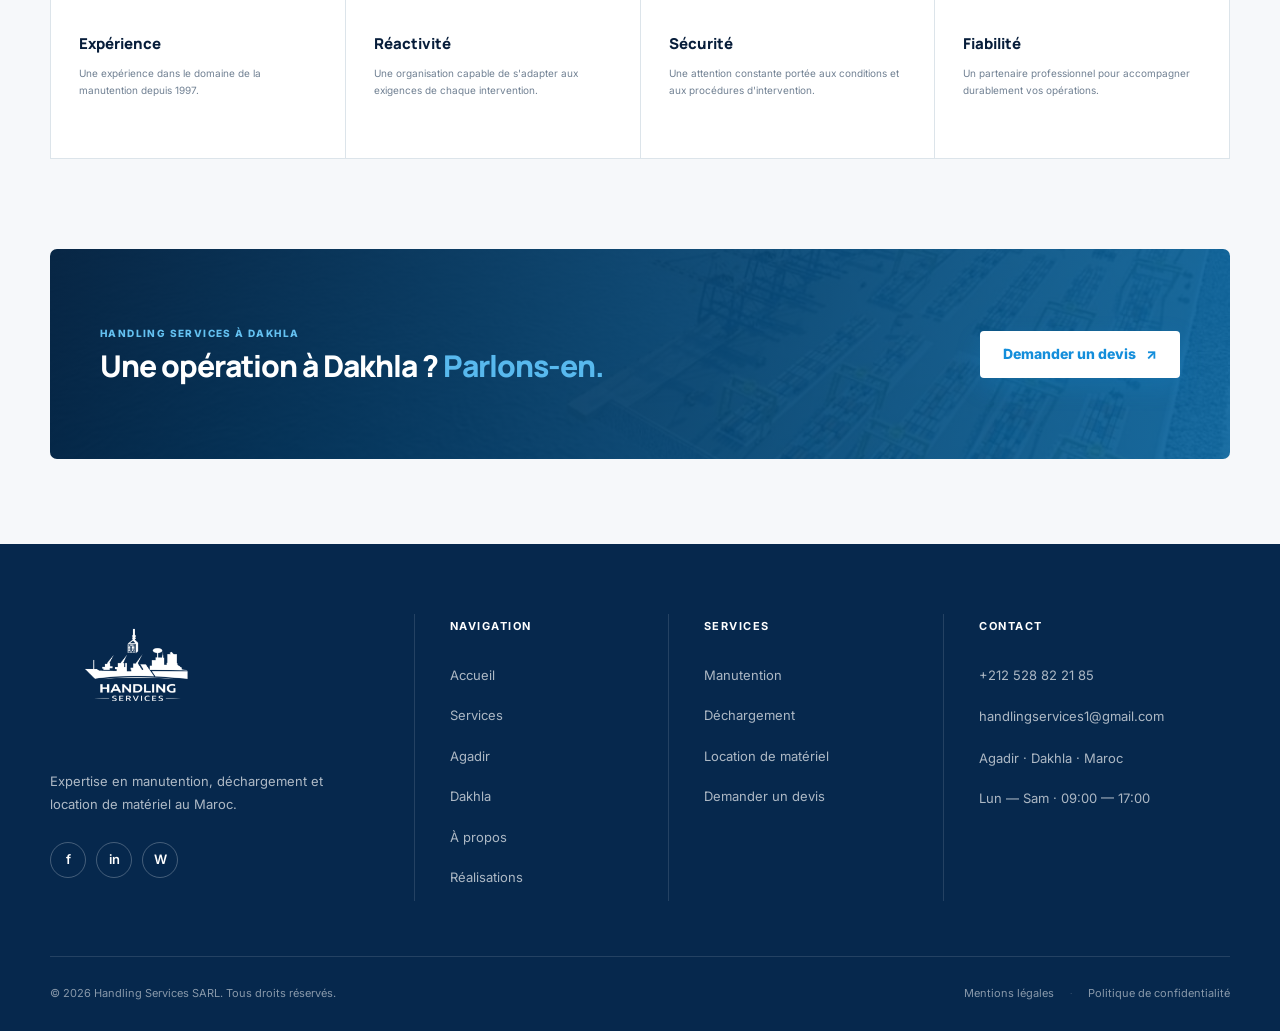
<file: fr/dakhla.html>
<!DOCTYPE html>
<html lang="fr">

<head>
    <meta charset="UTF-8">
    <meta name="viewport" content="width=device-width, initial-scale=1.0">

    <title>Handling Services à Dakhla | Manutention & Services Portuaires</title>

    <meta name="description"
        content="Handling Services SARL à Dakhla : manutention, déchargement et location de matériel pour les opérations professionnelles à Dakhla et au Maroc.">

    <meta name="keywords"
        content="Handling Services Dakhla, manutention Dakhla, déchargement Dakhla, services portuaires Dakhla, location matériel Dakhla, manutention Maroc">

    <meta name="author" content="Handling Services SARL">
    <meta name="robots" content="index, follow">

    <link rel="canonical" href="https://VOTRE-DOMAINE.com/fr/dakhla.html">

    <link rel="alternate" hreflang="fr"
        href="https://VOTRE-DOMAINE.com/fr/dakhla.html">

    <link rel="alternate" hreflang="en"
        href="https://VOTRE-DOMAINE.com/en/dakhla.html">

    <link rel="alternate" hreflang="es"
        href="https://VOTRE-DOMAINE.com/es/dakhla.html">

    <meta property="og:type" content="website">

    <meta property="og:title"
        content="Handling Services à Dakhla | Services Portuaires">

    <meta property="og:description"
        content="Manutention, déchargement et location de matériel à Dakhla avec Handling Services SARL.">

    <meta property="og:image"
        content="../images/dakhla.webp">

    <meta property="og:locale" content="fr_MA">

    <link rel="icon" type="image/webp" href="../images/logo.webp">

    <link rel="preconnect" href="https://fonts.googleapis.com">
    <link rel="preconnect" href="https://fonts.gstatic.com" crossorigin>

    <link
        href="https://fonts.googleapis.com/css2?family=Inter:wght@400;500;600;700;800&family=Manrope:wght@500;600;700;800&display=swap"
        rel="stylesheet">

    <link rel="stylesheet" href="../style.css">


    <style>

        /* =====================================================
           DAKHLA PAGE
        ===================================================== */

        .dakhla-page {
            background: #fff;
        }


        /* =====================================================
           HERO
        ===================================================== */

        .dakhla-hero {
            position: relative;
            min-height: 560px;
            overflow: hidden;
            display: flex;
            align-items: center;
        }

        .dakhla-hero-image {
            position: absolute;
            inset: 0;
        }

        .dakhla-hero-image img {
            width: 100%;
            height: 100%;
            object-fit: cover;
            object-position: center;
        }

        .dakhla-hero-overlay {
            position: absolute;
            inset: 0;
            background:
                linear-gradient(
                    90deg,
                    rgba(4, 25, 49, .97) 0%,
                    rgba(4, 25, 49, .90) 35%,
                    rgba(4, 25, 49, .55) 65%,
                    rgba(4, 25, 49, .20) 100%
                );
        }

        .dakhla-hero-content {
            position: relative;
            z-index: 2;
            width: 100%;
        }

        .dakhla-hero-copy {
            max-width: 690px;
            padding: 80px 0;
        }

        .dakhla-eyebrow {
            display: flex;
            align-items: center;
            gap: 12px;
            color: #4eb5ed;
            font-size: 10px;
            font-weight: 800;
            letter-spacing: 1.6px;
            margin-bottom: 20px;
        }

        .dakhla-eyebrow::before {
            content: "";
            width: 36px;
            height: 2px;
            background: #1595e6;
        }

        .dakhla-hero-copy h1 {
            margin: 0 0 24px;
            color: #fff;
            font-family: "Manrope", sans-serif;
            font-size: clamp(42px, 5.5vw, 70px);
            line-height: .98;
            letter-spacing: -3px;
            font-weight: 800;
        }

        .dakhla-hero-copy h1 span {
            color: #3aa8ed;
        }

        .dakhla-hero-copy p {
            max-width: 570px;
            margin: 0 0 30px;
            color: #d9e7f1;
            font-size: 14px;
            line-height: 1.85;
        }

        .dakhla-actions {
            display: flex;
            align-items: center;
            gap: 13px;
            flex-wrap: wrap;
        }

        .dakhla-actions .btn-primary,
        .dakhla-actions .btn-secondary {
            min-height: 47px;
            padding: 0 22px;
            border-radius: 4px;
            display: inline-flex;
            align-items: center;
            justify-content: center;
            gap: 10px;
            font-size: 10px;
            font-weight: 800;
        }

        .dakhla-actions .btn-secondary {
            border: 1px solid rgba(255,255,255,.45);
            color: #fff;
        }

        .dakhla-actions .btn-secondary:hover {
            background: #fff;
            color: var(--navy);
        }

        .dakhla-location-badge {
            position: absolute;
            right: 0;
            bottom: 35px;
            z-index: 3;
            display: flex;
            align-items: center;
            gap: 10px;
            color: #fff;
            font-size: 10px;
            font-weight: 700;
            letter-spacing: .7px;
        }

        .dakhla-location-dot {
            width: 8px;
            height: 8px;
            border-radius: 50%;
            background: #42b4ed;
            box-shadow: 0 0 0 5px rgba(66,180,237,.14);
        }


        /* =====================================================
           STATS
        ===================================================== */

        .dakhla-stats {
            position: relative;
            z-index: 4;
            margin-top: -1px;
            background: #062b4c;
        }

        .dakhla-stats-grid {
            display: grid;
            grid-template-columns: repeat(4, 1fr);
        }

        .dakhla-stat {
            min-height: 120px;
            padding: 25px 28px;
            border-right: 1px solid rgba(255,255,255,.09);
            display: flex;
            align-items: center;
            gap: 17px;
        }

        .dakhla-stat:last-child {
            border-right: none;
        }

        .dakhla-stat-number {
            color: #45ace9;
            font-family: "Manrope", sans-serif;
            font-size: 29px;
            font-weight: 800;
            letter-spacing: -1px;
        }

        .dakhla-stat-text {
            display: flex;
            flex-direction: column;
            gap: 3px;
        }

        .dakhla-stat-text strong {
            color: #fff;
            font-size: 11px;
            font-weight: 800;
        }

        .dakhla-stat-text span {
            color: #9eb5c8;
            font-size: 9px;
        }


        /* =====================================================
           INTRO
        ===================================================== */

        .dakhla-intro {
            padding: 90px 0;
            background: #fff;
        }

        .dakhla-intro-grid {
            display: grid;
            grid-template-columns: .85fr 1.15fr;
            gap: 90px;
            align-items: start;
        }

        .dakhla-kicker {
            color: var(--blue);
            font-size: 10px;
            font-weight: 800;
            letter-spacing: 1.4px;
            margin-bottom: 13px;
        }

        .dakhla-intro h2 {
            max-width: 470px;
            margin: 0;
            color: var(--navy);
            font-family: "Manrope", sans-serif;
            font-size: 38px;
            line-height: 1.08;
            letter-spacing: -1.7px;
            font-weight: 800;
        }

        .dakhla-intro h2 span {
            color: var(--blue);
        }

        .dakhla-intro-content {
            max-width: 620px;
        }

        .dakhla-intro-content .lead {
            margin: 0 0 18px;
            color: #213c58;
            font-size: 16px;
            line-height: 1.75;
            font-weight: 600;
        }

        .dakhla-intro-content p {
            margin: 0 0 17px;
            color: #68798b;
            font-size: 13px;
            line-height: 1.85;
        }


        /* =====================================================
           MAIN FEATURE
        ===================================================== */

        .dakhla-feature {
            padding: 0 0 90px;
        }

        .dakhla-feature-box {
            display: grid;
            grid-template-columns: 1fr 1fr;
            min-height: 450px;
            background: #f4f7f9;
            border-radius: 8px;
            overflow: hidden;
        }

        .dakhla-feature-image {
            position: relative;
            min-height: 450px;
            overflow: hidden;
        }

        .dakhla-feature-image img {
            width: 100%;
            height: 100%;
            object-fit: cover;
            transition: transform .6s ease;
        }

        .dakhla-feature-box:hover .dakhla-feature-image img {
            transform: scale(1.025);
        }

        .dakhla-feature-label {
            position: absolute;
            top: 24px;
            left: 24px;
            padding: 9px 13px;
            background: #168fdf;
            color: #fff;
            font-size: 9px;
            font-weight: 800;
            letter-spacing: 1px;
            border-radius: 3px;
        }

        .dakhla-feature-content {
            padding: 55px;
            display: flex;
            flex-direction: column;
            justify-content: center;
        }

        .dakhla-feature-content h2 {
            margin: 0 0 17px;
            color: var(--navy);
            font-family: "Manrope", sans-serif;
            font-size: 32px;
            line-height: 1.12;
            letter-spacing: -1.2px;
            font-weight: 800;
        }

        .dakhla-feature-content h2 span {
            color: var(--blue);
        }

        .dakhla-feature-content p {
            margin: 0 0 24px;
            color: #697a8c;
            font-size: 12px;
            line-height: 1.85;
        }

        .dakhla-check-list {
            display: flex;
            flex-direction: column;
            gap: 11px;
            margin: 0 0 27px;
            padding: 0;
        }

        .dakhla-check-list li {
            list-style: none;
            display: flex;
            align-items: center;
            gap: 10px;
            color: #29435d;
            font-size: 11px;
            font-weight: 600;
        }

        .dakhla-check-list li::before {
            content: "✓";
            flex: 0 0 21px;
            width: 21px;
            height: 21px;
            display: flex;
            align-items: center;
            justify-content: center;
            border-radius: 50%;
            background: #e1f2fb;
            color: var(--blue);
            font-size: 9px;
            font-weight: 900;
        }


        /* =====================================================
           SERVICES
        ===================================================== */

        .dakhla-services {
            padding: 90px 0;
            background: #f6f8fa;
        }

        .dakhla-section-head {
            display: flex;
            justify-content: space-between;
            align-items: end;
            gap: 40px;
            margin-bottom: 38px;
        }

        .dakhla-section-head h2 {
            margin: 0;
            color: var(--navy);
            font-family: "Manrope", sans-serif;
            font-size: 37px;
            line-height: 1.08;
            letter-spacing: -1.5px;
            font-weight: 800;
        }

        .dakhla-section-head h2 span {
            color: var(--blue);
        }

        .dakhla-section-head p {
            max-width: 430px;
            margin: 0;
            color: #718194;
            font-size: 12px;
            line-height: 1.75;
        }

        .dakhla-service-grid {
            display: grid;
            grid-template-columns: repeat(3, 1fr);
            gap: 14px;
        }

        .dakhla-service-card {
            position: relative;
            min-height: 330px;
            padding: 28px;
            background: #fff;
            border: 1px solid #e2e8ed;
            border-radius: 6px;
            overflow: hidden;
            transition: transform .3s ease, box-shadow .3s ease;
        }

        .dakhla-service-card:hover {
            transform: translateY(-5px);
            box-shadow: 0 18px 45px rgba(10,48,77,.10);
        }

        .dakhla-service-number {
            color: #a5b5c2;
            font-size: 10px;
            font-weight: 800;
            letter-spacing: 1px;
            margin-bottom: 50px;
        }

        .dakhla-service-icon {
            width: 44px;
            height: 44px;
            margin-bottom: 22px;
            border-radius: 50%;
            background: #e8f5fc;
            color: var(--blue);
            display: flex;
            align-items: center;
            justify-content: center;
            font-size: 17px;
            font-weight: 800;
        }

        .dakhla-service-card h3 {
            margin: 0 0 11px;
            color: var(--navy);
            font-family: "Manrope", sans-serif;
            font-size: 18px;
            font-weight: 800;
        }

        .dakhla-service-card p {
            margin: 0 0 20px;
            color: #718092;
            font-size: 11px;
            line-height: 1.75;
        }

        .dakhla-service-card a {
            color: var(--blue);
            font-size: 10px;
            font-weight: 800;
        }


        /* =====================================================
           DAKHLA ZONE
        ===================================================== */

        .dakhla-zone {
            padding: 90px 0;
            background: #fff;
        }

        .dakhla-zone-box {
            display: grid;
            grid-template-columns: 1fr .8fr;
            gap: 70px;
            align-items: center;
        }

        .dakhla-zone-image {
            height: 390px;
            border-radius: 7px;
            overflow: hidden;
        }

        .dakhla-zone-image img {
            width: 100%;
            height: 100%;
            object-fit: cover;
        }

        .dakhla-zone-content h2 {
            margin: 0 0 17px;
            color: var(--navy);
            font-family: "Manrope", sans-serif;
            font-size: 36px;
            line-height: 1.1;
            letter-spacing: -1.4px;
            font-weight: 800;
        }

        .dakhla-zone-content h2 span {
            color: var(--blue);
        }

        .dakhla-zone-content > p {
            margin: 0 0 25px;
            color: #6c7c8d;
            font-size: 12px;
            line-height: 1.85;
        }

        .dakhla-zone-points {
            display: grid;
            grid-template-columns: 1fr 1fr;
            gap: 10px;
            margin: 0 0 27px;
            padding: 0;
        }

        .dakhla-zone-points li {
            list-style: none;
            padding: 13px;
            background: #f5f8fa;
            border-left: 2px solid var(--blue);
            color: #29415a;
            font-size: 10px;
            font-weight: 700;
        }


        /* =====================================================
           ADVANTAGES
        ===================================================== */

        .dakhla-advantages {
            padding: 90px 0;
            background: #f6f8fa;
        }

        .dakhla-advantages-head {
            max-width: 650px;
            margin-bottom: 40px;
        }

        .dakhla-advantages-head h2 {
            margin: 0;
            color: var(--navy);
            font-family: "Manrope", sans-serif;
            font-size: 37px;
            line-height: 1.08;
            letter-spacing: -1.5px;
            font-weight: 800;
        }

        .dakhla-advantages-head h2 span {
            color: var(--blue);
        }

        .dakhla-advantages-grid {
            display: grid;
            grid-template-columns: repeat(4, 1fr);
            gap: 1px;
            background: #dce4ea;
            border: 1px solid #dce4ea;
        }

        .dakhla-advantage {
            min-height: 210px;
            padding: 28px;
            background: #fff;
        }

        .dakhla-advantage-number {
            color: #9badbb;
            font-size: 10px;
            font-weight: 800;
            margin-bottom: 40px;
        }

        .dakhla-advantage h3 {
            margin: 0 0 9px;
            color: var(--navy);
            font-family: "Manrope", sans-serif;
            font-size: 15px;
            font-weight: 800;
        }

        .dakhla-advantage p {
            margin: 0;
            color: #718193;
            font-size: 10px;
            line-height: 1.7;
        }


        /* =====================================================
           CTA
        ===================================================== */

        .dakhla-cta {
            padding: 0 0 85px;
            background: #f6f8fa;
        }

        .dakhla-cta-box {
            min-height: 210px;
            padding: 42px 50px;
            border-radius: 7px;
            background:
                linear-gradient(
                    105deg,
                    rgba(4,35,66,.97),
                    rgba(8,101,160,.91)
                ),
                url("../images/dakhla.webp");
            background-size: cover;
            background-position: center;
            display: flex;
            justify-content: space-between;
            align-items: center;
            gap: 35px;
        }

        .dakhla-cta-box .dakhla-kicker {
            color: #64c1f1;
            margin-bottom: 8px;
        }

        .dakhla-cta-box h2 {
            max-width: 650px;
            margin: 0;
            color: #fff;
            font-family: "Manrope", sans-serif;
            font-size: 30px;
            line-height: 1.12;
            letter-spacing: -1px;
            font-weight: 800;
        }

        .dakhla-cta-box h2 span {
            color: #58b9ee;
        }

        .dakhla-cta-box .btn-primary {
            flex: 0 0 auto;
            min-height: 47px;
            padding: 0 23px;
            background: #fff;
            color: var(--blue);
            border-radius: 4px;
            display: inline-flex;
            align-items: center;
            gap: 10px;
            font-size: 10px;
            font-weight: 800;
        }


        /* =====================================================
           MOBILE
        ===================================================== */

        @media (max-width: 900px) {

            .dakhla-stats-grid {
                grid-template-columns: 1fr 1fr;
            }

            .dakhla-stat:nth-child(2) {
                border-right: none;
            }

            .dakhla-stat:nth-child(-n+2) {
                border-bottom: 1px solid rgba(255,255,255,.09);
            }

            .dakhla-intro-grid {
                grid-template-columns: 1fr;
                gap: 30px;
            }

            .dakhla-feature-box {
                grid-template-columns: 1fr;
            }

            .dakhla-feature-image {
                min-height: 330px;
            }

            .dakhla-service-grid {
                grid-template-columns: 1fr;
            }

            .dakhla-zone-box {
                grid-template-columns: 1fr;
                gap: 35px;
            }

            .dakhla-zone-image {
                height: 320px;
            }

            .dakhla-advantages-grid {
                grid-template-columns: 1fr 1fr;
            }

            .dakhla-cta-box {
                flex-direction: column;
                align-items: flex-start;
            }
        }


        @media (max-width: 700px) {

            .dakhla-hero {
                min-height: 600px;
            }

            .dakhla-hero-copy {
                padding: 65px 0 90px;
            }

            .dakhla-hero-copy h1 {
                font-size: 43px;
                letter-spacing: -2px;
            }

            .dakhla-hero-copy p {
                font-size: 13px;
            }

            .dakhla-location-badge {
                left: 0;
                right: auto;
                bottom: 30px;
            }

            .dakhla-intro,
            .dakhla-services,
            .dakhla-zone,
            .dakhla-advantages {
                padding: 60px 0;
            }

            .dakhla-intro h2,
            .dakhla-section-head h2,
            .dakhla-zone-content h2,
            .dakhla-advantages-head h2 {
                font-size: 29px;
            }

            .dakhla-section-head {
                flex-direction: column;
                align-items: flex-start;
            }

            .dakhla-zone-points {
                grid-template-columns: 1fr;
            }

            .dakhla-advantages-grid {
                grid-template-columns: 1fr;
            }

            .dakhla-cta {
                padding-bottom: 60px;
            }

            .dakhla-cta-box {
                padding: 32px 25px;
            }

            .dakhla-cta-box h2 {
                font-size: 26px;
            }
        }


        @media (max-width: 500px) {

            .dakhla-stats-grid {
                grid-template-columns: 1fr;
            }

            .dakhla-stat {
                min-height: 90px;
                border-right: none !important;
                border-bottom: 1px solid rgba(255,255,255,.09);
            }

            .dakhla-stat:last-child {
                border-bottom: none;
            }

            .dakhla-actions {
                flex-direction: column;
                align-items: stretch;
            }

            .dakhla-actions a {
                width: 100%;
            }

            .dakhla-feature-content {
                padding: 35px 25px;
            }

            .dakhla-feature-content h2 {
                font-size: 27px;
            }

            .dakhla-service-card {
                min-height: 290px;
            }

        }

    </style>


    <!-- =====================================================
         STRUCTURED DATA
    ====================================================== -->

    <script type="application/ld+json">
    {
        "@context": "https://schema.org",
        "@type": "LocalBusiness",
        "name": "Handling Services SARL",
        "description": "Handling Services SARL propose des services professionnels de manutention, déchargement et location de matériel à Dakhla.",
        "foundingDate": "1997",
        "telephone": "+212528822185",
        "email": "handlingservices1@gmail.com",
        "url": "https://VOTRE-DOMAINE.com/fr/dakhla.html",
        "areaServed": {
            "@type": "City",
            "name": "Dakhla"
        },
        "serviceType": [
            "Manutention",
            "Déchargement",
            "Location de matériel"
        ]
    }
    </script>

</head>


<body>


<!-- =====================================================
     TOP BAR
===================================================== -->

<div class="topbar">

    <div class="container topbar-inner">

        <div class="topbar-info">

            <span>
                Agadir · Dakhla · Maroc
            </span>

            <span class="topbar-separator"></span>

            <span>
                Lun — Sam · 09:00 — 17:00
            </span>

        </div>


        <div class="topbar-contact">

            <a href="tel:+212528822185">
                +212 528 82 21 85
            </a>

            <a href="mailto:handlingservices1@gmail.com">
                handlingservices1@gmail.com
            </a>

        </div>

    </div>

</div>


<!-- =====================================================
     HEADER
===================================================== -->

<header class="site-header">

    <div class="container header-inner">


        <a href="../index.html" class="brand">

            <img
                src="../images/logo.webp"
                alt="Handling Services SARL"
            >

        </a>


        <nav class="main-navigation" aria-label="Navigation principale">


            <a href="../index.html" class="nav-link">
                Accueil
            </a>


            <div class="nav-item dropdown">

                <a href="services.html" class="nav-link">

                    Services

                    <span class="dropdown-arrow">
                        ⌄
                    </span>

                </a>


                <div class="dropdown-panel">

                    <a href="manutention.html">

                        <span>01</span>

                        Manutention

                    </a>


                    <a href="dechargement.html">

                        <span>02</span>

                        Déchargement

                    </a>


                    <a href="location-materiel.html">

                        <span>03</span>

                        Location de matériel

                    </a>

                </div>

            </div>


            <a href="agadir.html" class="nav-link">
                Agadir
            </a>


            <a href="dakhla.html" class="nav-link active">
                Dakhla
            </a>


            <a href="about.html" class="nav-link">
                À propos
            </a>


            <a href="realisations.html" class="nav-link">
                Réalisations
            </a>


            <a href="contact.html" class="nav-link">
                Contact
            </a>


        </nav>


        <div class="header-actions">


            <a href="../devis.html?zone=dakhla" class="btn-primary">

                <span>
                    Demander un devis
                </span>

                <strong>
                    ↗
                </strong>

            </a>


            <div class="language">


                <button type="button">

                    FR

                    <span>
                        ⌄
                    </span>

                </button>


                <div class="language-dropdown">

                    <a href="dakhla.html">
                        Français
                    </a>

                    <a href="../en/dakhla.html">
                        English
                    </a>

                    <a href="../es/dakhla.html">
                        Español
                    </a>

                </div>

            </div>


        </div>

    </div>

</header>


<!-- =====================================================
     MAIN
===================================================== -->

<main class="dakhla-page">


<!-- =====================================================
     HERO
===================================================== -->

<section class="dakhla-hero">


    <div class="dakhla-hero-image">

        <img
            src="../images/dakhla.webp"
            alt="Services de manutention portuaire à Dakhla"
        >

    </div>


    <div class="dakhla-hero-overlay"></div>


    <div class="container dakhla-hero-content">


        <div class="dakhla-hero-copy">


            <div class="dakhla-eyebrow">

                HANDLING SERVICES · DAKHLA

            </div>


            <h1>

                Votre partenaire

                <span>
                    à Dakhla.
                </span>

            </h1>


            <p>

                Handling Services SARL accompagne les
                professionnels dans leurs opérations de
                manutention, de déchargement et de location
                de matériel à Dakhla.

            </p>


            <div class="dakhla-actions">


                <a href="../devis.html?zone=dakhla" class="btn-primary">

                    <span>
                        Demander un devis
                    </span>

                    <span>
                        ↗
                    </span>

                </a>


                <a href="contact.html" class="btn-secondary">

                    Nous contacter

                    <span>
                        →
                    </span>

                </a>


            </div>


        </div>


        <div class="dakhla-location-badge">

            <span class="dakhla-location-dot"></span>

            DAKHLA · DAKHLA-OUED ED-DAHAB · MAROC

        </div>


    </div>

</section>


<!-- =====================================================
     STATS
===================================================== -->

<section class="dakhla-stats">


    <div class="container dakhla-stats-grid">


        <div class="dakhla-stat">

            <div class="dakhla-stat-number">
                29+
            </div>

            <div class="dakhla-stat-text">

                <strong>
                    Années
                </strong>

                <span>
                    d'expérience
                </span>

            </div>

        </div>


        <div class="dakhla-stat">

            <div class="dakhla-stat-number">
                5000+
            </div>

            <div class="dakhla-stat-text">

                <strong>
                    Opérations
                </strong>

                <span>
                    réalisées
                </span>

            </div>

        </div>


        <div class="dakhla-stat">

            <div class="dakhla-stat-number">
                03
            </div>

            <div class="dakhla-stat-text">

                <strong>
                    Services
                </strong>

                <span>
                    professionnels
                </span>

            </div>

        </div>


        <div class="dakhla-stat">

            <div class="dakhla-stat-number">
                100%
            </div>

            <div class="dakhla-stat-text">

                <strong>
                    Engagement
                </strong>

                <span>
                    qualité & sécurité
                </span>

            </div>

        </div>


    </div>

</section>


<!-- =====================================================
     INTRO
===================================================== -->

<section class="dakhla-intro">


    <div class="container dakhla-intro-grid">


        <div>

            <div class="dakhla-kicker">

                HANDLING SERVICES À DAKHLA

            </div>


            <h2>

                Une présence locale

                <span>
                    au service de vos opérations.
                </span>

            </h2>

        </div>


        <div class="dakhla-intro-content">


            <p class="lead">

                Depuis 1997, Handling Services SARL développe
                son savoir-faire dans le domaine de la manutention
                et des opérations professionnelles au Maroc.

            </p>


            <p>

                Notre présence à Dakhla nous permet d'accompagner
                les professionnels au plus près de leurs besoins,
                avec une organisation adaptée aux contraintes
                des opérations.

            </p>


            <p>

                Chaque intervention est préparée avec attention
                afin de garantir une exécution efficace,
                structurée et sécurisée.

            </p>


        </div>


    </div>

</section>


<!-- =====================================================
     FEATURE
===================================================== -->

<section class="dakhla-feature">


    <div class="container">


        <div class="dakhla-feature-box">


            <div class="dakhla-feature-image">


                <img
                    src="../images/dakhla.webp"
                    alt="Opérations professionnelles à Dakhla"
                >


                <div class="dakhla-feature-label">

                    DAKHLA · MAROC

                </div>


            </div>


            <div class="dakhla-feature-content">


                <div class="dakhla-kicker">

                    NOTRE EXPERTISE

                </div>


                <h2>

                    Une intervention pensée
                    pour <span>vos besoins.</span>

                </h2>


                <p>

                    Nous adaptons nos moyens et notre organisation
                    à la nature de chaque opération afin d'assurer
                    une intervention maîtrisée.

                </p>


                <ul class="dakhla-check-list">


                    <li>
                        Organisation des opérations
                    </li>


                    <li>
                        Équipes expérimentées
                    </li>


                    <li>
                        Coordination et suivi
                    </li>


                    <li>
                        Attention portée à la sécurité
                    </li>


                    <li>
                        Solutions adaptées aux besoins
                    </li>


                </ul>


                <a href="contact.html" class="text-link">

                    Discuter de votre opération

                    <span>
                        →
                    </span>

                </a>


            </div>


        </div>


    </div>

</section>


<!-- =====================================================
     SERVICES
===================================================== -->

<section class="dakhla-services">


    <div class="container">


        <div class="dakhla-section-head">


            <div>


                <div class="dakhla-kicker">

                    NOS SERVICES À DAKHLA

                </div>


                <h2>

                    Des solutions pour

                    <span>
                        vos opérations.
                    </span>

                </h2>


            </div>


            <p>

                Trois expertises complémentaires pour répondre
                aux besoins des professionnels et accompagner
                leurs opérations avec efficacité.

            </p>


        </div>


        <div class="dakhla-service-grid">


            <article class="dakhla-service-card">


                <div class="dakhla-service-number">

                    SERVICE · 01

                </div>


                <div class="dakhla-service-icon">

                    ↗

                </div>


                <h3>

                    Manutention

                </h3>


                <p>

                    Des opérations de manutention adaptées
                    aux caractéristiques des marchandises
                    et aux conditions du site.

                </p>


                <a href="manutention.html">

                    Découvrir le service →

                </a>


            </article>


            <article class="dakhla-service-card">


                <div class="dakhla-service-number">

                    SERVICE · 02

                </div>


                <div class="dakhla-service-icon">

                    ↗

                </div>


                <h3>

                    Déchargement

                </h3>


                <p>

                    Une organisation rigoureuse pour assurer
                    des opérations de déchargement efficaces
                    et sécurisées.

                </p>


                <a href="dechargement.html">

                    Découvrir le service →

                </a>


            </article>


            <article class="dakhla-service-card">


                <div class="dakhla-service-number">

                    SERVICE · 03

                </div>


                <div class="dakhla-service-icon">

                    ↗

                </div>


                <h3>

                    Location de matériel

                </h3>


                <p>

                    Des équipements adaptés aux besoins
                    spécifiques de vos opérations
                    professionnelles.

                </p>


                <a href="location-materiel.html">

                    Découvrir le service →

                </a>


            </article>


        </div>


    </div>

</section>


<!-- =====================================================
     ZONE DAKHLA
===================================================== -->

<section class="dakhla-zone">


    <div class="container dakhla-zone-box">


        <div class="dakhla-zone-image">


            <img
                src="../images/dakhla.webp"
                alt="Dakhla et son environnement portuaire"
            >


        </div>


        <div class="dakhla-zone-content">


            <div class="dakhla-kicker">

                DAKHLA · OUED ED-DAHAB

            </div>


            <h2>

                Une implantation au cœur
                de <span>la région.</span>

            </h2>


            <p>

                Dakhla occupe une position stratégique dans
                le développement des activités maritimes,
                portuaires et logistiques du Sud du Maroc.

            </p>


            <ul class="dakhla-zone-points">


                <li>
                    Présence locale
                </li>


                <li>
                    Réactivité
                </li>


                <li>
                    Organisation professionnelle
                </li>


                <li>
                    Accompagnement sur mesure
                </li>


            </ul>


            <a href="contact.html" class="text-link">

                Nous contacter

                <span>
                    →
                </span>

            </a>


        </div>


    </div>

</section>


<!-- =====================================================
     ADVANTAGES
===================================================== -->

<section class="dakhla-advantages">


    <div class="container">


        <div class="dakhla-advantages-head">


            <div class="dakhla-kicker">

                POURQUOI NOUS CHOISIR

            </div>


            <h2>

                Une approche fondée sur

                <span>
                    l'expérience.
                </span>

            </h2>


        </div>


        <div class="dakhla-advantages-grid">


            <article class="dakhla-advantage">


                <div class="dakhla-advantage-number">
                    01
                </div>


                <h3>
                    Expérience
                </h3>


                <p>

                    Une expérience dans le domaine de la
                    manutention depuis 1997.

                </p>


            </article>


            <article class="dakhla-advantage">


                <div class="dakhla-advantage-number">
                    02
                </div>


                <h3>
                    Réactivité
                </h3>


                <p>

                    Une organisation capable de s'adapter
                    aux exigences de chaque intervention.

                </p>


            </article>


            <article class="dakhla-advantage">


                <div class="dakhla-advantage-number">
                    03
                </div>


                <h3>
                    Sécurité
                </h3>


                <p>

                    Une attention constante portée aux
                    conditions et aux procédures d'intervention.

                </p>


            </article>


            <article class="dakhla-advantage">


                <div class="dakhla-advantage-number">
                    04
                </div>


                <h3>
                    Fiabilité
                </h3>


                <p>

                    Un partenaire professionnel pour accompagner
                    durablement vos opérations.

                </p>


            </article>


        </div>


    </div>

</section>


<!-- =====================================================
     CTA
===================================================== -->

<section class="dakhla-cta">


    <div class="container">


        <div class="dakhla-cta-box">


            <div>


                <div class="dakhla-kicker">

                    HANDLING SERVICES À DAKHLA

                </div>


                <h2>

                    Une opération à Dakhla ?

                    <span>
                        Parlons-en.
                    </span>

                </h2>


            </div>


            <a href="../devis.html?zone=dakhla" class="btn-primary">

                <span>
                    Demander un devis
                </span>

                <span>
                    ↗
                </span>

            </a>


        </div>


    </div>

</section>


</main>


<!-- =====================================================
     FOOTER
===================================================== -->

<footer class="site-footer">


    <div class="container footer-main">


        <div class="footer-brand">


            <a href="../index.html">

                <img
                    src="../images/logo.webp"
                    alt="Handling Services SARL"
                >

            </a>


            <p>

                Expertise en manutention, déchargement
                et location de matériel au Maroc.

            </p>


            <div class="footer-social">


                <a href="#" aria-label="Facebook">
                    f
                </a>


                <a href="#" aria-label="LinkedIn">
                    in
                </a>


                <a
                    href="https://wa.me/212528822185"
                    target="_blank"
                    rel="noopener"
                    aria-label="WhatsApp"
                >
                    W
                </a>


            </div>


        </div>


        <div class="footer-column">


            <h3>
                NAVIGATION
            </h3>


            <a href="../index.html">
                Accueil
            </a>


            <a href="services.html">
                Services
            </a>


            <a href="agadir.html">
                Agadir
            </a>


            <a href="dakhla.html">
                Dakhla
            </a>


            <a href="about.html">
                À propos
            </a>


            <a href="realisations.html">
                Réalisations
            </a>


        </div>


        <div class="footer-column">


            <h3>
                SERVICES
            </h3>


            <a href="manutention.html">
                Manutention
            </a>


            <a href="dechargement.html">
                Déchargement
            </a>


            <a href="location-materiel.html">
                Location de matériel
            </a>


            <a href="../devis.html?zone=dakhla">
                Demander un devis
            </a>


        </div>


        <div class="footer-column footer-contact">


            <h3>
                CONTACT
            </h3>


            <a href="tel:+212528822185">
                +212 528 82 21 85
            </a>


            <a href="mailto:handlingservices1@gmail.com">
                handlingservices1@gmail.com
            </a>


            <span>
                Agadir · Dakhla · Maroc
            </span>


            <span>
                Lun — Sam · 09:00 — 17:00
            </span>


        </div>


    </div>


    <div class="container footer-bottom">


        <p>

            © 2026 Handling Services SARL.
            Tous droits réservés.

        </p>


        <div>


            <a href="mentions-legales.html">
                Mentions légales
            </a>


            <span>
                ·
            </span>


            <a href="politique-confidentialite.html">
                Politique de confidentialité
            </a>


        </div>


    </div>


</footer>


<!-- =====================================================
     MOBILE MENU
===================================================== -->

<button
    class="mobile-menu-button"
    type="button"
    aria-label="Ouvrir le menu"
    aria-expanded="false"
>

    <span></span>
    <span></span>
    <span></span>

</button>


</body>

</html>
</file>
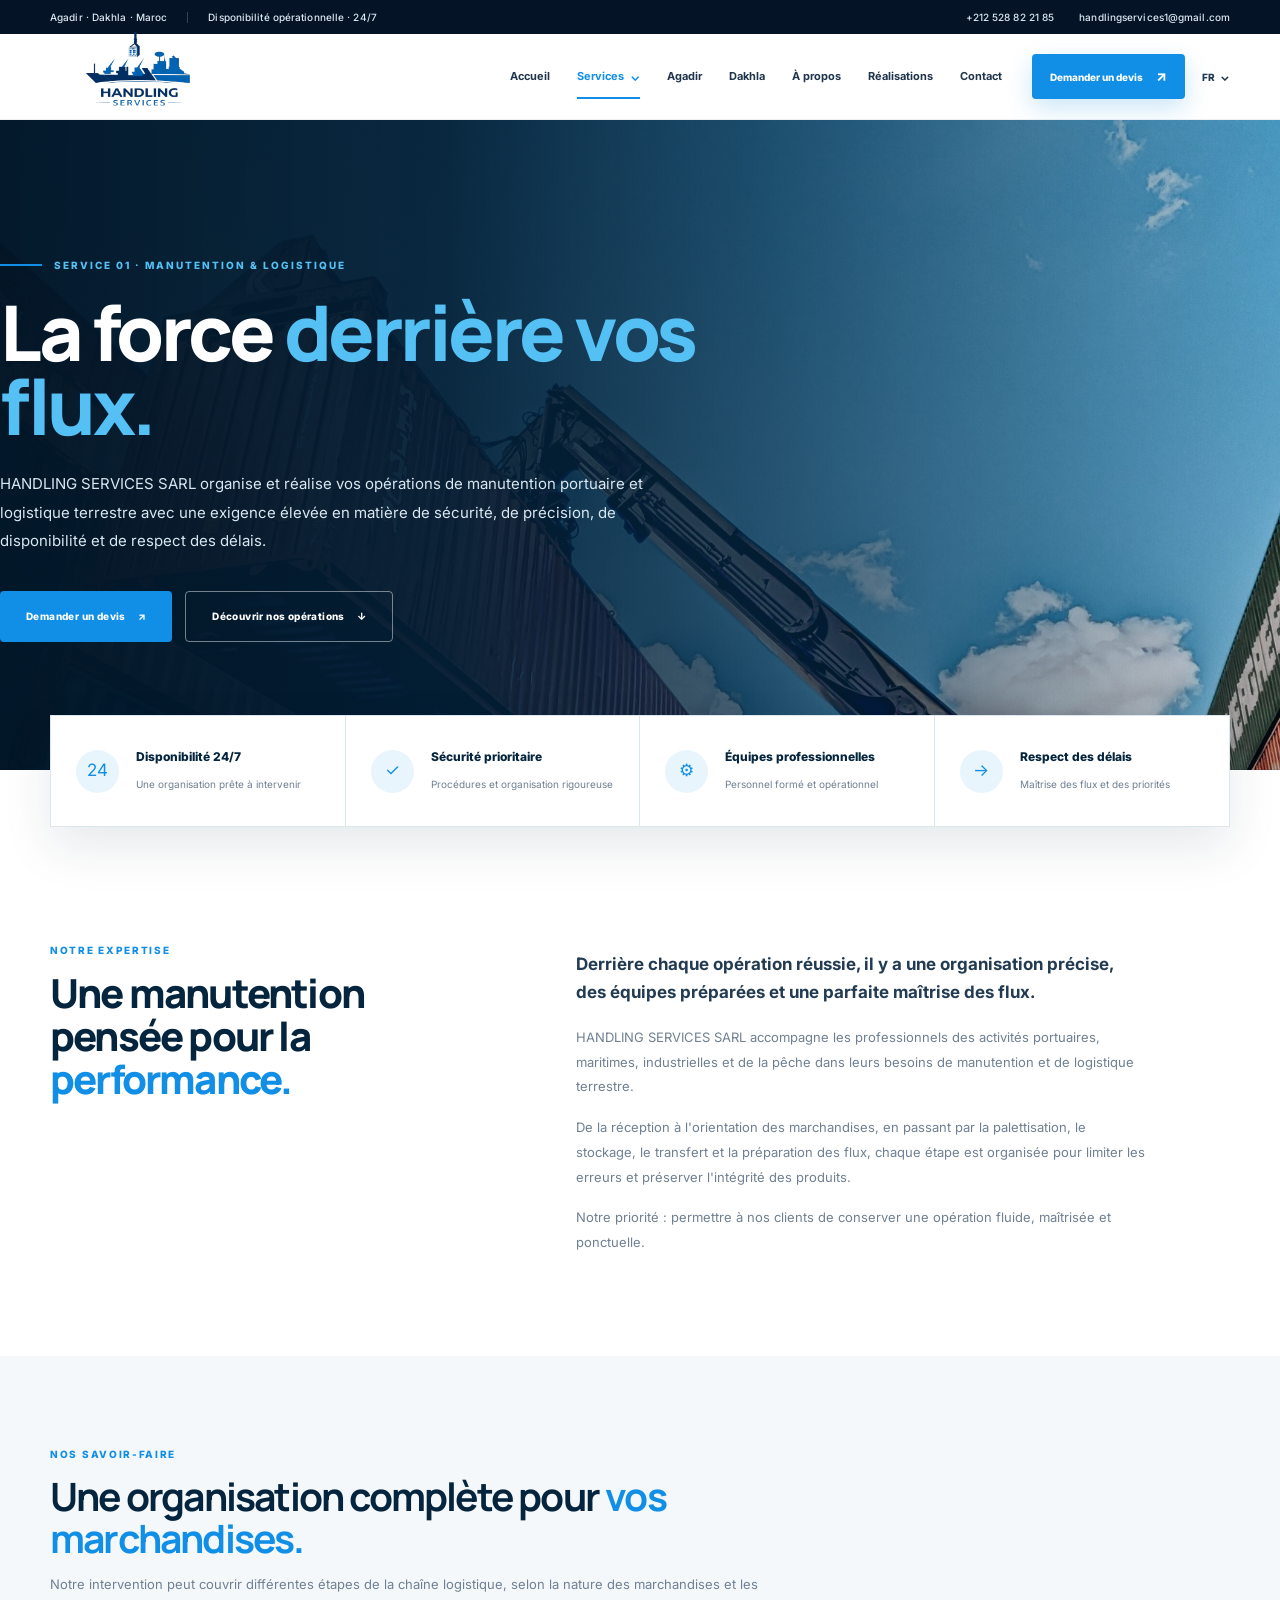
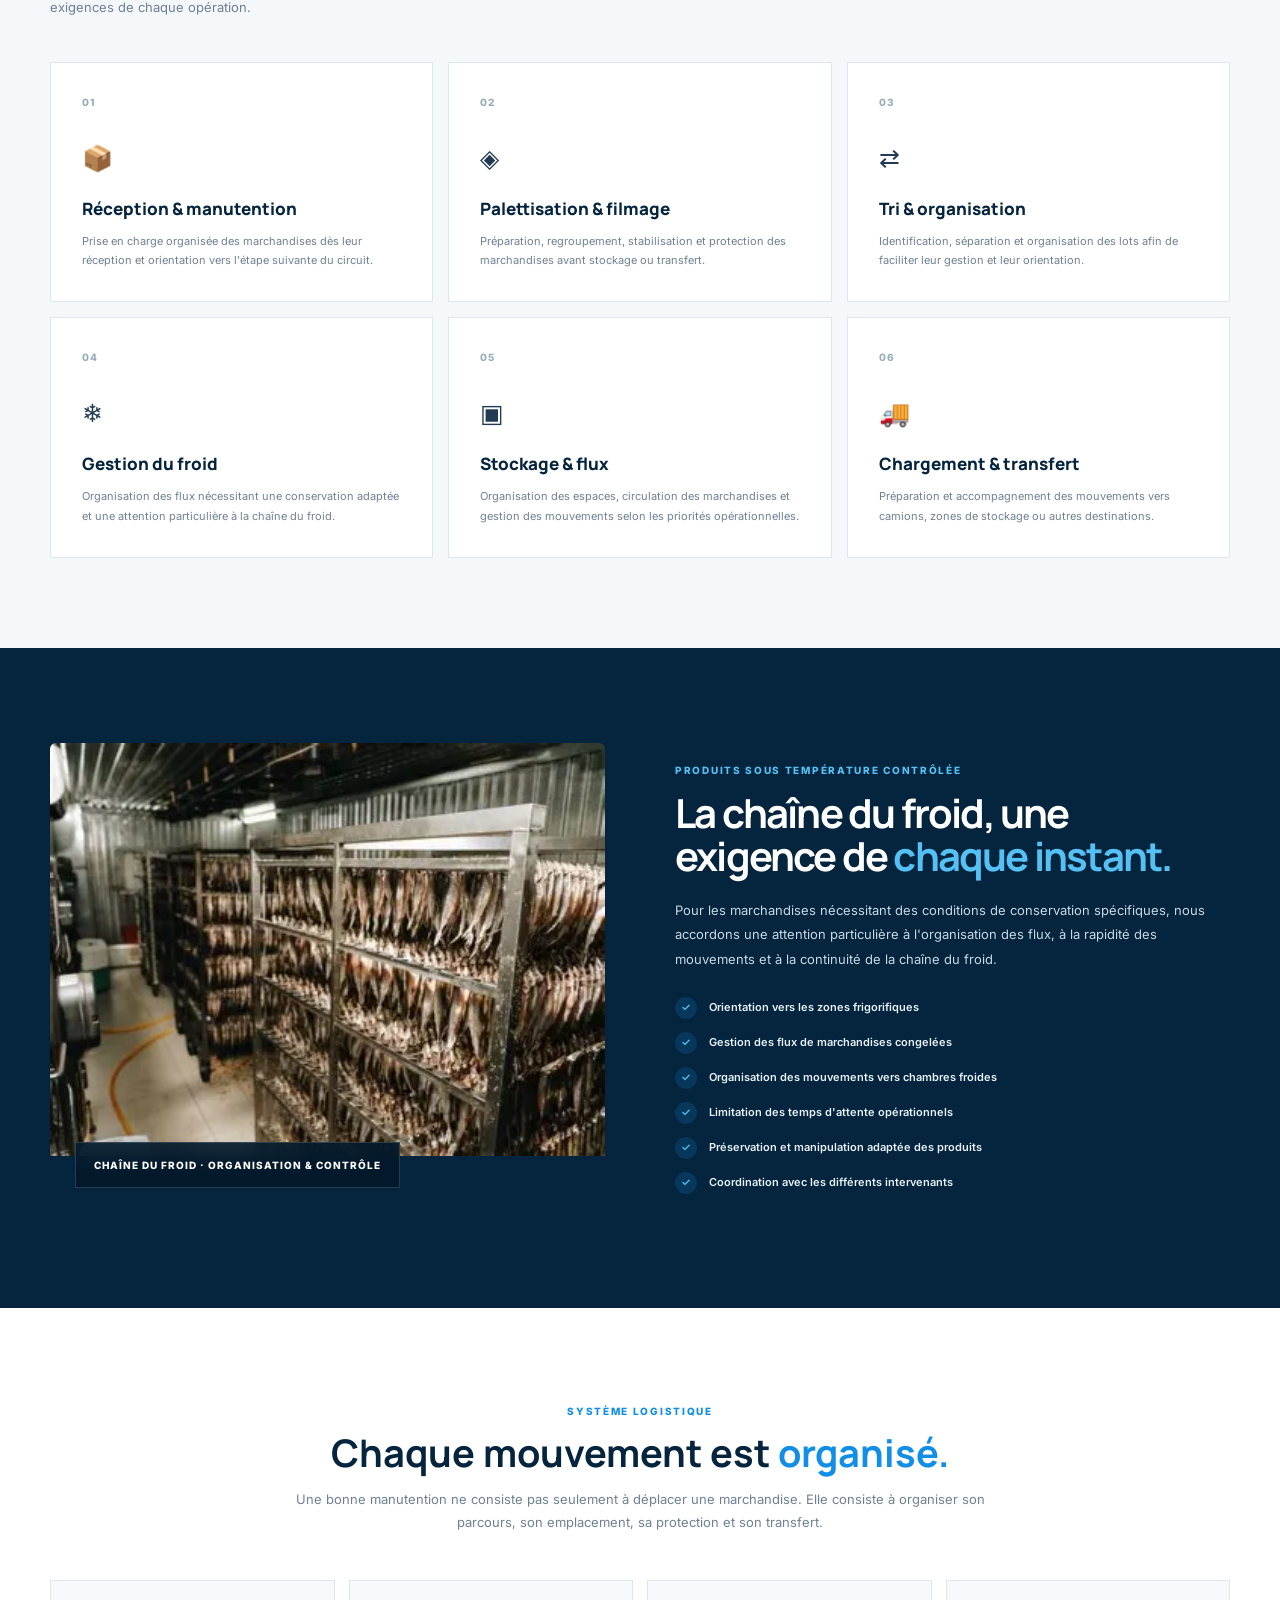
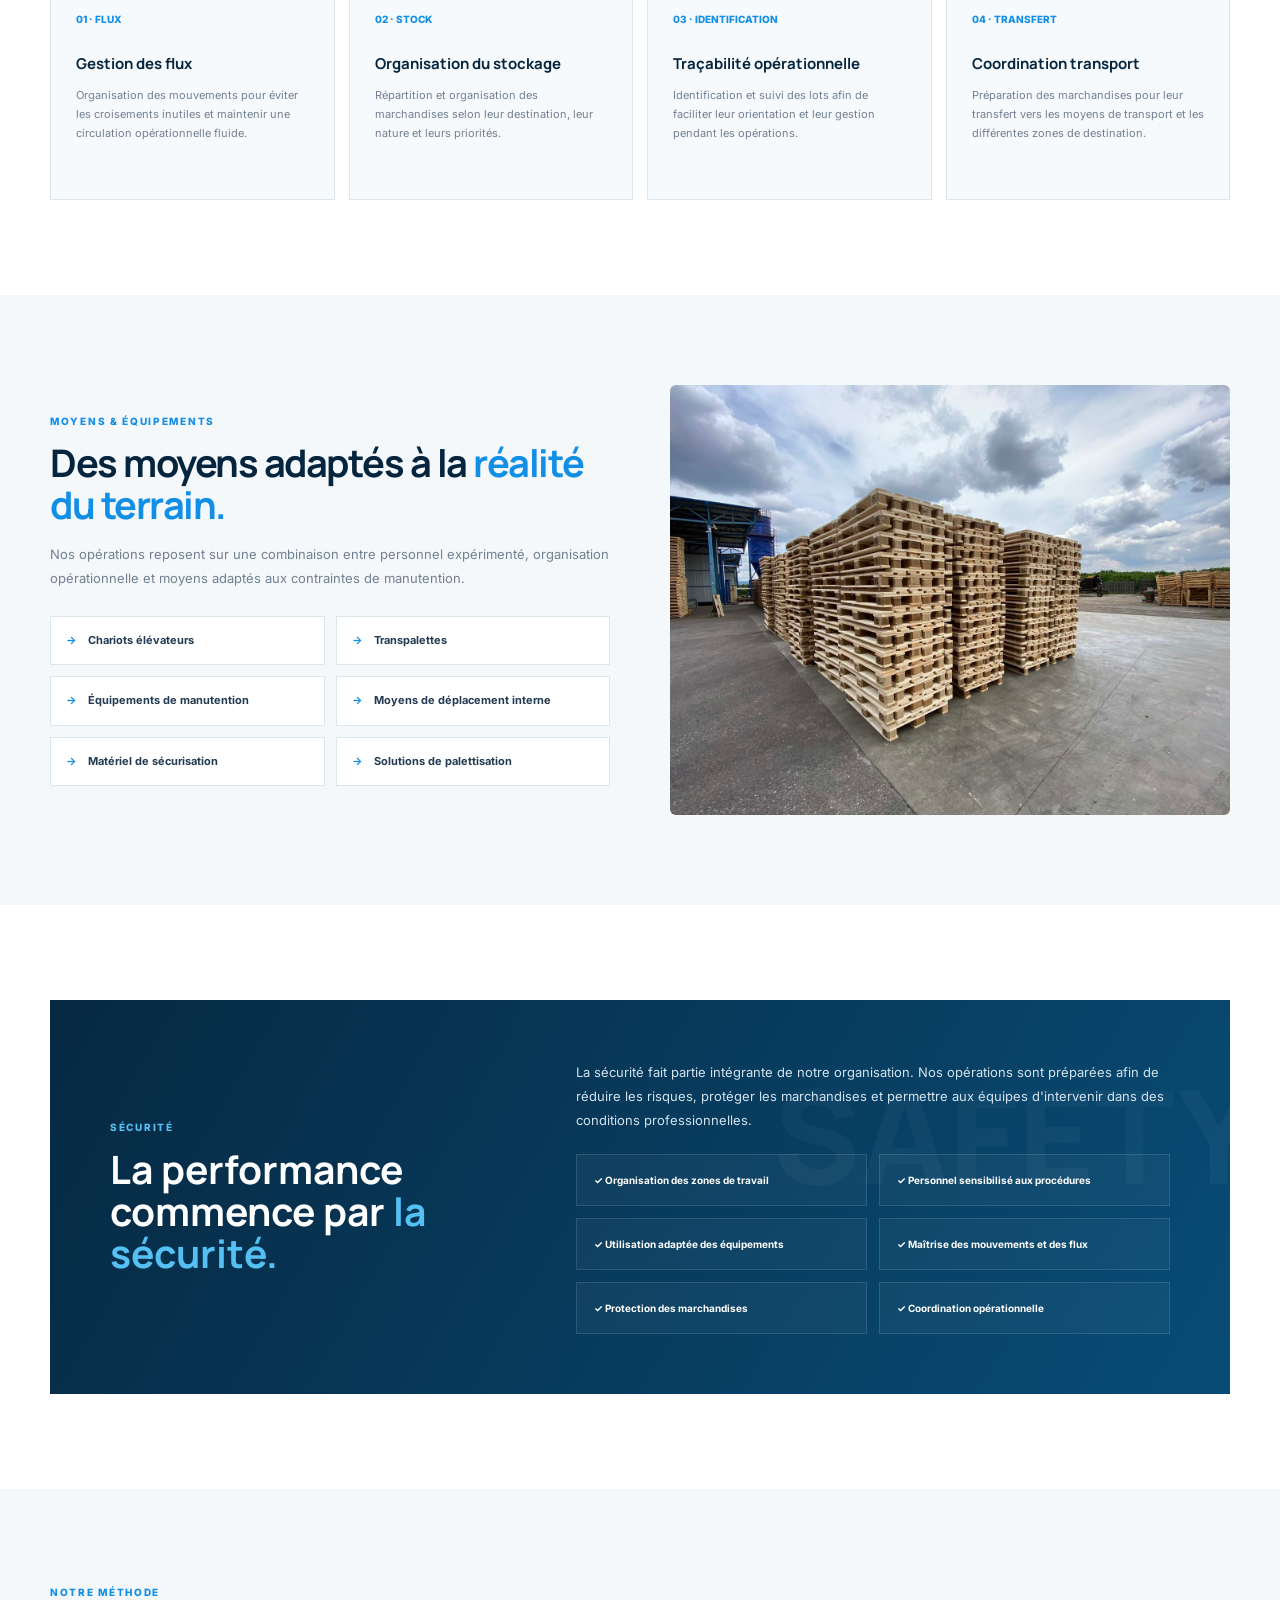
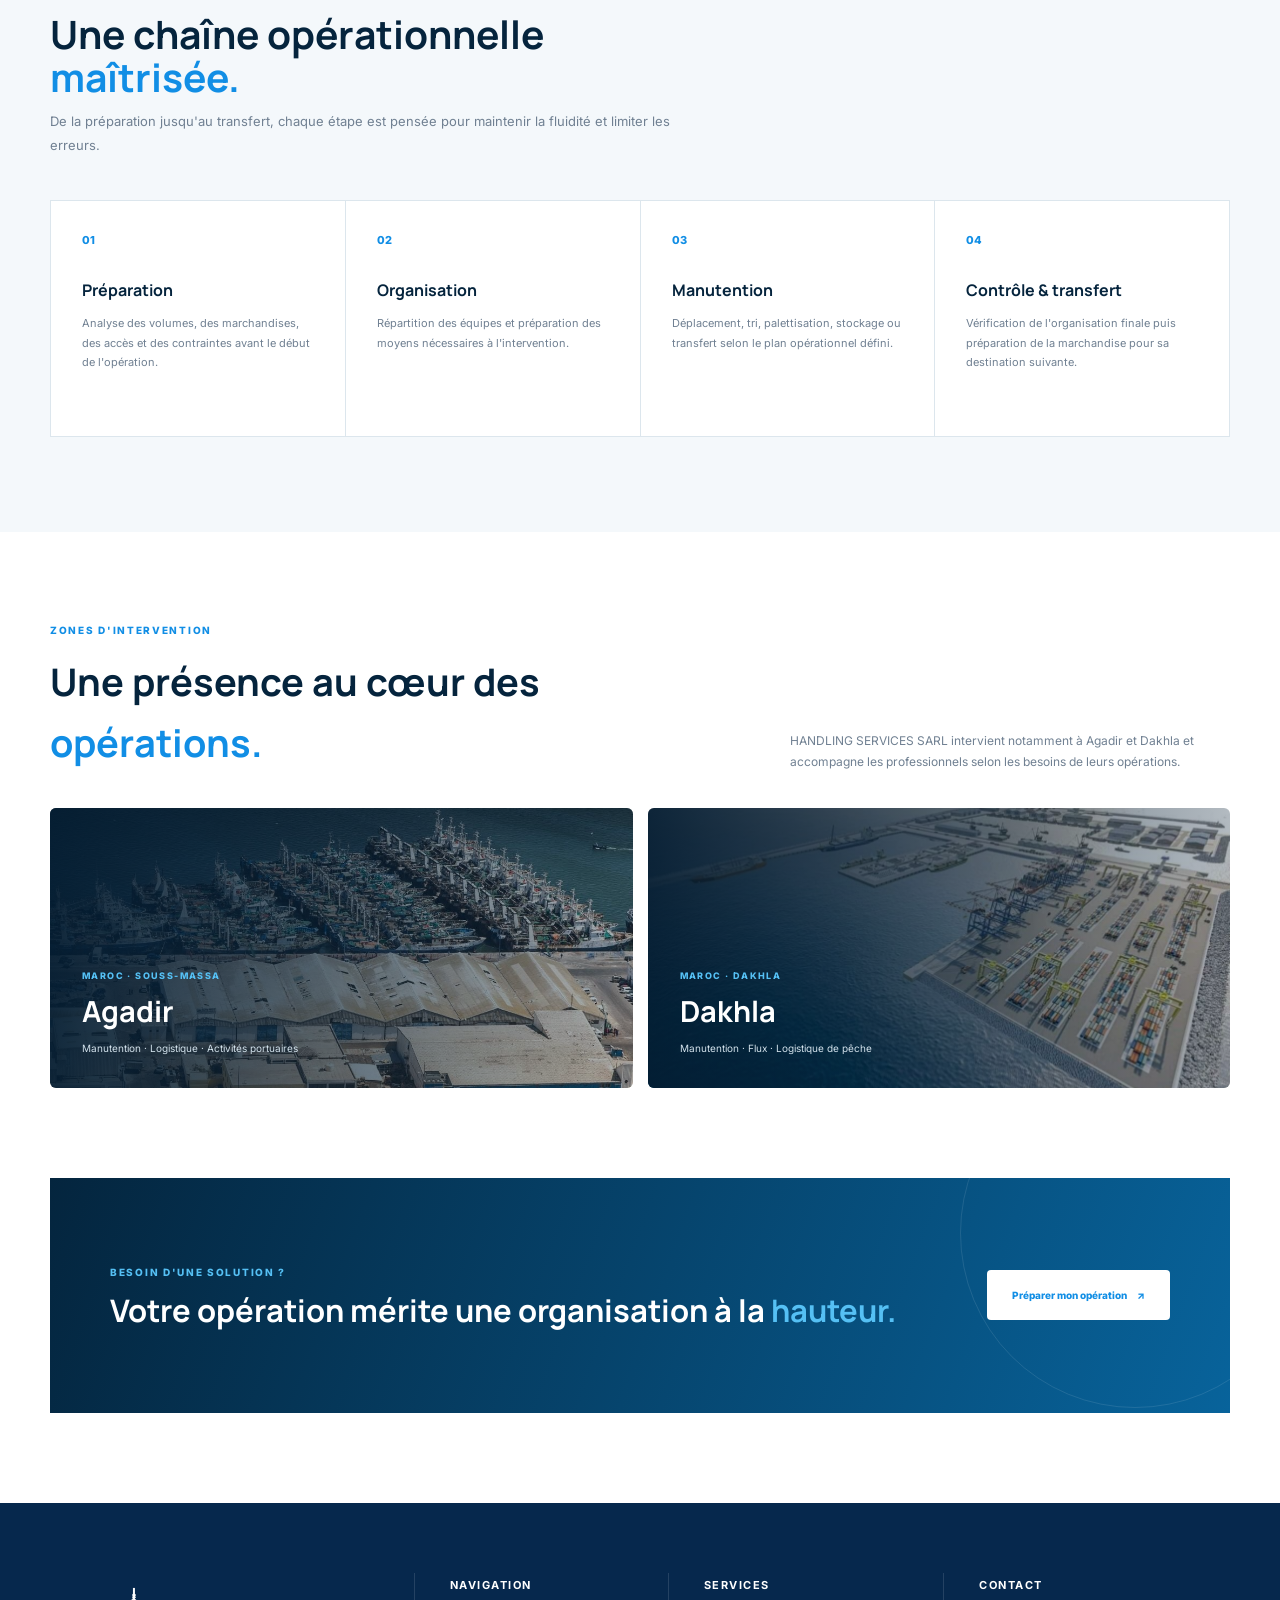
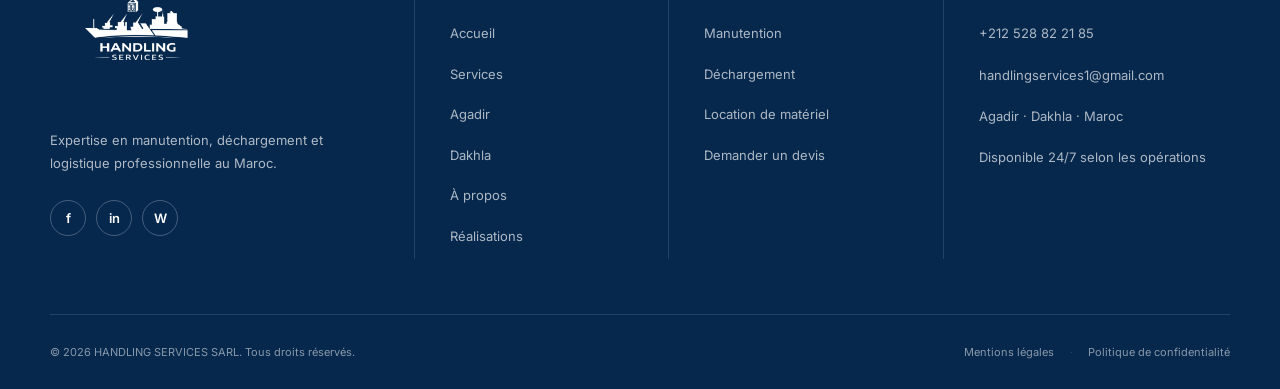
<file: fr/manutention.html>
<!DOCTYPE html>
<html lang="fr">

<head>

    <meta charset="UTF-8">
    <meta name="viewport" content="width=device-width, initial-scale=1.0">

    <title>
        Manutention Portuaire & Logistique | Agadir & Dakhla | Handling Services
    </title>

    <meta name="description"
        content="HANDLING SERVICES SARL assure la manutention portuaire, la logistique terrestre, la gestion des flux, la chaîne du froid, le stockage et les opérations de manutention à Agadir, Dakhla et dans les principaux ports du Maroc.">

    <meta name="keywords"
        content="manutention portuaire Agadir, manutention Dakhla, manutention maritime Maroc, logistique portuaire Maroc, chaîne du froid Agadir, chambres frigorifiques, stockage poisson Maroc, palettisation, filmage, chariots élévateurs, logistique pêche">

    <meta name="author" content="HANDLING SERVICES SARL">
    <meta name="robots" content="index, follow">

    <link rel="canonical"
        href="https://VOTRE-DOMAINE.com/fr/manutention.html">


    <!-- OPEN GRAPH -->

    <meta property="og:type" content="website">

    <meta property="og:title"
        content="Manutention & Logistique Portuaire | Handling Services">

    <meta property="og:description"
        content="Une organisation professionnelle pour la manutention, le stockage, la chaîne du froid et la gestion des flux portuaires à Agadir et Dakhla.">

    <meta property="og:image"
        content="../images/manutention.webp">

    <meta property="og:locale"
        content="fr_MA">


    <!-- FAVICON -->

    <link rel="icon"
        type="image/webp"
        href="../images/logo.webp">


    <!-- GOOGLE FONTS -->

    <link rel="preconnect"
        href="https://fonts.googleapis.com">

    <link rel="preconnect"
        href="https://fonts.gstatic.com"
        crossorigin>

    <link
        href="https://fonts.googleapis.com/css2?family=Inter:wght@400;500;600;700;800&family=Manrope:wght@500;600;700;800&display=swap"
        rel="stylesheet">


    <!-- MAIN CSS -->

    <link rel="stylesheet"
        href="../style.css">


<style>

/* =========================================================
   RESET
========================================================= */

* {
    box-sizing: border-box;
}

html {
    scroll-behavior: smooth;
}

body {
    margin: 0;
}


/* =========================================================
   PAGE VARIABLES
========================================================= */

:root {

    --navy: #05243d;
    --navy-2: #071d31;

    --blue: #118ee5;
    --blue-light: #55c0f4;

    --text: #233b52;
    --muted: #708092;

    --light: #f4f8fb;

    --border: #dce6ed;

    --white: #ffffff;

}


/* =========================================================
   ANIMATION SYSTEM
========================================================= */

@keyframes heroReveal {

    from {
        opacity: 0;
        transform: translateY(35px);
    }

    to {
        opacity: 1;
        transform: translateY(0);
    }

}


@keyframes imageZoom {

    from {
        transform: scale(1.12);
    }

    to {
        transform: scale(1);
    }

}


@keyframes floating {

    0%,
    100% {
        transform: translateY(0);
    }

    50% {
        transform: translateY(-8px);
    }

}


@keyframes pulse {

    0% {
        box-shadow:
            0 0 0 0 rgba(17,142,229,.35);
    }

    70% {
        box-shadow:
            0 0 0 13px rgba(17,142,229,0);
    }

    100% {
        box-shadow:
            0 0 0 0 rgba(17,142,229,0);
    }

}


/* =========================================================
   HERO
========================================================= */

.manutention-hero {

    position: relative;

    min-height: 650px;

    display: flex;

    align-items: center;

    overflow: hidden;

    background:
        var(--navy);

}


.manutention-hero-bg {

    position: absolute;

    inset: 0;

    overflow: hidden;
}


.manutention-hero-bg img {

    width: 100%;

    height: 100%;

    object-fit: cover;

    object-position: center;

    animation:
        imageZoom 1.6s ease forwards;

}


.manutention-hero-overlay {

    position: absolute;

    inset: 0;

    background:

        linear-gradient(
            90deg,
            rgba(2,22,39,.98) 0%,
            rgba(3,31,54,.94) 35%,
            rgba(4,40,67,.72) 60%,
            rgba(4,40,67,.20) 100%
        );

}


.manutention-hero-grid {

    position: relative;

    z-index: 2;

    width: 100%;

}


.manutention-hero-copy {

    max-width: 760px;

    padding: 105px 0;

    animation:
        heroReveal .9s ease both;

}


.hero-kicker {

    display: inline-flex;

    align-items: center;

    gap: 12px;

    color:
        var(--blue-light);

    font-size: 10px;

    font-weight: 800;

    letter-spacing: 2px;

    margin-bottom: 22px;

}


.hero-kicker::before {

    content: "";

    width: 42px;

    height: 2px;

    background:
        var(--blue);

}


.manutention-hero h1 {

    color: white;

    font-family:
        "Manrope",
        sans-serif;

    font-size:
        clamp(45px, 6vw, 78px);

    line-height:
        .96;

    letter-spacing:
        -3.5px;

    font-weight:
        800;

    margin:
        0 0 28px;

}


.manutention-hero h1 span {

    color:
        var(--blue-light);

}


.hero-description {

    max-width: 650px;

    color:
        #d9e7f1;

    font-size: 15px;

    line-height: 1.9;

    margin:
        0 0 35px;

}


.hero-actions {

    display: flex;

    gap: 13px;

    flex-wrap: wrap;

}


.hero-btn {

    min-height: 51px;

    padding:
        0 26px;

    border-radius: 4px;

    display: inline-flex;

    align-items: center;

    justify-content: center;

    gap: 12px;

    text-decoration: none;

    font-size: 10px;

    font-weight: 800;

    letter-spacing: .4px;

    transition:
        .3s ease;

}


.hero-btn-primary {

    color: white;

    background:
        var(--blue);

    animation:
        pulse 2.8s infinite;

}


.hero-btn-primary:hover {

    transform:
        translateY(-3px);

}


.hero-btn-outline {

    color: white;

    border:
        1px solid rgba(255,255,255,.45);

}


.hero-btn-outline:hover {

    background: white;

    color:
        var(--navy);

}


/* =========================================================
   TRUST STRIP
========================================================= */

.trust-strip {

    position: relative;

    z-index: 5;

    margin-top: -55px;

}


.trust-grid {

    display: grid;

    grid-template-columns:
        repeat(4,1fr);

    background: white;

    border:
        1px solid var(--border);

    box-shadow:
        0 20px 50px rgba(4,35,58,.10);

}


.trust-item {

    min-height: 110px;

    padding:
        25px;

    display: flex;

    align-items: center;

    gap: 17px;

    border-right:
        1px solid var(--border);

}


.trust-item:last-child {

    border-right: 0;

}


.trust-icon {

    width: 43px;

    height: 43px;

    flex: 0 0 43px;

    border-radius: 50%;

    display: flex;

    align-items: center;

    justify-content: center;

    background:
        #e8f5fc;

    color:
        var(--blue);

    font-size: 17px;

}


.trust-item strong {

    display: block;

    color:
        var(--navy);

    font-size: 12px;

    font-weight: 800;

    margin-bottom: 4px;

}


.trust-item span {

    color:
        var(--muted);

    font-size: 10px;

}


/* =========================================================
   INTRO
========================================================= */

.manutention-intro {

    padding:
        115px 0 85px;

    background:
        white;

}


.intro-grid {

    display: grid;

    grid-template-columns:
        .8fr 1.2fr;

    gap: 90px;

    align-items: start;

}


.section-eyebrow {

    color:
        var(--blue);

    font-size: 10px;

    font-weight: 800;

    letter-spacing: 1.7px;

    margin-bottom: 13px;

}


.intro-title {

    color:
        var(--navy);

    font-family:
        "Manrope",
        sans-serif;

    font-size: 40px;

    line-height: 1.08;

    letter-spacing:
        -1.8px;

    font-weight:
        800;

    margin: 0;

}


.intro-title span {

    color:
        var(--blue);

}


.intro-content .lead {

    color:
        var(--text);

    font-size: 17px;

    line-height: 1.65;

    font-weight: 700;

    margin:
        0 0 19px;

}


.intro-content p {

    color:
        var(--muted);

    font-size: 13px;

    line-height: 1.9;

    margin:
        0 0 16px;

}


/* =========================================================
   OPERATIONS
========================================================= */

.operations {

    padding:
        90px 0;

    background:
        var(--light);

}


.operations-header {

    max-width: 760px;

    margin-bottom: 42px;

}


.operations-header h2 {

    color:
        var(--navy);

    font-family:
        "Manrope",
        sans-serif;

    font-size: 39px;

    line-height: 1.08;

    letter-spacing:
        -1.8px;

    margin:
        0 0 14px;

}


.operations-header h2 span {

    color:
        var(--blue);

}


.operations-header p {

    color:
        var(--muted);

    font-size: 13px;

    line-height: 1.8;

    margin: 0;

}


.operations-grid {

    display: grid;

    grid-template-columns:
        repeat(3,1fr);

    gap: 15px;

}


.operation {

    position: relative;

    min-height: 235px;

    padding: 31px;

    background: white;

    border:
        1px solid var(--border);

    overflow: hidden;

    transition:
        transform .35s ease,
        box-shadow .35s ease,
        border-color .35s ease;

}


.operation::after {

    content: "";

    position: absolute;

    left: 0;

    bottom: 0;

    width: 0;

    height: 3px;

    background:
        var(--blue);

    transition:
        width .35s ease;

}


.operation:hover {

    transform:
        translateY(-7px);

    border-color:
        #b9d8e9;

    box-shadow:
        0 20px 45px rgba(4,35,58,.09);

}


.operation:hover::after {

    width: 100%;

}


.operation-number {

    color:
        #9aacba;

    font-size: 10px;

    font-weight: 800;

    letter-spacing: 1px;

    margin-bottom: 28px;

}


.operation-icon {

    font-size: 25px;

    margin-bottom: 17px;

}


.operation h3 {

    color:
        var(--navy);

    font-family:
        "Manrope",
        sans-serif;

    font-size: 17px;

    font-weight: 800;

    margin:
        0 0 10px;

}


.operation p {

    color:
        var(--muted);

    font-size: 11px;

    line-height: 1.75;

    margin: 0;

}


/* =========================================================
   COLD CHAIN
========================================================= */

.cold-chain {

    padding:
        95px 0;

    background:
        var(--navy);

    color: white;

    overflow: hidden;

}


.cold-grid {

    display: grid;

    grid-template-columns:
        1fr 1fr;

    gap: 70px;

    align-items: center;

}


.cold-image {

    position: relative;

    min-height: 470px;

    overflow: hidden;

    border-radius: 6px;

}


.cold-image img {

    width: 100%;

    height: 100%;

    object-fit: cover;

    transition:
        transform .8s ease;

}


.cold-image:hover img {

    transform:
        scale(1.045);

}


.cold-badge {

    position: absolute;

    left: 25px;

    bottom: 25px;

    padding:
        14px 18px;

    background:
        rgba(3,25,43,.90);

    border:
        1px solid rgba(255,255,255,.15);

    backdrop-filter:
        blur(10px);

    font-size: 10px;

    font-weight: 800;

    letter-spacing: 1px;

}


.cold-copy .section-eyebrow {

    color:
        var(--blue-light);

}


.cold-copy h2 {

    font-family:
        "Manrope",
        sans-serif;

    font-size: 40px;

    line-height: 1.08;

    letter-spacing:
        -1.8px;

    margin:
        0 0 20px;

}


.cold-copy h2 span {

    color:
        var(--blue-light);

}


.cold-copy p {

    color:
        #c7d8e5;

    font-size: 13px;

    line-height: 1.9;

    margin:
        0 0 25px;

}


.cold-list {

    display: flex;

    flex-direction: column;

    gap: 13px;

    padding: 0;

    margin: 0;

}


.cold-list li {

    list-style: none;

    display: flex;

    align-items: center;

    gap: 12px;

    color:
        #e6f0f6;

    font-size: 11px;

    font-weight: 600;

}


.cold-list li::before {

    content:
        "✓";

    width: 22px;

    height: 22px;

    flex: 0 0 22px;

    border-radius: 50%;

    display: flex;

    align-items: center;

    justify-content: center;

    background:
        rgba(17,142,229,.18);

    color:
        var(--blue-light);

}


/* =========================================================
   LOGISTICS SYSTEM
========================================================= */

.logistics {

    padding:
        95px 0;

    background:
        white;

}


.logistics-header {

    text-align: center;

    max-width: 700px;

    margin:
        0 auto 45px;

}


.logistics-header h2 {

    color:
        var(--navy);

    font-family:
        "Manrope",
        sans-serif;

    font-size: 38px;

    line-height: 1.1;

    margin:
        0 0 14px;

}


.logistics-header h2 span {

    color:
        var(--blue);

}


.logistics-header p {

    color:
        var(--muted);

    font-size: 13px;

    line-height: 1.8;

    margin: 0;

}


.logistics-grid {

    display: grid;

    grid-template-columns:
        repeat(4,1fr);

    gap: 14px;

}


.logistics-card {

    padding:
        30px 25px;

    min-height: 220px;

    background:
        #f7fafc;

    border:
        1px solid var(--border);

    transition:
        .3s ease;

}


.logistics-card:hover {

    transform:
        translateY(-6px);

    background:
        white;

    box-shadow:
        0 18px 40px rgba(5,36,61,.08);

}


.logistics-card-number {

    color:
        var(--blue);

    font-size: 10px;

    font-weight: 800;

    margin-bottom: 25px;

}


.logistics-card h3 {

    color:
        var(--navy);

    font-family:
        "Manrope",
        sans-serif;

    font-size: 15px;

    margin:
        0 0 10px;

}


.logistics-card p {

    color:
        var(--muted);

    font-size: 11px;

    line-height: 1.75;

    margin: 0;

}


/* =========================================================
   EQUIPMENT
========================================================= */

.equipment {

    padding:
        90px 0;

    background:
        var(--light);

}


.equipment-grid {

    display: grid;

    grid-template-columns:
        1fr 1fr;

    gap: 60px;

    align-items: center;

}


.equipment-copy h2 {

    color:
        var(--navy);

    font-family:
        "Manrope",
        sans-serif;

    font-size: 38px;

    line-height: 1.1;

    letter-spacing:
        -1.5px;

    margin:
        0 0 17px;

}


.equipment-copy h2 span {

    color:
        var(--blue);

}


.equipment-copy p {

    color:
        var(--muted);

    font-size: 13px;

    line-height: 1.85;

    margin:
        0 0 25px;

}


.equipment-list {

    display: grid;

    grid-template-columns:
        1fr 1fr;

    gap: 11px;

    padding: 0;

    margin: 0;

}


.equipment-list li {

    list-style: none;

    padding:
        15px;

    background: white;

    border:
        1px solid var(--border);

    color:
        var(--text);

    font-size: 11px;

    font-weight: 700;

}


.equipment-list li::before {

    content:
        "→";

    color:
        var(--blue);

    margin-right: 8px;

}


.equipment-image {

    height: 430px;

    overflow: hidden;

    border-radius: 6px;

}


.equipment-image img {

    width: 100%;

    height: 100%;

    object-fit: cover;

    transition:
        transform .7s ease;

}


.equipment-image:hover img {

    transform:
        scale(1.04);

}


/* =========================================================
   SAFETY
========================================================= */

.safety {

    padding:
        95px 0;

    background:
        white;

}


.safety-wrapper {

    position: relative;

    padding:
        60px;

    background:
        linear-gradient(
            120deg,
            #062942,
            #084c76
        );

    overflow: hidden;

}


.safety-wrapper::before {

    content: "SAFETY";

    position: absolute;

    right: -30px;

    top: 30px;

    color:
        rgba(255,255,255,.035);

    font-family:
        "Manrope",
        sans-serif;

    font-size: 130px;

    font-weight: 800;

}


.safety-grid {

    position: relative;

    z-index: 2;

    display: grid;

    grid-template-columns:
        .8fr 1.2fr;

    gap: 70px;

    align-items: center;

}


.safety-title .section-eyebrow {

    color:
        var(--blue-light);

}


.safety-title h2 {

    color:
        white;

    font-family:
        "Manrope",
        sans-serif;

    font-size: 39px;

    line-height: 1.08;

    margin: 0;

}


.safety-title h2 span {

    color:
        var(--blue-light);

}


.safety-content p {

    color:
        #d3e3ee;

    font-size: 13px;

    line-height: 1.85;

    margin:
        0 0 22px;

}


.safety-points {

    display: grid;

    grid-template-columns:
        1fr 1fr;

    gap: 12px;

}


.safety-point {

    padding:
        17px;

    border:
        1px solid rgba(255,255,255,.12);

    background:
        rgba(255,255,255,.04);

    color:
        white;

    font-size: 10px;

    font-weight: 700;

}


/* =========================================================
   PROCESS
========================================================= */

.process {

    padding:
        95px 0;

    background:
        var(--light);

}


.process-header {

    max-width: 650px;

    margin-bottom: 43px;

}


.process-header h2 {

    color:
        var(--navy);

    font-family:
        "Manrope",
        sans-serif;

    font-size: 39px;

    line-height: 1.1;

    margin:
        0 0 12px;

}


.process-header h2 span {

    color:
        var(--blue);

}


.process-header p {

    color:
        var(--muted);

    font-size: 13px;

    line-height: 1.8;

    margin: 0;

}


.process-grid {

    display: grid;

    grid-template-columns:
        repeat(4,1fr);

    gap: 1px;

    background:
        var(--border);

    border:
        1px solid var(--border);

}


.process-card {

    min-height: 235px;

    padding:
        31px;

    background:
        white;

}


.process-number {

    color:
        var(--blue);

    font-size: 11px;

    font-weight: 800;

    margin-bottom: 28px;

}


.process-card h3 {

    color:
        var(--navy);

    font-family:
        "Manrope",
        sans-serif;

    font-size: 16px;

    margin:
        0 0 11px;

}


.process-card p {

    color:
        var(--muted);

    font-size: 11px;

    line-height: 1.75;

    margin: 0;

}


/* =========================================================
   AREAS
========================================================= */

.areas {

    padding:
        90px 0;

    background:
        white;

}


.areas-header {

    display: flex;

    justify-content:
        space-between;

    align-items:
        flex-end;

    gap: 40px;

    margin-bottom: 35px;

}


.areas-header h2 {

    color:
        var(--navy);

    font-family:
        "Manrope",
        sans-serif;

    font-size: 38px;

    margin: 0;

}


.areas-header h2 span {

    color:
        var(--blue);

}


.areas-header p {

    max-width: 440px;

    color:
        var(--muted);

    font-size: 12px;

    line-height: 1.8;

    margin: 0;

}


.areas-grid {

    display: grid;

    grid-template-columns:
        1fr 1fr;

    gap: 15px;

}


.area {

    position: relative;

    min-height: 280px;

    overflow: hidden;

    border-radius: 6px;

}


.area img {

    position: absolute;

    inset: 0;

    width: 100%;

    height: 100%;

    object-fit: cover;

    transition:
        transform .6s ease;

}


.area:hover img {

    transform:
        scale(1.05);

}


.area::after {

    content: "";

    position: absolute;

    inset: 0;

    background:
        linear-gradient(
            90deg,
            rgba(3,28,49,.94),
            rgba(3,28,49,.30)
        );

}


.area-content {

    position: relative;

    z-index: 2;

    min-height: 280px;

    padding: 32px;

    display: flex;

    flex-direction: column;

    justify-content: flex-end;

}


.area-content small {

    color:
        var(--blue-light);

    font-size: 9px;

    font-weight: 800;

    letter-spacing: 1.4px;

}


.area-content h3 {

    color:
        white;

    font-family:
        "Manrope",
        sans-serif;

    font-size: 29px;

    margin:
        5px 0;

}


.area-content p {

    color:
        #d3e2ec;

    font-size: 10px;

    margin: 0;

}


/* =========================================================
   CTA
========================================================= */

.manutention-cta {

    padding:
        0 0 90px;

    background:
        white;

}


.cta-box {

    position: relative;

    min-height: 235px;

    padding:
        50px 60px;

    display: flex;

    justify-content:
        space-between;

    align-items:
        center;

    gap: 40px;

    overflow: hidden;

    background:
        linear-gradient(
            110deg,
            #04253e,
            #08639b
        );

}


.cta-box::after {

    content: "";

    position: absolute;

    right: -80px;

    top: -120px;

    width: 350px;

    height: 350px;

    border-radius: 50%;

    border:
        1px solid rgba(255,255,255,.10);

}


.cta-copy {

    position: relative;

    z-index: 2;

}


.cta-copy .section-eyebrow {

    color:
        var(--blue-light);

}


.cta-copy h2 {

    color:
        white;

    font-family:
        "Manrope",
        sans-serif;

    font-size: 31px;

    line-height: 1.1;

    margin: 0;

}


.cta-copy h2 span {

    color:
        var(--blue-light);

}


.cta-button {

    position: relative;

    z-index: 2;

    flex:
        0 0 auto;

    min-height: 50px;

    padding:
        0 25px;

    display: inline-flex;

    align-items: center;

    gap: 10px;

    color:
        var(--blue);

    background:
        white;

    text-decoration: none;

    border-radius: 4px;

    font-size: 10px;

    font-weight: 800;

    transition:
        .3s ease;

}


.cta-button:hover {

    transform:
        translateY(-3px);

    background:
        #edf8fe;

}


/* =========================================================
   MOBILE
========================================================= */

@media (max-width: 1000px) {

    .trust-grid {

        grid-template-columns:
            1fr 1fr;

    }

    .trust-item:nth-child(2) {

        border-right: 0;

    }

    .trust-item:nth-child(-n+2) {

        border-bottom:
            1px solid var(--border);

    }

    .operations-grid {

        grid-template-columns:
            1fr 1fr;

    }

    .logistics-grid {

        grid-template-columns:
            1fr 1fr;

    }

    .process-grid {

        grid-template-columns:
            1fr 1fr;

    }

}


@media (max-width: 800px) {

    .manutention-hero {

        min-height:
            620px;

    }

    .manutention-hero-overlay {

        background:
            linear-gradient(
                180deg,
                rgba(2,22,39,.72),
                rgba(2,22,39,.97)
            );

    }

    .manutention-hero-copy {

        padding:
            80px 0;

    }

    .intro-grid,
    .cold-grid,
    .equipment-grid,
    .safety-grid {

        grid-template-columns:
            1fr;

        gap:
            40px;

    }

    .cold-image {

        min-height:
            330px;

    }

    .equipment-image {

        height:
            330px;

    }

    .safety-wrapper {

        padding:
            40px 27px;

    }

    .areas-header {

        flex-direction:
            column;

        align-items:
            flex-start;

    }

}


@media (max-width: 600px) {

    .manutention-hero h1 {

        font-size:
            43px;

        letter-spacing:
            -2px;

    }

    .hero-description {

        font-size:
            13px;

    }

    .hero-actions {

        flex-direction:
            column;

        align-items:
            stretch;

    }

    .hero-btn {

        width:
            100%;

    }

    .trust-grid {

        grid-template-columns:
            1fr;

    }

    .trust-item {

        border-right:
            0;

        border-bottom:
            1px solid var(--border);

    }

    .trust-item:last-child {

        border-bottom:
            0;

    }

    .operations-grid,
    .logistics-grid,
    .process-grid {

        grid-template-columns:
            1fr;

    }

    .equipment-list,
    .safety-points {

        grid-template-columns:
            1fr;

    }

    .areas-grid {

        grid-template-columns:
            1fr;

    }

    .intro-title,
    .operations-header h2,
    .cold-copy h2,
    .logistics-header h2,
    .equipment-copy h2,
    .safety-title h2,
    .process-header h2,
    .areas-header h2 {

        font-size:
            29px;

    }

    .cta-box {

        padding:
            38px 27px;

        flex-direction:
            column;

        align-items:
            flex-start;

    }

    .cta-button {

        width:
            100%;

        justify-content:
            center;

    }

}


/* =========================================================
   ACCESSIBILITY
========================================================= */

@media (prefers-reduced-motion: reduce) {

    *,
    *::before,
    *::after {

        animation-duration:
            .01ms !important;

        animation-iteration-count:
            1 !important;

        transition-duration:
            .01ms !important;

        scroll-behavior:
            auto !important;

    }

}

</style>


<!-- =========================================================
     STRUCTURED DATA
========================================================= -->

<script type="application/ld+json">

{
    "@context": "https://schema.org",
    "@type": "Service",
    "name": "Manutention portuaire et logistique terrestre",
    "serviceType": [
        "Manutention portuaire",
        "Logistique terrestre",
        "Gestion des flux",
        "Stockage",
        "Chaîne du froid",
        "Palettisation",
        "Filmage",
        "Chargement et déchargement"
    ],
    "provider": {
        "@type": "LocalBusiness",
        "name": "HANDLING SERVICES SARL",
        "telephone": "+212528822185",
        "email": "handlingservices1@gmail.com"
    },
    "areaServed": [
        {
            "@type": "City",
            "name": "Agadir"
        },
        {
            "@type": "City",
            "name": "Dakhla"
        },
        {
            "@type": "Country",
            "name": "Morocco"
        }
    ]
}

</script>

</head>


<body>


<!-- =========================================================
     TOPBAR
========================================================= -->

<div class="topbar">

    <div class="container topbar-inner">

        <div class="topbar-info">

            <span>
                Agadir · Dakhla · Maroc
            </span>

            <span class="topbar-separator"></span>

            <span>
                Disponibilité opérationnelle · 24/7
            </span>

        </div>


        <div class="topbar-contact">

            <a href="tel:+212528822185">
                +212 528 82 21 85
            </a>

            <a href="mailto:handlingservices1@gmail.com">
                handlingservices1@gmail.com
            </a>

        </div>

    </div>

</div>


<!-- =========================================================
     HEADER
========================================================= -->

<header class="site-header">

    <div class="container header-inner">


        <a
            href="../index.html"
            class="brand">

            <img
                src="../images/logo.webp"
                alt="Handling Services SARL">

        </a>


        <nav
            class="main-navigation"
            aria-label="Navigation principale">


            <a
                href="../index.html"
                class="nav-link">

                Accueil

            </a>


            <div class="nav-item dropdown">

                <a
                    href="services.html"
                    class="nav-link active">

                    Services

                    <span class="dropdown-arrow">
                        ⌄
                    </span>

                </a>


                <div class="dropdown-panel">

                    <a
                        href="manutention.html">

                        <span>01</span>

                        Manutention

                    </a>


                    <a
                        href="dechargement.html">

                        <span>02</span>

                        Déchargement

                    </a>


                    <a
                        href="location-materiel.html">

                        <span>03</span>

                        Location de matériel

                    </a>

                </div>

            </div>


            <a
                href="agadir.html"
                class="nav-link">

                Agadir

            </a>


            <a
                href="dakhla.html"
                class="nav-link">

                Dakhla

            </a>


            <a
                href="about.html"
                class="nav-link">

                À propos

            </a>


            <a
                href="realisations.html"
                class="nav-link">

                Réalisations

            </a>


            <a
                href="contact.html"
                class="nav-link">

                Contact

            </a>

        </nav>


        <div class="header-actions">


            <a
                href="../devis.html?service=manutention"
                class="btn-primary">

                Demander un devis

                <span>↗</span>

            </a>


            <div class="language">

                <button type="button">

                    FR

                    <span>⌄</span>

                </button>


                <div class="language-dropdown">

                    <a href="manutention.html">
                        Français
                    </a>

                    <a href="../en/manutention.html">
                        English
                    </a>

                    <a href="../es/manutention.html">
                        Español
                    </a>

                </div>

            </div>

        </div>

    </div>

</header>


<!-- =========================================================
     MAIN
========================================================= -->

<main>


<!-- =========================================================
     HERO
========================================================= -->

<section class="manutention-hero">


    <div class="manutention-hero-bg">

        <img
            src="../images/manutention.webp"
            alt="Manutention portuaire et logistique professionnelle">

    </div>


    <div class="manutention-hero-overlay"></div>


    <div class="container manutention-hero-grid">


        <div class="manutention-hero-copy">


            <div class="hero-kicker">

                SERVICE 01 · MANUTENTION & LOGISTIQUE

            </div>


            <h1>

                La force
                <span>derrière vos flux.</span>

            </h1>


            <p class="hero-description">

                HANDLING SERVICES SARL organise et réalise
                vos opérations de manutention portuaire et
                logistique terrestre avec une exigence élevée
                en matière de sécurité, de précision,
                de disponibilité et de respect des délais.

            </p>


            <div class="hero-actions">


                <a
                    href="../devis.html?service=manutention"
                    class="hero-btn hero-btn-primary">

                    Demander un devis

                    <span>↗</span>

                </a>


                <a
                    href="#operations"
                    class="hero-btn hero-btn-outline">

                    Découvrir nos opérations

                    <span>↓</span>

                </a>

            </div>

        </div>

    </div>

</section>


<!-- =========================================================
     TRUST
========================================================= -->

<section class="trust-strip">


    <div class="container">


        <div class="trust-grid">


            <div class="trust-item">

                <div class="trust-icon">
                    24
                </div>

                <div>

                    <strong>
                        Disponibilité 24/7
                    </strong>

                    <span>
                        Une organisation prête à intervenir
                    </span>

                </div>

            </div>


            <div class="trust-item">

                <div class="trust-icon">
                    ✓
                </div>

                <div>

                    <strong>
                        Sécurité prioritaire
                    </strong>

                    <span>
                        Procédures et organisation rigoureuse
                    </span>

                </div>

            </div>


            <div class="trust-item">

                <div class="trust-icon">
                    ⚙
                </div>

                <div>

                    <strong>
                        Équipes professionnelles
                    </strong>

                    <span>
                        Personnel formé et opérationnel
                    </span>

                </div>

            </div>


            <div class="trust-item">

                <div class="trust-icon">
                    →
                </div>

                <div>

                    <strong>
                        Respect des délais
                    </strong>

                    <span>
                        Maîtrise des flux et des priorités
                    </span>

                </div>

            </div>

        </div>

    </div>

</section>


<!-- =========================================================
     INTRO
========================================================= -->

<section class="manutention-intro">


    <div class="container intro-grid">


        <div>

            <div class="section-eyebrow">

                NOTRE EXPERTISE

            </div>


            <h2 class="intro-title">

                Une manutention
                pensée pour la
                <span>performance.</span>

            </h2>

        </div>


        <div class="intro-content">


            <p class="lead">

                Derrière chaque opération réussie,
                il y a une organisation précise,
                des équipes préparées et une parfaite
                maîtrise des flux.

            </p>


            <p>

                HANDLING SERVICES SARL accompagne les
                professionnels des activités portuaires,
                maritimes, industrielles et de la pêche
                dans leurs besoins de manutention et de
                logistique terrestre.

            </p>


            <p>

                De la réception à l'orientation des
                marchandises, en passant par la
                palettisation, le stockage, le transfert
                et la préparation des flux, chaque étape
                est organisée pour limiter les erreurs
                et préserver l'intégrité des produits.

            </p>


            <p>

                Notre priorité : permettre à nos clients
                de conserver une opération fluide,
                maîtrisée et ponctuelle.

            </p>

        </div>

    </div>

</section>


<!-- =========================================================
     OPERATIONS
========================================================= -->

<section
    class="operations"
    id="operations">


    <div class="container">


        <div class="operations-header">


            <div class="section-eyebrow">

                NOS SAVOIR-FAIRE

            </div>


            <h2>

                Une organisation complète
                pour <span>vos marchandises.</span>

            </h2>


            <p>

                Notre intervention peut couvrir différentes
                étapes de la chaîne logistique, selon la nature
                des marchandises et les exigences de chaque
                opération.

            </p>

        </div>


        <div class="operations-grid">


            <article class="operation">

                <div class="operation-number">
                    01
                </div>

                <div class="operation-icon">
                    📦
                </div>

                <h3>
                    Réception & manutention
                </h3>

                <p>

                    Prise en charge organisée des marchandises
                    dès leur réception et orientation vers
                    l'étape suivante du circuit.

                </p>

            </article>


            <article class="operation">

                <div class="operation-number">
                    02
                </div>

                <div class="operation-icon">
                    ◈
                </div>

                <h3>
                    Palettisation & filmage
                </h3>

                <p>

                    Préparation, regroupement, stabilisation
                    et protection des marchandises avant
                    stockage ou transfert.

                </p>

            </article>


            <article class="operation">

                <div class="operation-number">
                    03
                </div>

                <div class="operation-icon">
                    ⇄
                </div>

                <h3>
                    Tri & organisation
                </h3>

                <p>

                    Identification, séparation et organisation
                    des lots afin de faciliter leur gestion
                    et leur orientation.

                </p>

            </article>


            <article class="operation">

                <div class="operation-number">
                    04
                </div>

                <div class="operation-icon">
                    ❄
                </div>

                <h3>
                    Gestion du froid
                </h3>

                <p>

                    Organisation des flux nécessitant une
                    conservation adaptée et une attention
                    particulière à la chaîne du froid.

                </p>

            </article>


            <article class="operation">

                <div class="operation-number">
                    05
                </div>

                <div class="operation-icon">
                    ▣
                </div>

                <h3>
                    Stockage & flux
                </h3>

                <p>

                    Organisation des espaces, circulation
                    des marchandises et gestion des mouvements
                    selon les priorités opérationnelles.

                </p>

            </article>


            <article class="operation">

                <div class="operation-number">
                    06
                </div>

                <div class="operation-icon">
                    🚚
                </div>

                <h3>
                    Chargement & transfert
                </h3>

                <p>

                    Préparation et accompagnement des
                    mouvements vers camions, zones de
                    stockage ou autres destinations.

                </p>

            </article>

        </div>

    </div>

</section>


<!-- =========================================================
     COLD CHAIN
========================================================= -->

<section class="cold-chain">


    <div class="container cold-grid">


        <div class="cold-image">


            <img
                src="../images/frigo.webp"
                alt="Gestion de marchandises sous température contrôlée">


            <div class="cold-badge">

                CHAÎNE DU FROID · ORGANISATION & CONTRÔLE

            </div>

        </div>


        <div class="cold-copy">


            <div class="section-eyebrow">

                PRODUITS SOUS TEMPÉRATURE CONTRÔLÉE

            </div>


            <h2>

                La chaîne du froid,
                une exigence de
                <span>chaque instant.</span>

            </h2>


            <p>

                Pour les marchandises nécessitant des
                conditions de conservation spécifiques,
                nous accordons une attention particulière
                à l'organisation des flux, à la rapidité
                des mouvements et à la continuité de la
                chaîne du froid.

            </p>


            <ul class="cold-list">


                <li>
                    Orientation vers les zones frigorifiques
                </li>


                <li>
                    Gestion des flux de marchandises congelées
                </li>


                <li>
                    Organisation des mouvements vers chambres froides
                </li>


                <li>
                    Limitation des temps d'attente opérationnels
                </li>


                <li>
                    Préservation et manipulation adaptée des produits
                </li>


                <li>
                    Coordination avec les différents intervenants
                </li>

            </ul>

        </div>

    </div>

</section>


<!-- =========================================================
     LOGISTICS SYSTEM
========================================================= -->

<section class="logistics">


    <div class="container">


        <div class="logistics-header">


            <div class="section-eyebrow">

                SYSTÈME LOGISTIQUE

            </div>


            <h2>

                Chaque mouvement est
                <span>organisé.</span>

            </h2>


            <p>

                Une bonne manutention ne consiste pas seulement
                à déplacer une marchandise. Elle consiste à
                organiser son parcours, son emplacement,
                sa protection et son transfert.

            </p>

        </div>


        <div class="logistics-grid">


            <article class="logistics-card">

                <div class="logistics-card-number">
                    01 · FLUX
                </div>

                <h3>
                    Gestion des flux
                </h3>

                <p>

                    Organisation des mouvements pour éviter
                    les croisements inutiles et maintenir
                    une circulation opérationnelle fluide.

                </p>

            </article>


            <article class="logistics-card">

                <div class="logistics-card-number">
                    02 · STOCK
                </div>

                <h3>
                    Organisation du stockage
                </h3>

                <p>

                    Répartition et organisation des
                    marchandises selon leur destination,
                    leur nature et leurs priorités.

                </p>

            </article>


            <article class="logistics-card">

                <div class="logistics-card-number">
                    03 · IDENTIFICATION
                </div>

                <h3>
                    Traçabilité opérationnelle
                </h3>

                <p>

                    Identification et suivi des lots afin
                    de faciliter leur orientation et leur
                    gestion pendant les opérations.

                </p>

            </article>


            <article class="logistics-card">

                <div class="logistics-card-number">
                    04 · TRANSFERT
                </div>

                <h3>
                    Coordination transport
                </h3>

                <p>

                    Préparation des marchandises pour leur
                    transfert vers les moyens de transport
                    et les différentes zones de destination.

                </p>

            </article>

        </div>

    </div>

</section>


<!-- =========================================================
     EQUIPMENT
========================================================= -->

<section class="equipment">


    <div class="container equipment-grid">


        <div class="equipment-copy">


            <div class="section-eyebrow">

                MOYENS & ÉQUIPEMENTS

            </div>


            <h2>

                Des moyens adaptés
                à la <span>réalité du terrain.</span>

            </h2>


            <p>

                Nos opérations reposent sur une combinaison
                entre personnel expérimenté, organisation
                opérationnelle et moyens adaptés aux
                contraintes de manutention.

            </p>


            <ul class="equipment-list">


                <li>
                    Chariots élévateurs
                </li>


                <li>
                    Transpalettes
                </li>


                <li>
                    Équipements de manutention
                </li>


                <li>
                    Moyens de déplacement interne
                </li>


                <li>
                    Matériel de sécurisation
                </li>


                <li>
                    Solutions de palettisation
                </li>

            </ul>

        </div>


        <div class="equipment-image">


            <img
                src="../images/materiel.webp"
                alt="Équipements professionnels de manutention">

        </div>

    </div>

</section>


<!-- =========================================================
     SAFETY
========================================================= -->

<section class="safety">


    <div class="container">


        <div class="safety-wrapper">


            <div class="safety-grid">


                <div class="safety-title">


                    <div class="section-eyebrow">

                        SÉCURITÉ

                    </div>


                    <h2>

                        La performance
                        commence par
                        <span>la sécurité.</span>

                    </h2>

                </div>


                <div class="safety-content">


                    <p>

                        La sécurité fait partie intégrante de
                        notre organisation. Nos opérations sont
                        préparées afin de réduire les risques,
                        protéger les marchandises et permettre
                        aux équipes d'intervenir dans des
                        conditions professionnelles.

                    </p>


                    <div class="safety-points">


                        <div class="safety-point">

                            ✓ Organisation des zones de travail

                        </div>


                        <div class="safety-point">

                            ✓ Personnel sensibilisé aux procédures

                        </div>


                        <div class="safety-point">

                            ✓ Utilisation adaptée des équipements

                        </div>


                        <div class="safety-point">

                            ✓ Maîtrise des mouvements et des flux

                        </div>


                        <div class="safety-point">

                            ✓ Protection des marchandises

                        </div>


                        <div class="safety-point">

                            ✓ Coordination opérationnelle

                        </div>

                    </div>

                </div>

            </div>

        </div>

    </div>

</section>


<!-- =========================================================
     PROCESS
========================================================= -->

<section class="process">


    <div class="container">


        <div class="process-header">


            <div class="section-eyebrow">

                NOTRE MÉTHODE

            </div>


            <h2>

                Une chaîne opérationnelle
                <span>maîtrisée.</span>

            </h2>


            <p>

                De la préparation jusqu'au transfert,
                chaque étape est pensée pour maintenir
                la fluidité et limiter les erreurs.

            </p>

        </div>


        <div class="process-grid">


            <article class="process-card">

                <div class="process-number">
                    01
                </div>

                <h3>
                    Préparation
                </h3>

                <p>

                    Analyse des volumes, des marchandises,
                    des accès et des contraintes avant
                    le début de l'opération.

                </p>

            </article>


            <article class="process-card">

                <div class="process-number">
                    02
                </div>

                <h3>
                    Organisation
                </h3>

                <p>

                    Répartition des équipes et préparation
                    des moyens nécessaires à l'intervention.

                </p>

            </article>


            <article class="process-card">

                <div class="process-number">
                    03
                </div>

                <h3>
                    Manutention
                </h3>

                <p>

                    Déplacement, tri, palettisation,
                    stockage ou transfert selon le
                    plan opérationnel défini.

                </p>

            </article>


            <article class="process-card">

                <div class="process-number">
                    04
                </div>

                <h3>
                    Contrôle & transfert
                </h3>

                <p>

                    Vérification de l'organisation finale
                    puis préparation de la marchandise
                    pour sa destination suivante.

                </p>

            </article>

        </div>

    </div>

</section>


<!-- =========================================================
     AREAS
========================================================= -->

<section class="areas">


    <div class="container">


        <div class="areas-header">


            <div>

                <div class="section-eyebrow">

                    ZONES D'INTERVENTION

                </div>


                <h2>

                    Une présence au cœur
                    des <span>opérations.</span>

                </h2>

            </div>


            <p>

                HANDLING SERVICES SARL intervient
                notamment à Agadir et Dakhla et accompagne
                les professionnels selon les besoins de
                leurs opérations.

            </p>

        </div>


        <div class="areas-grid">


            <a
                href="agadir.html"
                class="area">


                <img
                    src="../images/agadir-port.webp"
                    alt="Port d'Agadir">


                <div class="area-content">


                    <small>
                        MAROC · SOUSS-MASSA
                    </small>


                    <h3>
                        Agadir
                    </h3>


                    <p>
                        Manutention · Logistique · Activités portuaires
                    </p>

                </div>

            </a>


            <a
                href="dakhla.html"
                class="area">


                <img
                    src="../images/dakhla.webp"
                    alt="Port de Dakhla">


                <div class="area-content">


                    <small>
                        MAROC · DAKHLA
                    </small>


                    <h3>
                        Dakhla
                    </h3>


                    <p>
                        Manutention · Flux · Logistique de pêche
                    </p>

                </div>

            </a>

        </div>

    </div>

</section>


<!-- =========================================================
     CTA
========================================================= -->

<section class="manutention-cta">


    <div class="container">


        <div class="cta-box">


            <div class="cta-copy">


                <div class="section-eyebrow">

                    BESOIN D'UNE SOLUTION ?

                </div>


                <h2>

                    Votre opération mérite
                    une organisation à la
                    <span>hauteur.</span>

                </h2>

            </div>


            <a
                href="../devis.html?service=manutention"
                class="cta-button">

                Préparer mon opération

                <span>↗</span>

            </a>

        </div>

    </div>

</section>


</main>


<!-- =========================================================
     FOOTER
========================================================= -->

<footer class="site-footer">


    <div class="container footer-main">


        <div class="footer-brand">


            <a href="../index.html">

                <img
                    src="../images/logo.webp"
                    alt="Handling Services SARL">

            </a>


            <p>

                Expertise en manutention,
                déchargement et logistique
                professionnelle au Maroc.

            </p>


            <div class="footer-social">


                <a
                    href="#"
                    aria-label="Facebook">

                    f

                </a>


                <a
                    href="#"
                    aria-label="LinkedIn">

                    in

                </a>


                <a
                    href="https://wa.me/212528822185"
                    target="_blank"
                    rel="noopener"
                    aria-label="WhatsApp">

                    W

                </a>

            </div>

        </div>


        <div class="footer-column">


            <h3>
                NAVIGATION
            </h3>


            <a href="../index.html">
                Accueil
            </a>


            <a href="services.html">
                Services
            </a>


            <a href="agadir.html">
                Agadir
            </a>


            <a href="dakhla.html">
                Dakhla
            </a>


            <a href="about.html">
                À propos
            </a>


            <a href="realisations.html">
                Réalisations
            </a>

        </div>


        <div class="footer-column">


            <h3>
                SERVICES
            </h3>


            <a href="manutention.html">
                Manutention
            </a>


            <a href="dechargement.html">
                Déchargement
            </a>


            <a href="location-materiel.html">
                Location de matériel
            </a>


            <a href="../devis.html?service=manutention">
                Demander un devis
            </a>

        </div>


        <div class="footer-column footer-contact">


            <h3>
                CONTACT
            </h3>


            <a href="tel:+212528822185">
                +212 528 82 21 85
            </a>


            <a href="mailto:handlingservices1@gmail.com">
                handlingservices1@gmail.com
            </a>


            <span>
                Agadir · Dakhla · Maroc
            </span>


            <span>
                Disponible 24/7 selon les opérations
            </span>

        </div>

    </div>


    <div class="container footer-bottom">


        <p>

            © 2026 HANDLING SERVICES SARL.
            Tous droits réservés.

        </p>


        <div>

            <a href="mentions-legales.html">
                Mentions légales
            </a>

            <span>·</span>

            <a href="politique-confidentialite.html">
                Politique de confidentialité
            </a>

        </div>

    </div>

</footer>


<!-- =========================================================
     MOBILE MENU
========================================================= -->

<button
    class="mobile-menu-button"
    type="button"
    aria-label="Ouvrir le menu"
    aria-expanded="false">

    <span></span>
    <span></span>
    <span></span>

</button>


</body>

</html>
</file>
<file: style.css>
/* =========================================================
   HANDLING SERVICES SARL
   PREMIUM CORPORATE — MAIN STYLE
========================================================= */

:root {
    --navy: #071d3a;
    --navy-dark: #041426;
    --navy-soft: #0c2949;
    --blue: #148edb;
    --blue-dark: #0877c4;
    --blue-light: #42b0f2;

    --white: #ffffff;
    --black: #081a2e;

    --text: #172b43;
    --muted: #68798b;
    --light: #f5f8fb;
    --line: #e3eaf0;

    --shadow-sm: 0 8px 25px rgba(7, 29, 58, .07);
    --shadow: 0 18px 50px rgba(7, 29, 58, .11);
    --shadow-lg: 0 25px 70px rgba(7, 29, 58, .17);

    --radius-sm: 5px;
    --radius: 9px;
    --radius-lg: 14px;

    --container: 1180px;
}


/* =========================================================
   RESET
========================================================= */

*,
*::before,
*::after {
    margin: 0;
    padding: 0;
    box-sizing: border-box;
}

html {
    scroll-behavior: smooth;
}

body {
    margin: 0;
    font-family: "Inter", Arial, sans-serif;
    color: var(--text);
    background: #fff;
    line-height: 1.6;
    overflow-x: hidden;
}

img {
    display: block;
    width: 100%;
    max-width: 100%;
}

a {
    color: inherit;
    text-decoration: none;
}

button,
input,
textarea,
select {
    font: inherit;
}

button {
    cursor: pointer;
}

::selection {
    background: var(--blue);
    color: #fff;
}


/* =========================================================
   CONTAINER
========================================================= */

.container {
    width: min(calc(100% - 64px), var(--container));
    margin-inline: auto;
}


/* =========================================================
   TOP BAR
========================================================= */

.topbar {
    height: 34px;
    background: var(--navy-dark);
    color: #dce8f2;
    font-size: 10px;
    font-weight: 500;
    letter-spacing: .1px;
}

.topbar-inner {
    height: 100%;
    display: flex;
    align-items: center;
    justify-content: space-between;
}

.topbar-info,
.topbar-contact {
    display: flex;
    align-items: center;
    gap: 20px;
}

.topbar-contact {
    gap: 25px;
}

.topbar a {
    transition: color .2s ease;
}

.topbar a:hover {
    color: var(--blue-light);
}

.topbar-separator {
    width: 1px;
    height: 11px;
    background: rgba(255,255,255,.2);
}


/* =========================================================
   HEADER
========================================================= */

.site-header {
    position: relative;
    z-index: 1000;

    height: 86px;

    background: rgba(255,255,255,.98);
    border-bottom: 1px solid #edf1f4;
}

.header-inner {
    height: 100%;

    display: flex;
    align-items: center;
    justify-content: space-between;

    gap: 30px;
}


/* =========================================================
   BRAND / LOGO
========================================================= */

.brand {
    display: flex;
    align-items: center;

    flex: 0 0 auto;

    width: 190px;
}

.brand img {
    width: 178px;
    height: auto;

    object-fit: contain;
}


/* =========================================================
   MAIN NAVIGATION
========================================================= */

.main-navigation {
    height: 100%;

    display: flex;
    align-items: center;

    justify-content: center;

    gap: 27px;

    margin-left: auto;
}

.nav-link {
    position: relative;

    display: inline-flex;
    align-items: center;

    height: 100%;

    color: #20344c;

    font-size: 11px;
    font-weight: 700;

    white-space: nowrap;

    transition:
        color .2s ease;
}

.nav-link::after {
    content: "";

    position: absolute;

    left: 0;
    right: 0;
    bottom: 20px;

    height: 2px;

    background: var(--blue);

    transform: scaleX(0);
    transform-origin: center;

    transition: transform .25s ease;
}

.nav-link:hover,
.nav-link.active {
    color: var(--blue);
}

.nav-link:hover::after,
.nav-link.active::after {
    transform: scaleX(1);
}


/* =========================================================
   SERVICES DROPDOWN
========================================================= */

.nav-item.dropdown {
    position: relative;
    height: 100%;

    display: flex;
    align-items: center;
}

.nav-item.dropdown > .nav-link {
    gap: 6px;
}

.dropdown-arrow {
    font-size: 13px;
    line-height: 1;

    transition: transform .25s ease;
}

.nav-item.dropdown:hover .dropdown-arrow {
    transform: rotate(180deg);
}

.dropdown-panel {
    position: absolute;

    top: calc(100% - 1px);
    left: 50%;

    width: 235px;

    padding: 9px;

    background: #fff;

    border: 1px solid #e8eef3;
    border-radius: 9px;

    box-shadow: var(--shadow);

    opacity: 0;
    visibility: hidden;

    transform: translate(-50%, 10px);

    transition:
        opacity .2s ease,
        visibility .2s ease,
        transform .2s ease;
}

.nav-item.dropdown:hover .dropdown-panel {
    opacity: 1;
    visibility: visible;
    transform: translate(-50%, 0);
}

.dropdown-panel a {
    min-height: 48px;

    display: flex;
    align-items: center;

    gap: 13px;

    padding: 8px 12px;

    border-radius: 6px;

    color: var(--text);

    font-size: 11px;
    font-weight: 700;

    transition:
        background .2s ease,
        color .2s ease,
        padding .2s ease;
}

.dropdown-panel a span {
    width: 25px;

    color: var(--blue);

    font-size: 9px;
    font-weight: 800;
}

.dropdown-panel a:hover {
    background: #f2f7fb;
    color: var(--blue);

    padding-left: 16px;
}


/* =========================================================
   HEADER ACTIONS
========================================================= */

.header-actions {
    display: flex;
    align-items: center;
    gap: 17px;

    flex: 0 0 auto;
}

.header-quote {
    min-height: 40px;

    padding: 0 15px;

    display: inline-flex;
    align-items: center;
    justify-content: center;

    gap: 10px;

    color: #fff;
    background: var(--blue);

    border-radius: 4px;

    font-size: 9px;
    font-weight: 800;

    box-shadow: 0 6px 18px rgba(20,142,219,.18);

    transition:
        background .2s ease,
        transform .2s ease,
        box-shadow .2s ease;
}

.header-quote strong {
    font-size: 13px;
    line-height: 1;
}

.header-quote:hover {
    background: var(--blue-dark);

    transform: translateY(-2px);

    box-shadow: 0 9px 22px rgba(20,142,219,.27);
}


/* =========================================================
   LANGUAGE
========================================================= */

.language {
    position: relative;
}

.language > button {
    min-height: 40px;

    display: flex;
    align-items: center;

    gap: 5px;

    padding: 0;

    border: 0;

    background: transparent;

    color: var(--text);

    font-size: 10px;
    font-weight: 800;
}

.language > button span {
    font-size: 12px;
}

.language-dropdown {
    position: absolute;

    top: calc(100% + 13px);
    right: 0;

    width: 135px;

    padding: 8px;

    background: #fff;

    border: 1px solid #e8eef3;
    border-radius: 8px;

    box-shadow: var(--shadow);

    opacity: 0;
    visibility: hidden;

    transform: translateY(8px);

    transition: .2s ease;
}

.language:hover .language-dropdown {
    opacity: 1;
    visibility: visible;
    transform: translateY(0);
}

.language-dropdown a {
    display: block;

    padding: 9px 10px;

    border-radius: 5px;

    font-size: 10px;
    font-weight: 700;

    transition:
        background .2s ease,
        color .2s ease;
}

.language-dropdown a:hover {
    background: #f2f7fb;
    color: var(--blue);
}


/* =========================================================
   HERO
========================================================= */

.hero {
    position: relative;

    min-height: 590px;

    overflow: hidden;

    display: flex;
    align-items: center;

    background: var(--navy);
}

.hero-background {
    position: absolute;
    inset: 0;
}

.hero-background img {
    width: 100%;
    height: 100%;

    object-fit: cover;
    object-position: center;
}

.hero-gradient {
    position: absolute;
    inset: 0;

    background:
        linear-gradient(
            90deg,
            rgba(4,22,42,.98) 0%,
            rgba(4,22,42,.94) 27%,
            rgba(5,29,52,.75) 46%,
            rgba(5,29,52,.27) 72%,
            rgba(5,29,52,.08) 100%
        );
}

.hero-inner {
    position: relative;
    z-index: 2;

    min-height: 590px;

    display: flex;
    align-items: center;
}

.hero-copy {
    width: min(650px, 60%);

    padding-bottom: 60px;
}

.eyebrow {
    display: flex;
    align-items: center;

    gap: 10px;

    margin-bottom: 19px;

    color: #8fd5fa;

    font-size: 10px;
    font-weight: 800;

    letter-spacing: 1.3px;
}

.eyebrow-line {
    width: 32px;
    height: 1px;

    background: var(--blue-light);
}

.hero h1 {
    max-width: 650px;

    color: #fff;

    font-family: "Manrope", "Inter", Arial, sans-serif;

    font-size: clamp(48px, 5.5vw, 74px);

    line-height: .98;

    letter-spacing: -3px;

    font-weight: 800;

    margin-bottom: 23px;
}

.hero h1 span {
    display: block;

    color: #43aee9;
}

.hero-description {
    max-width: 545px;

    color: #d6e2ec;

    font-size: 13px;

    line-height: 1.8;

    margin-bottom: 28px;
}

.hero-actions {
    display: flex;
    align-items: center;

    gap: 12px;
}

.btn-primary,
.btn-secondary {
    min-height: 45px;

    padding: 0 18px;

    display: inline-flex;
    align-items: center;
    justify-content: center;

    gap: 13px;

    border-radius: 4px;

    font-size: 10px;
    font-weight: 800;

    transition:
        transform .2s ease,
        background .2s ease,
        border-color .2s ease,
        color .2s ease;
}

.btn-primary {
    color: #fff;
    background: var(--blue);

    box-shadow: 0 9px 24px rgba(20,142,219,.22);
}

.btn-primary:hover {
    background: var(--blue-dark);
    transform: translateY(-2px);
}

.btn-secondary {
    color: #fff;

    background: rgba(255,255,255,.07);

    border: 1px solid rgba(255,255,255,.42);

    backdrop-filter: blur(5px);
}

.btn-secondary:hover {
    color: var(--navy);
    background: #fff;
    border-color: #fff;

    transform: translateY(-2px);
}

.btn-primary span,
.btn-secondary span {
    font-size: 14px;
}


/* HERO LOCATION */

.hero-location {
    position: absolute;

    right: 0;
    bottom: 145px;

    display: flex;
    align-items: center;

    gap: 8px;

    color: #e7f1f8;

    font-size: 9px;
    font-weight: 700;

    letter-spacing: .4px;
}

.location-dot {
    width: 7px;
    height: 7px;

    border-radius: 50%;

    background: var(--blue-light);

    box-shadow: 0 0 0 5px rgba(66,176,242,.13);
}


/* =========================================================
   HERO STATS
========================================================= */

.hero-stats-wrap {
    position: absolute;

    z-index: 4;

    left: 0;
    right: 0;
    bottom: 0;
}

.hero-stats {
    min-height: 105px;

    display: grid;
    grid-template-columns: repeat(4, 1fr);

    background: rgba(4,23,43,.94);

    border: 1px solid rgba(255,255,255,.09);

    border-bottom: 0;

    border-radius: 9px 9px 0 0;

    backdrop-filter: blur(10px);
}

.hero-stat {
    position: relative;

    display: flex;
    align-items: center;

    gap: 15px;

    padding: 18px 27px;
}

.hero-stat:not(:last-child)::after {
    content: "";

    position: absolute;

    right: 0;
    top: 25px;
    bottom: 25px;

    width: 1px;

    background: rgba(255,255,255,.14);
}

.hero-stat-number {
    color: var(--blue-light);

    font-family: "Manrope", Arial, sans-serif;

    font-size: 27px;

    line-height: 1;

    font-weight: 800;

    white-space: nowrap;
}

.hero-stat-text strong {
    display: block;

    color: #fff;

    font-size: 10px;
    font-weight: 800;

    line-height: 1.3;
}

.hero-stat-text span {
    display: block;

    color: #9fb3c4;

    font-size: 8px;

    line-height: 1.5;
}


/* =========================================================
   COMMON SECTION ELEMENTS
========================================================= */

.section-kicker {
    margin-bottom: 9px;

    color: var(--blue);

    font-size: 9px;
    font-weight: 800;

    letter-spacing: 1.2px;
}

.section-kicker::before {
    content: "";

    display: inline-block;

    width: 21px;
    height: 1px;

    margin-right: 8px;

    vertical-align: middle;

    background: var(--blue);
}

.section-kicker.light {
    color: #83cef5;
}

.section-kicker.light::before {
    background: #55b7ed;
}

.section-header {
    display: flex;
    align-items: flex-end;
    justify-content: space-between;

    gap: 30px;

    margin-bottom: 31px;
}

.section-header h2,
.why-intro h2,
.clients-heading h2 {
    color: var(--navy);

    font-family: "Manrope", "Inter", Arial, sans-serif;

    font-size: clamp(30px, 3vw, 42px);

    line-height: 1.08;

    letter-spacing: -1.5px;

    font-weight: 800;
}

.section-header h2 span,
.why-intro h2 span,
.map-copy h2 span,
.final-cta h2 span {
    color: var(--blue);
}

.section-link,
.text-link {
    display: inline-flex;
    align-items: center;

    gap: 9px;

    color: var(--blue);

    font-size: 10px;
    font-weight: 800;

    white-space: nowrap;

    transition: gap .2s ease;
}

.section-link:hover,
.text-link:hover {
    gap: 14px;
}


/* =========================================================
   INTRO
========================================================= */

.intro-section {
    padding: 82px 0 79px;

    background: #fff;
}

.intro-grid {
    display: grid;

    grid-template-columns: .95fr 1.15fr;

    gap: 100px;

    align-items: start;
}

.intro-heading h2 {
    max-width: 430px;

    color: var(--navy);

    font-family: "Manrope", "Inter", Arial, sans-serif;

    font-size: clamp(34px, 3.4vw, 47px);

    line-height: 1.08;

    letter-spacing: -1.8px;

    font-weight: 800;
}

.intro-heading h2 span {
    display: block;
    color: var(--blue);
}

.intro-content {
    max-width: 570px;

    padding-top: 8px;
}

.intro-content p {
    color: #68798a;

    font-size: 12px;

    line-height: 1.85;

    margin-bottom: 13px;
}

.intro-content .intro-lead {
    color: #233d57;

    font-size: 16px;

    line-height: 1.7;

    font-weight: 600;

    margin-bottom: 15px;
}

.intro-content .text-link {
    margin-top: 13px;
}


/* =========================================================
   SERVICES
========================================================= */

.services-section {
    padding: 83px 0 88px;

    background: var(--light);
}

.services-grid {
    display: grid;

    grid-template-columns: repeat(3, 1fr);

    gap: 19px;
}

.service-card {
    position: relative;

    overflow: hidden;

    background: #fff;

    border: 1px solid #e8eef3;
    border-radius: 10px;

    box-shadow: var(--shadow-sm);

    transition:
        transform .3s ease,
        box-shadow .3s ease;
}

.service-card:hover {
    transform: translateY(-8px);

    box-shadow: var(--shadow-lg);
}

.service-number {
    position: absolute;

    z-index: 3;

    top: 15px;
    left: 17px;

    color: #fff;

    font-size: 9px;
    font-weight: 800;

    letter-spacing: 1px;

    text-shadow: 0 2px 8px rgba(0,0,0,.35);
}

.service-image {
    position: relative;

    height: 245px;

    overflow: hidden;

    background: #dce5ec;
}

.service-image::after {
    content: "";

    position: absolute;
    inset: 0;

    background: linear-gradient(
        180deg,
        rgba(4,25,46,.25),
        transparent 35%,
        rgba(4,25,46,.08)
    );
}

.service-image img {
    width: 100%;
    height: 100%;

    object-fit: cover;

    transition: transform .65s cubic-bezier(.2,.7,.2,1);
}

.service-card:hover .service-image img {
    transform: scale(1.06);
}

.service-card-body {
    position: relative;

    padding: 32px 23px 25px;
}

.service-icon {
    position: absolute;

    top: -26px;
    right: 22px;

    width: 52px;
    height: 52px;

    display: flex;
    align-items: center;
    justify-content: center;

    color: #fff;

    background: var(--blue);

    border: 3px solid #fff;
    border-radius: 50%;

    box-shadow: 0 8px 20px rgba(20,142,219,.25);

    font-size: 16px;

    transition:
        transform .25s ease,
        background .25s ease;
}

.service-card:hover .service-icon {
    transform: rotate(45deg);
    background: var(--navy);
}

.service-card-body h3 {
    color: var(--navy);

    font-family: "Manrope", Arial, sans-serif;

    font-size: 18px;

    line-height: 1.2;

    font-weight: 800;

    margin-bottom: 9px;
}

.service-card-body p {
    min-height: 61px;

    color: #6b7c8d;

    font-size: 10.5px;

    line-height: 1.7;

    margin-bottom: 15px;
}

.service-card-body > a {
    color: var(--blue);

    font-size: 9px;
    font-weight: 800;

    transition: letter-spacing .2s ease;
}

.service-card-body > a:hover {
    letter-spacing: .3px;
}


/* =========================================================
   LOCATIONS
========================================================= */

.locations-section {
    padding: 85px 0 90px;

    background: #fff;
}

.locations-header {
    align-items: center;
}

.locations-header > p {
    max-width: 390px;

    color: #68798b;

    font-size: 11px;

    line-height: 1.75;
}

.locations-grid {
    display: grid;

    grid-template-columns: repeat(2, 1fr);

    gap: 18px;
}

.location-card {
    position: relative;

    min-height: 305px;

    overflow: hidden;

    display: block;

    color: #fff;

    border-radius: 10px;

    background: var(--navy);

    box-shadow: var(--shadow-sm);
}

.location-card > img {
    position: absolute;
    inset: 0;

    width: 100%;
    height: 100%;

    object-fit: cover;

    transition: transform .7s ease;
}

.location-card:hover > img {
    transform: scale(1.05);
}

.location-overlay {
    position: absolute;
    inset: 0;

    background:
        linear-gradient(
            90deg,
            rgba(4,26,48,.96) 0%,
            rgba(4,42,72,.82) 48%,
            rgba(4,42,72,.25) 100%
        );
}

.location-content {
    position: relative;
    z-index: 2;

    min-height: 305px;

    display: flex;
    align-items: flex-start;

    gap: 21px;

    padding: 34px;
}

.location-index {
    color: #75c8f1;

    font-size: 10px;
    font-weight: 800;

    letter-spacing: 1px;
}

.location-country {
    margin-bottom: 7px;

    color: #86cdec;

    font-size: 8px;
    font-weight: 800;

    letter-spacing: 1px;
}

.location-content h3 {
    color: #fff;

    font-family: "Manrope", Arial, sans-serif;

    font-size: 38px;

    line-height: 1;

    font-weight: 800;

    letter-spacing: -1.4px;

    margin-bottom: 8px;
}

.location-content p {
    color: #d8e7f1;

    font-size: 10px;

    margin-bottom: 20px;
}

.location-link {
    display: inline-flex;
    align-items: center;

    color: #fff;

    font-size: 9px;
    font-weight: 800;

    transition:
        color .2s ease,
        gap .2s ease;
}

.location-card:hover .location-link {
    color: #75c8f1;
}


/* =========================================================
   WHY US
========================================================= */

.why-section {
    padding: 83px 0 88px;

    background: var(--light);
}

.why-intro {
    display: grid;

    grid-template-columns: 1fr 1fr;

    gap: 80px;

    align-items: end;

    margin-bottom: 38px;
}

.why-intro > p {
    max-width: 475px;

    color: #68798b;

    font-size: 11px;

    line-height: 1.8;
}

.why-grid {
    display: grid;

    grid-template-columns: repeat(4, 1fr);

    border: 1px solid #e1e9ef;

    border-radius: 9px;

    overflow: hidden;

    background: #fff;
}

.why-card {
    min-height: 215px;

    padding: 28px 24px;

    border-right: 1px solid #e1e9ef;

    transition:
        background .25s ease,
        transform .25s ease;
}

.why-card:last-child {
    border-right: 0;
}

.why-card:hover {
    background: #fafdff;
}

.why-number {
    display: block;

    margin-bottom: 45px;

    color: var(--blue);

    font-size: 9px;
    font-weight: 800;

    letter-spacing: 1px;
}

.why-card h3 {
    color: var(--navy);

    font-family: "Manrope", Arial, sans-serif;

    font-size: 16px;

    font-weight: 800;

    margin-bottom: 7px;
}

.why-card p {
    color: #6d7d8d;

    font-size: 9.5px;

    line-height: 1.7;
}


/* =========================================================
   CLIENTS
========================================================= */

.clients-section {
    padding: 78px 0;

    background: #fff;

    border-bottom: 1px solid #edf1f4;
}

.clients-heading {
    display: flex;

    align-items: flex-end;

    justify-content: space-between;

    gap: 30px;

    margin-bottom: 35px;
}

.clients-heading h2 {
    font-size: 31px;
}

.clients-heading > p {
    max-width: 410px;

    color: #718092;

    font-size: 10px;

    line-height: 1.7;
}

.clients-logos {
    display: grid;

    grid-template-columns: repeat(6, 1fr);

    border: 1px solid #e4ebf0;

    border-radius: 7px;

    overflow: hidden;
}

.client-logo {
    height: 92px;

    display: flex;
    align-items: center;
    justify-content: center;

    padding: 15px;

    border-right: 1px solid #e4ebf0;

    color: #9aa9b7;

    font-size: 8px;
    font-weight: 800;

    letter-spacing: .7px;

    transition:
        color .2s ease,
        background .2s ease;
}

.client-logo:last-child {
    border-right: 0;
}

.client-logo:hover {
    color: var(--blue);

    background: #f8fbfd;
}


/* =========================================================
   PROJECTS / REALISATIONS
========================================================= */

.projects-section {
    padding: 85px 0 90px;

    background: #f7f9fb;
}

.projects-grid {
    display: grid;

    grid-template-columns: 1.35fr 1fr 1fr;

    grid-template-rows: 210px 210px;

    gap: 10px;
}

.project {
    position: relative;

    overflow: hidden;

    display: block;

    border-radius: 7px;

    background: var(--navy);
}

.project-large {
    grid-row: 1 / 3;
}

.project img {
    width: 100%;
    height: 100%;

    object-fit: cover;

    transition: transform .6s ease;
}

.project:hover img {
    transform: scale(1.06);
}

.project-overlay {
    position: absolute;
    inset: 0;

    background:
        linear-gradient(
            180deg,
            transparent 30%,
            rgba(4,22,41,.9) 100%
        );
}

.project-content {
    position: absolute;

    left: 20px;
    right: 20px;
    bottom: 18px;

    color: #fff;
}

.project-content span {
    display: block;

    color: #81cef5;

    font-size: 7px;
    font-weight: 800;

    letter-spacing: 1px;

    margin-bottom: 5px;
}

.project-content h3 {
    font-family: "Manrope", Arial, sans-serif;

    font-size: 15px;

    line-height: 1.2;

    font-weight: 800;
}


/* =========================================================
   MAP / CONTACT
========================================================= */

.map-contact-section {
    position: relative;

    min-height: 430px;

    overflow: hidden;

    display: flex;
    align-items: center;

    background: var(--navy-dark);
}

.map-background {
    position: absolute;
    inset: 0;
}

.map-background img {
    width: 100%;
    height: 100%;

    object-fit: cover;
}

.map-overlay {
    position: absolute;
    inset: 0;

    background:
        linear-gradient(
            90deg,
            rgba(3,19,36,.98),
            rgba(4,31,54,.94) 47%,
            rgba(4,31,54,.66) 100%
        );
}

.map-contact-inner {
    position: relative;
    z-index: 2;

    display: grid;

    grid-template-columns: 1fr 1fr;

    gap: 90px;

    align-items: center;
}

.map-copy h2 {
    max-width: 530px;

    color: #fff;

    font-family: "Manrope", Arial, sans-serif;

    font-size: clamp(34px, 3.5vw, 49px);

    line-height: 1.05;

    letter-spacing: -1.8px;

    font-weight: 800;

    margin-bottom: 16px;
}

.map-copy h2 span {
    display: block;
}

.map-copy p {
    max-width: 460px;

    color: #b8cad8;

    font-size: 11px;

    line-height: 1.8;
}

.map-locations {
    display: flex;

    flex-direction: column;

    gap: 10px;
}

.map-location {
    min-height: 88px;

    display: flex;
    align-items: center;

    gap: 17px;

    padding: 15px 18px;

    color: #fff;

    background: rgba(255,255,255,.07);

    border: 1px solid rgba(255,255,255,.13);

    border-radius: 7px;

    transition:
        background .25s ease,
        border-color .25s ease,
        transform .25s ease;
}

.map-location:hover {
    background: rgba(20,142,219,.15);

    border-color: rgba(66,176,242,.4);

    transform: translateX(5px);
}

.map-pin {
    width: 38px;
    height: 38px;

    flex: 0 0 38px;

    display: flex;
    align-items: center;
    justify-content: center;

    color: #83cff5;

    border: 1px solid rgba(131,207,245,.45);

    border-radius: 50%;

    font-size: 8px;
    font-weight: 800;
}

.map-location strong {
    display: block;

    color: #fff;

    font-size: 14px;
    font-weight: 800;
}

.map-location small {
    display: block;

    margin-top: 2px;

    color: #9eb4c6;

    font-size: 8px;
}

.map-arrow {
    margin-left: auto;

    color: #6fc5ef;

    font-size: 17px;
}


/* =========================================================
   FINAL CTA
========================================================= */

.final-cta {
    padding: 75px 0;

    background: #fff;
}

.final-cta-inner {
    min-height: 170px;

    display: flex;

    align-items: center;

    justify-content: space-between;

    gap: 40px;

    padding: 35px 42px;

    border-radius: 10px;

    background:
        linear-gradient(
            120deg,
            #071d3a,
            #0b3b65
        );

    box-shadow: var(--shadow);
}

.final-cta h2 {
    max-width: 570px;

    color: #fff;

    font-family: "Manrope", Arial, sans-serif;

    font-size: clamp(30px, 3.3vw, 43px);

    line-height: 1.05;

    letter-spacing: -1.5px;

    font-weight: 800;
}

.final-cta h2 span {
    display: block;
}

.final-cta-action {
    display: flex;

    align-items: center;

    gap: 20px;
}

.final-cta-action p {
    color: #b9cedd;

    font-size: 9px;

    white-space: nowrap;
}

.final-cta .btn-primary {
    background: #fff;

    color: var(--navy);
}

.final-cta .btn-primary:hover {
    background: var(--blue);

    color: #fff;
}


/* =========================================================
   FOOTER
========================================================= */

.site-footer {
    color: #fff;

    background: var(--navy-dark);
}

.footer-main {
    display: grid;

    grid-template-columns: 1.5fr 1fr 1fr 1.35fr;

    gap: 55px;

    padding-top: 62px;
    padding-bottom: 52px;
}


/* FOOTER BRAND */

.footer-brand img {
    width: 165px;

    margin-bottom: 17px;

    filter: brightness(0) invert(1);
}

.footer-brand p {
    max-width: 235px;

    color: #aebfce;

    font-size: 9px;

    line-height: 1.75;

    margin-bottom: 19px;
}

.footer-social {
    display: flex;

    gap: 7px;
}

.footer-social a {
    width: 28px;
    height: 28px;

    display: flex;
    align-items: center;
    justify-content: center;

    border: 1px solid rgba(255,255,255,.2);

    border-radius: 50%;

    color: #dce7ef;

    font-size: 9px;
    font-weight: 800;

    transition:
        background .2s ease,
        border-color .2s ease;
}

.footer-social a:hover {
    background: var(--blue);

    border-color: var(--blue);
}


/* FOOTER COLUMNS */

.footer-column {
    display: flex;

    flex-direction: column;

    align-items: flex-start;

    gap: 8px;
}

.footer-column h3 {
    margin-bottom: 8px;

    color: #fff;

    font-size: 8px;
    font-weight: 800;

    letter-spacing: 1.1px;
}

.footer-column a,
.footer-column span {
    color: #9fb2c2;

    font-size: 9px;

    line-height: 1.5;

    transition: color .2s ease;
}

.footer-column a:hover {
    color: var(--blue-light);
}


/* FOOTER BOTTOM */

.footer-bottom {
    min-height: 56px;

    display: flex;

    align-items: center;

    justify-content: space-between;

    gap: 20px;

    border-top: 1px solid rgba(255,255,255,.09);

    color: #718798;

    font-size: 8px;
}

.footer-bottom div {
    display: flex;

    align-items: center;

    gap: 10px;
}

.footer-bottom a:hover {
    color: #fff;
}


/* =========================================================
   MOBILE MENU BUTTON
========================================================= */

.mobile-menu-button {
    position: fixed;

    z-index: 2000;

    right: 17px;
    top: 18px;

    width: 39px;
    height: 39px;

    display: none;

    flex-direction: column;

    align-items: center;
    justify-content: center;

    gap: 5px;

    border: 1px solid #dce6ed;
    border-radius: 5px;

    background: #fff;

    box-shadow: 0 5px 18px rgba(7,29,58,.08);
}

.mobile-menu-button span {
    width: 17px;
    height: 1.5px;

    background: var(--navy);
}


/* =========================================================
   LARGE TABLET
========================================================= */

@media (max-width: 1150px) {

    .container {
        width: min(calc(100% - 44px), 1050px);
    }

    .main-navigation {
        gap: 18px;
    }

    .nav-link {
        font-size: 10px;
    }

    .header-quote {
        padding: 0 11px;
    }

    .hero-copy {
        width: 62%;
    }

    .hero-stat {
        padding-inline: 18px;
    }

    .hero-stat-number {
        font-size: 23px;
    }

    .intro-grid {
        gap: 55px;
    }

}


/* =========================================================
   TABLET
========================================================= */

@media (max-width: 950px) {

    .topbar {
        display: none;
    }

    .site-header {
        height: 76px;
    }

    .container {
        width: calc(100% - 36px);
    }

    .brand {
        width: 165px;
    }

    .brand img {
        width: 155px;
    }

    .main-navigation {
        display: none;
    }

    .header-actions {
        margin-left: auto;
        margin-right: 53px;
    }

    .language {
        display: none;
    }

    .mobile-menu-button {
        display: flex;
        position: absolute;
        top: 18px;
        right: 18px;
    }

    .hero {
        min-height: 690px;
    }

    .hero-inner {
        min-height: 690px;
        align-items: flex-start;
        padding-top: 95px;
    }

    .hero-copy {
        width: 100%;
        max-width: 650px;
        padding-bottom: 180px;
    }

    .hero-location {
        right: 18px;
        bottom: 145px;
    }

    .hero-stats {
        grid-template-columns: repeat(2, 1fr);
    }

    .hero-stat {
        min-height: 82px;
    }

    .hero-stat:nth-child(2)::after {
        display: none;
    }

    .intro-grid {
        grid-template-columns: 1fr;
        gap: 25px;
    }

    .intro-content {
        max-width: 700px;
    }

    .why-intro {
        grid-template-columns: 1fr;
        gap: 18px;
    }

    .clients-logos {
        grid-template-columns: repeat(3, 1fr);
    }

    .client-logo:nth-child(3) {
        border-right: 0;
    }

    .client-logo:nth-child(-n+3) {
        border-bottom: 1px solid #e4ebf0;
    }

    .projects-grid {
        grid-template-columns: 1fr 1fr;
        grid-template-rows: 260px 190px 190px;
    }

    .project-large {
        grid-column: 1 / -1;
        grid-row: auto;
    }

    .map-contact-inner {
        grid-template-columns: 1fr;
        gap: 35px;
        padding-top: 70px;
        padding-bottom: 70px;
    }

    .final-cta-inner {
        align-items: flex-start;
        flex-direction: column;
    }

    .footer-main {
        grid-template-columns: 1.5fr 1fr 1fr;
    }

    .footer-contact {
        grid-column: 1 / -1;
    }
}


/* =========================================================
   MOBILE
========================================================= */

@media (max-width: 650px) {

    .container {
        width: calc(100% - 30px);
    }

    .site-header {
        height: 70px;
    }

    .brand {
        width: 140px;
    }

    .brand img {
        width: 135px;
    }

    .header-actions {
        margin-right: 48px;
    }

    .header-quote {
        min-height: 36px;

        padding: 0 10px;

        font-size: 8px;
    }

    .header-quote strong {
        font-size: 11px;
    }

    .mobile-menu-button {
        top: 15px;
        right: 15px;

        width: 38px;
        height: 38px;
    }


    /* HERO */

    .hero {
        min-height: 700px;
    }

    .hero-inner {
        min-height: 700px;

        padding-top: 65px;
    }

    .hero-copy {
        padding-bottom: 215px;
    }

    .eyebrow {
        font-size: 8px;

        letter-spacing: .9px;
    }

    .hero h1 {
        font-size: clamp(42px, 12vw, 59px);

        line-height: 1;

        letter-spacing: -2px;

        margin-bottom: 19px;
    }

    .hero-description {
        font-size: 11px;

        line-height: 1.7;

        max-width: 100%;
    }

    .hero-actions {
        flex-wrap: wrap;
    }

    .btn-primary,
    .btn-secondary {
        min-height: 42px;

        padding: 0 13px;

        font-size: 9px;
    }

    .hero-location {
        display: none;
    }

    .hero-stats-wrap {
        bottom: 0;
    }

    .hero-stats {
        min-height: auto;

        grid-template-columns: repeat(2, 1fr);

        border-radius: 7px 7px 0 0;
    }

    .hero-stat {
        min-height: 78px;

        padding: 13px;

        gap: 9px;
    }

    .hero-stat:nth-child(1),
    .hero-stat:nth-child(2) {
        border-bottom: 1px solid rgba(255,255,255,.1);
    }

    .hero-stat:nth-child(2)::after {
        display: block;
    }

    .hero-stat-number {
        font-size: 20px;
    }

    .hero-stat-text strong {
        font-size: 8px;
    }

    .hero-stat-text span {
        font-size: 7px;
    }


    /* COMMON */

    .section-header {
        flex-direction: column;

        align-items: flex-start;

        gap: 17px;
    }

    .section-header h2,
    .why-intro h2 {
        font-size: 30px;
    }


    /* INTRO */

    .intro-section {
        padding: 60px 0;
    }

    .intro-heading h2 {
        font-size: 34px;
    }

    .intro-content .intro-lead {
        font-size: 14px;
    }


    /* SERVICES */

    .services-section {
        padding: 62px 0;
    }

    .services-grid {
        grid-template-columns: 1fr;
    }

    .service-image {
        height: 215px;
    }


    /* LOCATIONS */

    .locations-section {
        padding: 62px 0;
    }

    .locations-grid {
        grid-template-columns: 1fr;
    }

    .location-card,
    .location-content {
        min-height: 270px;
    }

    .location-content {
        padding: 27px;
    }

    .location-content h3 {
        font-size: 34px;
    }


    /* WHY */

    .why-section {
        padding: 62px 0;
    }

    .why-grid {
        grid-template-columns: 1fr;
    }

    .why-card {
        min-height: auto;

        border-right: 0;
        border-bottom: 1px solid #e1e9ef;
    }

    .why-card:last-child {
        border-bottom: 0;
    }

    .why-number {
        margin-bottom: 25px;
    }


    /* CLIENTS */

    .clients-section {
        padding: 60px 0;
    }

    .clients-heading {
        flex-direction: column;

        align-items: flex-start;

        gap: 15px;
    }

    .clients-logos {
        grid-template-columns: repeat(2, 1fr);
    }

    .client-logo {
        border-right: 1px solid #e4ebf0;
        border-bottom: 1px solid #e4ebf0;
    }

    .client-logo:nth-child(2n) {
        border-right: 0;
    }

    .client-logo:nth-last-child(-n+2) {
        border-bottom: 0;
    }


    /* PROJECTS */

    .projects-section {
        padding: 62px 0;
    }

    .projects-grid {
        grid-template-columns: 1fr;
        grid-template-rows: repeat(4, 220px);
    }

    .project-large {
        grid-column: auto;
    }


    /* MAP */

    .map-contact-section {
        min-height: auto;
    }

    .map-contact-inner {
        padding-top: 62px;
        padding-bottom: 62px;
    }

    .map-copy h2 {
        font-size: 34px;
    }


    /* CTA */

    .final-cta {
        padding: 45px 0;
    }

    .final-cta-inner {
        padding: 30px 23px;
    }

    .final-cta h2 {
        font-size: 31px;
    }

    .final-cta-action {
        flex-direction: column;

        align-items: flex-start;

        gap: 13px;
    }


    /* FOOTER */

    .footer-main {
        grid-template-columns: 1fr 1fr;

        gap: 40px 25px;

        padding-top: 50px;
    }

    .footer-brand {
        grid-column: 1 / -1;
    }

    .footer-contact {
        grid-column: auto;
    }

    .footer-bottom {
        min-height: auto;

        padding: 18px 0;

        flex-direction: column;

        align-items: flex-start;

        gap: 10px;
    }

}


/* =========================================================
   SMALL MOBILE
========================================================= */

@media (max-width: 430px) {

    .container {
        width: calc(100% - 24px);
    }

    .brand img {
        width: 125px;
    }

    .header-actions {
        margin-right: 45px;
    }

    .header-quote span {
        display: none;
    }

    .header-quote {
        width: 37px;
        padding: 0;
    }

    .hero {
        min-height: 730px;
    }

    .hero-inner {
        min-height: 730px;

        padding-top: 52px;
    }

    .hero-copy {
        padding-bottom: 240px;
    }

    .hero h1 {
        font-size: 40px;

        letter-spacing: -1.7px;
    }

    .hero-actions {
        flex-direction: column;

        align-items: stretch;
    }

    .btn-primary,
    .btn-secondary {
        width: 100%;
    }

    .hero-stats {
        grid-template-columns: 1fr;
    }

    .hero-stat {
        min-height: 65px;

        border-right: 0 !important;

        border-bottom: 1px solid rgba(255,255,255,.1);
    }

    .hero-stat:last-child {
        border-bottom: 0;
    }

    .hero-stat::after {
        display: none !important;
    }

    .hero-stat-number {
        font-size: 19px;
    }

    .service-image {
        height: 200px;
    }

    .clients-logos {
        grid-template-columns: 1fr;
    }

    .client-logo,
    .client-logo:nth-child(2n) {
        border-right: 0;
        border-bottom: 1px solid #e4ebf0;
    }

    .client-logo:last-child {
        border-bottom: 0;
    }

    .footer-main {
        grid-template-columns: 1fr;
    }

    .footer-brand,
    .footer-contact {
        grid-column: auto;
    }

}
/* =========================================================
   PREMIUM SITE-WIDE ANIMATIONS
   HANDLING SERVICES SARL
========================================================= */

/* ---------------------------------------------------------
   GLOBAL
--------------------------------------------------------- */

html {
    scroll-behavior: smooth;
}

body {
    animation: pageFadeIn .7s ease both;
}

@keyframes pageFadeIn {
    from {
        opacity: 0;
    }

    to {
        opacity: 1;
    }
}


/* ---------------------------------------------------------
   HEADER
--------------------------------------------------------- */

.site-header {
    animation: headerDown .7s cubic-bezier(.2,.7,.2,1) both;
}

@keyframes headerDown {
    from {
        opacity: 0;
        transform: translateY(-25px);
    }

    to {
        opacity: 1;
        transform: translateY(0);
    }
}

.brand {
    animation: brandIn .8s .1s cubic-bezier(.2,.7,.2,1) both;
}

@keyframes brandIn {
    from {
        opacity: 0;
        transform: translateX(-20px);
    }

    to {
        opacity: 1;
        transform: translateX(0);
    }
}

.main-navigation .nav-link {
    animation: navFade .5s ease both;
}

.main-navigation .nav-link:nth-child(1) {
    animation-delay: .15s;
}

.main-navigation .nav-link:nth-child(2) {
    animation-delay: .20s;
}

.main-navigation .nav-link:nth-child(3) {
    animation-delay: .25s;
}

.main-navigation .nav-link:nth-child(4) {
    animation-delay: .30s;
}

.main-navigation .nav-link:nth-child(5) {
    animation-delay: .35s;
}

@keyframes navFade {
    from {
        opacity: 0;
        transform: translateY(-10px);
    }

    to {
        opacity: 1;
        transform: translateY(0);
    }
}


/* ---------------------------------------------------------
   BUTTONS
--------------------------------------------------------- */

.btn-primary,
.btn-secondary,
.header-quote {
    position: relative;
    overflow: hidden;
}

.btn-primary::before,
.btn-secondary::before,
.header-quote::before {
    content: "";

    position: absolute;

    top: 0;
    left: -120%;

    width: 70%;
    height: 100%;

    background: linear-gradient(
        110deg,
        transparent,
        rgba(255,255,255,.25),
        transparent
    );

    transform: skewX(-20deg);

    transition: left .7s ease;
}

.btn-primary:hover::before,
.btn-secondary:hover::before,
.header-quote:hover::before {
    left: 140%;
}


/* ---------------------------------------------------------
   HERO
--------------------------------------------------------- */

.hero-background img {
    animation:
        heroImageZoom 12s ease-out forwards;
}

@keyframes heroImageZoom {
    from {
        transform: scale(1.08);
    }

    to {
        transform: scale(1);
    }
}

.hero-gradient {
    animation: heroGradientIn 1.2s ease both;
}

@keyframes heroGradientIn {
    from {
        opacity: 0;
    }

    to {
        opacity: 1;
    }
}

.hero-copy {
    animation: heroCopyIn 1s .2s cubic-bezier(.2,.7,.2,1) both;
}

@keyframes heroCopyIn {
    from {
        opacity: 0;
        transform: translateY(35px);
    }

    to {
        opacity: 1;
        transform: translateY(0);
    }
}

.eyebrow {
    animation: eyebrowIn .7s .3s ease both;
}

.hero h1 {
    animation: titleIn .9s .4s cubic-bezier(.2,.7,.2,1) both;
}

.hero-description {
    animation: descriptionIn .8s .55s ease both;
}

.hero-actions {
    animation: buttonsIn .8s .7s cubic-bezier(.2,.7,.2,1) both;
}

@keyframes eyebrowIn {
    from {
        opacity: 0;
        transform: translateX(-25px);
    }

    to {
        opacity: 1;
        transform: translateX(0);
    }
}

@keyframes titleIn {
    from {
        opacity: 0;
        transform: translateY(25px);
        filter: blur(5px);
    }

    to {
        opacity: 1;
        transform: translateY(0);
        filter: blur(0);
    }
}

@keyframes descriptionIn {
    from {
        opacity: 0;
        transform: translateY(15px);
    }

    to {
        opacity: 1;
        transform: translateY(0);
    }
}

@keyframes buttonsIn {
    from {
        opacity: 0;
        transform: translateY(18px);
    }

    to {
        opacity: 1;
        transform: translateY(0);
    }
}


/* ---------------------------------------------------------
   HERO LOCATION
--------------------------------------------------------- */

.hero-location {
    animation: locationPulseIn 1s 1s ease both;
}

.location-dot {
    animation: locationPulse 2s infinite;
}

@keyframes locationPulseIn {
    from {
        opacity: 0;
        transform: translateX(20px);
    }

    to {
        opacity: 1;
        transform: translateX(0);
    }
}

@keyframes locationPulse {
    0%,
    100% {
        box-shadow: 0 0 0 5px rgba(66,176,242,.13);
    }

    50% {
        box-shadow:
            0 0 0 9px rgba(66,176,242,.04),
            0 0 20px rgba(66,176,242,.3);
    }
}


/* ---------------------------------------------------------
   HERO STATS
--------------------------------------------------------- */

.hero-stats {
    animation: statsUp .9s .65s cubic-bezier(.2,.7,.2,1) both;
}

@keyframes statsUp {
    from {
        opacity: 0;
        transform: translateY(35px);
    }

    to {
        opacity: 1;
        transform: translateY(0);
    }
}

.hero-stat {
    transition:
        background .3s ease,
        transform .3s ease;
}

.hero-stat:hover {
    background: rgba(20,142,219,.08);
    transform: translateY(-3px);
}


/* ---------------------------------------------------------
   SECTION REVEAL
--------------------------------------------------------- */

.intro-section,
.services-section,
.locations-section,
.why-section,
.clients-section,
.projects-section,
.map-contact-section,
.final-cta,
.site-footer {
    animation: sectionReveal .9s ease both;
}

@keyframes sectionReveal {
    from {
        opacity: 0;
        transform: translateY(20px);
    }

    to {
        opacity: 1;
        transform: translateY(0);
    }
}


/* ---------------------------------------------------------
   SECTION TITLES
--------------------------------------------------------- */

.section-kicker,
.intro-heading,
.section-header,
.why-intro,
.clients-heading {
    animation: headingReveal .8s ease both;
}

@keyframes headingReveal {
    from {
        opacity: 0;
        transform: translateY(18px);
    }

    to {
        opacity: 1;
        transform: translateY(0);
    }
}


/* ---------------------------------------------------------
   SERVICE CARDS
--------------------------------------------------------- */

.service-card {
    animation: cardReveal .8s cubic-bezier(.2,.7,.2,1) both;
}

.service-card:nth-child(1) {
    animation-delay: .05s;
}

.service-card:nth-child(2) {
    animation-delay: .15s;
}

.service-card:nth-child(3) {
    animation-delay: .25s;
}

@keyframes cardReveal {
    from {
        opacity: 0;
        transform: translateY(30px);
    }

    to {
        opacity: 1;
        transform: translateY(0);
    }
}

.service-card:hover {
    transform: translateY(-10px);
}

.service-image {
    overflow: hidden;
}

.service-image img {
    transition:
        transform .8s cubic-bezier(.2,.7,.2,1),
        filter .5s ease;
}

.service-card:hover .service-image img {
    transform: scale(1.08);
    filter: saturate(1.08);
}

.service-icon {
    transition:
        transform .35s cubic-bezier(.2,.7,.2,1),
        background .3s ease,
        box-shadow .3s ease;
}

.service-card:hover .service-icon {
    transform: rotate(45deg) scale(1.08);
    box-shadow:
        0 10px 25px rgba(20,142,219,.35);
}


/* ---------------------------------------------------------
   LOCATION CARDS
--------------------------------------------------------- */

.location-card {
    animation: locationCardIn .9s cubic-bezier(.2,.7,.2,1) both;
}

.location-card:nth-child(1) {
    animation-delay: .1s;
}

.location-card:nth-child(2) {
    animation-delay: .25s;
}

@keyframes locationCardIn {
    from {
        opacity: 0;
        transform: translateY(30px) scale(.98);
    }

    to {
        opacity: 1;
        transform: translateY(0) scale(1);
    }
}

.location-card > img {
    transition:
        transform 1s cubic-bezier(.2,.7,.2,1),
        filter .6s ease;
}

.location-card:hover > img {
    transform: scale(1.08);
    filter: saturate(1.08);
}

.location-content {
    transition: transform .4s ease;
}

.location-card:hover .location-content {
    transform: translateX(5px);
}


/* ---------------------------------------------------------
   WHY US
--------------------------------------------------------- */

.why-card {
    position: relative;

    overflow: hidden;

    transition:
        background .3s ease,
        transform .35s ease,
        box-shadow .35s ease;
}

.why-card::before {
    content: "";

    position: absolute;

    left: 0;
    top: 0;

    width: 3px;
    height: 0;

    background: var(--blue);

    transition: height .35s ease;
}

.why-card:hover::before {
    height: 100%;
}

.why-card:hover {
    transform: translateY(-5px);
    box-shadow: 0 15px 35px rgba(7,29,58,.08);
}

.why-number {
    transition:
        transform .3s ease,
        letter-spacing .3s ease;
}

.why-card:hover .why-number {
    transform: translateX(4px);
    letter-spacing: 1.5px;
}


/* ---------------------------------------------------------
   CLIENTS
--------------------------------------------------------- */

.client-logo {
    position: relative;
    overflow: hidden;

    transition:
        color .3s ease,
        background .3s ease,
        transform .3s ease;
}

.client-logo::after {
    content: "";

    position: absolute;

    left: 0;
    bottom: 0;

    width: 100%;
    height: 2px;

    background: var(--blue);

    transform: scaleX(0);
    transform-origin: center;

    transition: transform .3s ease;
}

.client-logo:hover::after {
    transform: scaleX(1);
}

.client-logo:hover {
    transform: translateY(-3px);
}


/* ---------------------------------------------------------
   REALISATIONS / PROJECTS
--------------------------------------------------------- */

.project {
    animation: projectReveal .8s cubic-bezier(.2,.7,.2,1) both;
}

.project:nth-child(1) {
    animation-delay: .05s;
}

.project:nth-child(2) {
    animation-delay: .15s;
}

.project:nth-child(3) {
    animation-delay: .25s;
}

.project:nth-child(4) {
    animation-delay: .35s;
}

@keyframes projectReveal {
    from {
        opacity: 0;
        transform: scale(.96);
    }

    to {
        opacity: 1;
        transform: scale(1);
    }
}

.project img {
    transition:
        transform .9s cubic-bezier(.2,.7,.2,1),
        filter .6s ease;
}

.project:hover img {
    transform: scale(1.08);
    filter: saturate(1.08);
}

.project-overlay {
    transition: opacity .4s ease;
}

.project:hover .project-overlay {
    opacity: .9;
}

.project-content {
    transition:
        transform .4s ease,
        opacity .4s ease;
}

.project:hover .project-content {
    transform: translateY(-5px);
}


/* ---------------------------------------------------------
   MAP LOCATIONS
--------------------------------------------------------- */

.map-location {
    animation: mapCardIn .8s ease both;
}

.map-location:nth-child(1) {
    animation-delay: .1s;
}

.map-location:nth-child(2) {
    animation-delay: .25s;
}

@keyframes mapCardIn {
    from {
        opacity: 0;
        transform: translateX(30px);
    }

    to {
        opacity: 1;
        transform: translateX(0);
    }
}

.map-pin {
    transition:
        transform .3s ease,
        background .3s ease;
}

.map-location:hover .map-pin {
    transform: scale(1.12) rotate(8deg);
    background: rgba(20,142,219,.12);
}


/* ---------------------------------------------------------
   FINAL CTA
--------------------------------------------------------- */

.final-cta-inner {
    position: relative;
    overflow: hidden;
}

.final-cta-inner::before {
    content: "";

    position: absolute;

    width: 320px;
    height: 320px;

    right: -150px;
    top: -180px;

    border-radius: 50%;

    border: 1px solid rgba(255,255,255,.08);

    animation: ctaCircle 8s linear infinite;
}

.final-cta-inner::after {
    content: "";

    position: absolute;

    width: 220px;
    height: 220px;

    right: 40px;
    bottom: -170px;

    border-radius: 50%;

    border: 1px solid rgba(255,255,255,.06);

    animation: ctaCircleReverse 10s linear infinite;
}

@keyframes ctaCircle {
    from {
        transform: rotate(0deg);
    }

    to {
        transform: rotate(360deg);
    }
}

@keyframes ctaCircleReverse {
    from {
        transform: rotate(360deg);
    }

    to {
        transform: rotate(0deg);
    }
}

.final-cta-inner > * {
    position: relative;
    z-index: 2;
}


/* ---------------------------------------------------------
   FOOTER
--------------------------------------------------------- */

.site-footer {
    animation: footerReveal 1s ease both;
}

@keyframes footerReveal {
    from {
        opacity: 0;
        transform: translateY(20px);
    }

    to {
        opacity: 1;
        transform: translateY(0);
    }
}

.footer-column a {
    transition:
        color .25s ease,
        transform .25s ease;
}

.footer-column a:hover {
    transform: translateX(4px);
}

.footer-social a {
    transition:
        background .3s ease,
        border-color .3s ease,
        transform .3s ease;
}

.footer-social a:hover {
    transform: translateY(-4px) rotate(5deg);
}


/* ---------------------------------------------------------
   MOBILE MENU
--------------------------------------------------------- */

.mobile-menu-button {
    transition:
        transform .3s ease,
        box-shadow .3s ease;
}

.mobile-menu-button:hover {
    transform: translateY(-2px);
    box-shadow: 0 8px 22px rgba(7,29,58,.15);
}


/* ---------------------------------------------------------
   REDUCED MOTION ACCESSIBILITY
--------------------------------------------------------- */

@media (prefers-reduced-motion: reduce) {

    *,
    *::before,
    *::after {
        animation-duration: .01ms !important;
        animation-iteration-count: 1 !important;
        transition-duration: .01ms !important;
        scroll-behavior: auto !important;
    }

}
/* =========================================================
   SCROLL REVEAL SYSTEM
========================================================= */

.scroll-reveal {
    opacity: 0;
    transform: translateY(35px);

    transition:
        opacity .8s ease,
        transform .8s cubic-bezier(.2,.7,.2,1);
}

.scroll-reveal.is-visible {
    opacity: 1;
    transform: translateY(0);
}


/* Cards */

.service-card.scroll-reveal,
.location-card.scroll-reveal,
.why-card.scroll-reveal,
.client-logo.scroll-reveal,
.project.scroll-reveal,
.map-location.scroll-reveal {
    transform: translateY(45px) scale(.98);
}

.service-card.scroll-reveal.is-visible,
.location-card.scroll-reveal.is-visible,
.why-card.scroll-reveal.is-visible,
.client-logo.scroll-reveal.is-visible,
.project.scroll-reveal.is-visible,
.map-location.scroll-reveal.is-visible {
    transform: translateY(0) scale(1);
}


/* Stagger */

.service-card:nth-child(1),
.location-card:nth-child(1),
.why-card:nth-child(1),
.client-logo:nth-child(1),
.project:nth-child(1),
.map-location:nth-child(1) {
    transition-delay: .05s;
}

.service-card:nth-child(2),
.location-card:nth-child(2),
.why-card:nth-child(2),
.client-logo:nth-child(2),
.project:nth-child(2),
.map-location:nth-child(2) {
    transition-delay: .12s;
}

.service-card:nth-child(3),
.location-card:nth-child(3),
.why-card:nth-child(3),
.client-logo:nth-child(3),
.project:nth-child(3),
.map-location:nth-child(3) {
    transition-delay: .19s;
}

.service-card:nth-child(4),
.location-card:nth-child(4),
.why-card:nth-child(4),
.client-logo:nth-child(4),
.project:nth-child(4) {
    transition-delay: .26s;
}

.service-card:nth-child(5),
.why-card:nth-child(5),
.client-logo:nth-child(5),
.project:nth-child(5) {
    transition-delay: .33s;
}

.client-logo:nth-child(6) {
    transition-delay: .40s;
}
/* =========================================================
   FOOTER — FINAL DESIGN
========================================================= */

.site-footer {
    position: relative;
    overflow: hidden;
    background: #06284d;
    color: #ffffff;
    margin: 0;
    padding: 0;
}


/* =========================================================
   MAP BACKGROUND
========================================================= */

.footer-map-bg {
    position: absolute;
    inset: 0;

    background-image: url("images/map-bg.webp");
    background-repeat: no-repeat;
    background-position: center center;
    background-size: cover;

    opacity: 0.40;

    pointer-events: none;
    z-index: 0;
}


/* Dark blue layer over the map */


.footer-map-bg {
    position: absolute;
    inset: 0;

    background-image: url("images/map-bg.webp");
    background-repeat: no-repeat;
    background-position: center center;
    background-size: cover;

    opacity: 0.32;

    pointer-events: none;
    z-index: 0;
}


/* =========================================================
   FOOTER MAIN
========================================================= */

.footer-main {
    position: relative;
    z-index: 2;

    display: grid;
    grid-template-columns:
        1.4fr
        0.9fr
        1fr
        1.3fr;

    gap: 55px;

    padding-top: 70px;
    padding-bottom: 55px;
}


/* =========================================================
   FOOTER BRAND
========================================================= */

.footer-brand {
    display: flex;
    flex-direction: column;
    align-items: flex-start;
}

.footer-brand > a {
    display: inline-flex;
    align-items: center;
    margin-bottom: 22px;
}

.footer-brand img {
    width: 175px;
    height: auto;
    display: block;
    object-fit: contain;
    filter: brightness(0) invert(1);
}


.footer-brand p {
    max-width: 280px;

    margin: 0;

    color: rgba(255, 255, 255, 0.68);

    font-size: 13px;
    line-height: 1.8;
}


/* =========================================================
   SOCIAL ICONS
========================================================= */

.footer-social {
    display: flex;
    align-items: center;
    gap: 10px;

    margin-top: 25px;
}

.footer-social a {
    width: 36px;
    height: 36px;

    display: flex;
    align-items: center;
    justify-content: center;

    border: 1px solid rgba(255, 255, 255, 0.25);
    border-radius: 50%;

    color: #ffffff;
    text-decoration: none;

    font-size: 13px;
    font-weight: 600;

    transition:
        background 0.25s ease,
        border-color 0.25s ease,
        transform 0.25s ease;
}

.footer-social a:hover {
    background: rgba(255, 255, 255, 0.12);
    border-color: rgba(255, 255, 255, 0.6);

    transform: translateY(-2px);
}


/* =========================================================
   FOOTER COLUMNS
========================================================= */

.footer-column {
    display: flex;
    flex-direction: column;
    align-items: flex-start;
}

.footer-column h3 {
    margin: 4px 0 22px;

    color: #ffffff;

    font-size: 11px;
    font-weight: 700;

    letter-spacing: 1.5px;
    text-transform: uppercase;
}


.footer-column a,
.footer-column span {
    margin-bottom: 13px;

    color: rgba(255, 255, 255, 0.67);

    font-size: 13px;
    line-height: 1.5;

    text-decoration: none;

    transition:
        color 0.25s ease,
        transform 0.25s ease;
}


.footer-column a:hover {
    color: #ffffff;
    transform: translateX(3px);
}


/* =========================================================
   CONTACT COLUMN
========================================================= */

.footer-contact a {
    margin-bottom: 14px;
}

.footer-contact span {
    margin-bottom: 13px;
}


/* =========================================================
   VERTICAL SEPARATORS
========================================================= */

.footer-column {
    border-left: 1px solid rgba(255, 255, 255, 0.12);
    padding-left: 35px;
}

.footer-contact {
    border-left: 1px solid rgba(255, 255, 255, 0.12);
}


/* Brand column doesn't need separator */

.footer-brand {
    border-left: none;
    padding-left: 0;
}


/* =========================================================
   FOOTER BOTTOM
========================================================= */

.footer-bottom {
    position: relative;
    z-index: 2;

    display: flex;
    align-items: center;
    justify-content: space-between;

    gap: 25px;

    min-height: 75px;

    border-top: 1px solid rgba(255, 255, 255, 0.12);
}


.footer-bottom p {
    margin: 0;

    color: rgba(255, 255, 255, 0.52);

    font-size: 11px;
    line-height: 1.6;
}


.footer-bottom > div {
    display: flex;
    align-items: center;
    gap: 16px;
}


.footer-bottom a {
    color: rgba(255, 255, 255, 0.52);

    font-size: 11px;

    text-decoration: none;

    transition: color 0.25s ease;
}


.footer-bottom a:hover {
    color: #ffffff;
}


.footer-bottom span {
    color: rgba(255, 255, 255, 0.25);
}


/* =========================================================
   TABLET
========================================================= */

@media (max-width: 900px) {

    .footer-main {
        grid-template-columns: 1.2fr 1fr 1fr;
        gap: 35px;

        padding-top: 55px;
        padding-bottom: 45px;
    }

    .footer-brand {
        grid-column: 1 / -1;
        padding-bottom: 10px;
    }

    .footer-column {
        padding-left: 25px;
    }

    .footer-map-bg {
        background-size: cover;
        background-position: center;
        opacity: 0.10;
    }
}


/* =========================================================
   MOBILE
========================================================= */

@media (max-width: 600px) {

    .site-footer {
        text-align: left;
    }


    .footer-main {
        display: grid;

        grid-template-columns: 1fr;

        gap: 0;

        padding-top: 45px;
        padding-bottom: 25px;
    }


    /* Brand */

    .footer-brand {
        grid-column: auto;

        padding-bottom: 35px;
    }


    .footer-brand img {
        width: 150px;
    }


    .footer-brand p {
        max-width: 310px;

        font-size: 12px;
    }


    /* Columns */

    .footer-column {
        border-left: none;

        border-top: 1px solid rgba(255, 255, 255, 0.12);

        padding: 25px 0;

        width: 100%;
    }


    .footer-column h3 {
        margin-top: 0;
        margin-bottom: 18px;
    }


    .footer-column a,
    .footer-column span {
        font-size: 12px;
    }


    /* Map */

    .footer-map-bg {
        background-size: 170% auto;
        background-position: center center;

        opacity: 0.08;
    }


    /* Bottom */

    .footer-bottom {
        flex-direction: column;

        align-items: flex-start;
        justify-content: center;

        gap: 15px;

        padding-top: 22px;
        padding-bottom: 25px;

        min-height: auto;
    }


    .footer-bottom > div {
        flex-wrap: wrap;

        gap: 10px;
    }


    .footer-bottom p,
    .footer-bottom a {
        font-size: 10px;
    }
}
</file>
